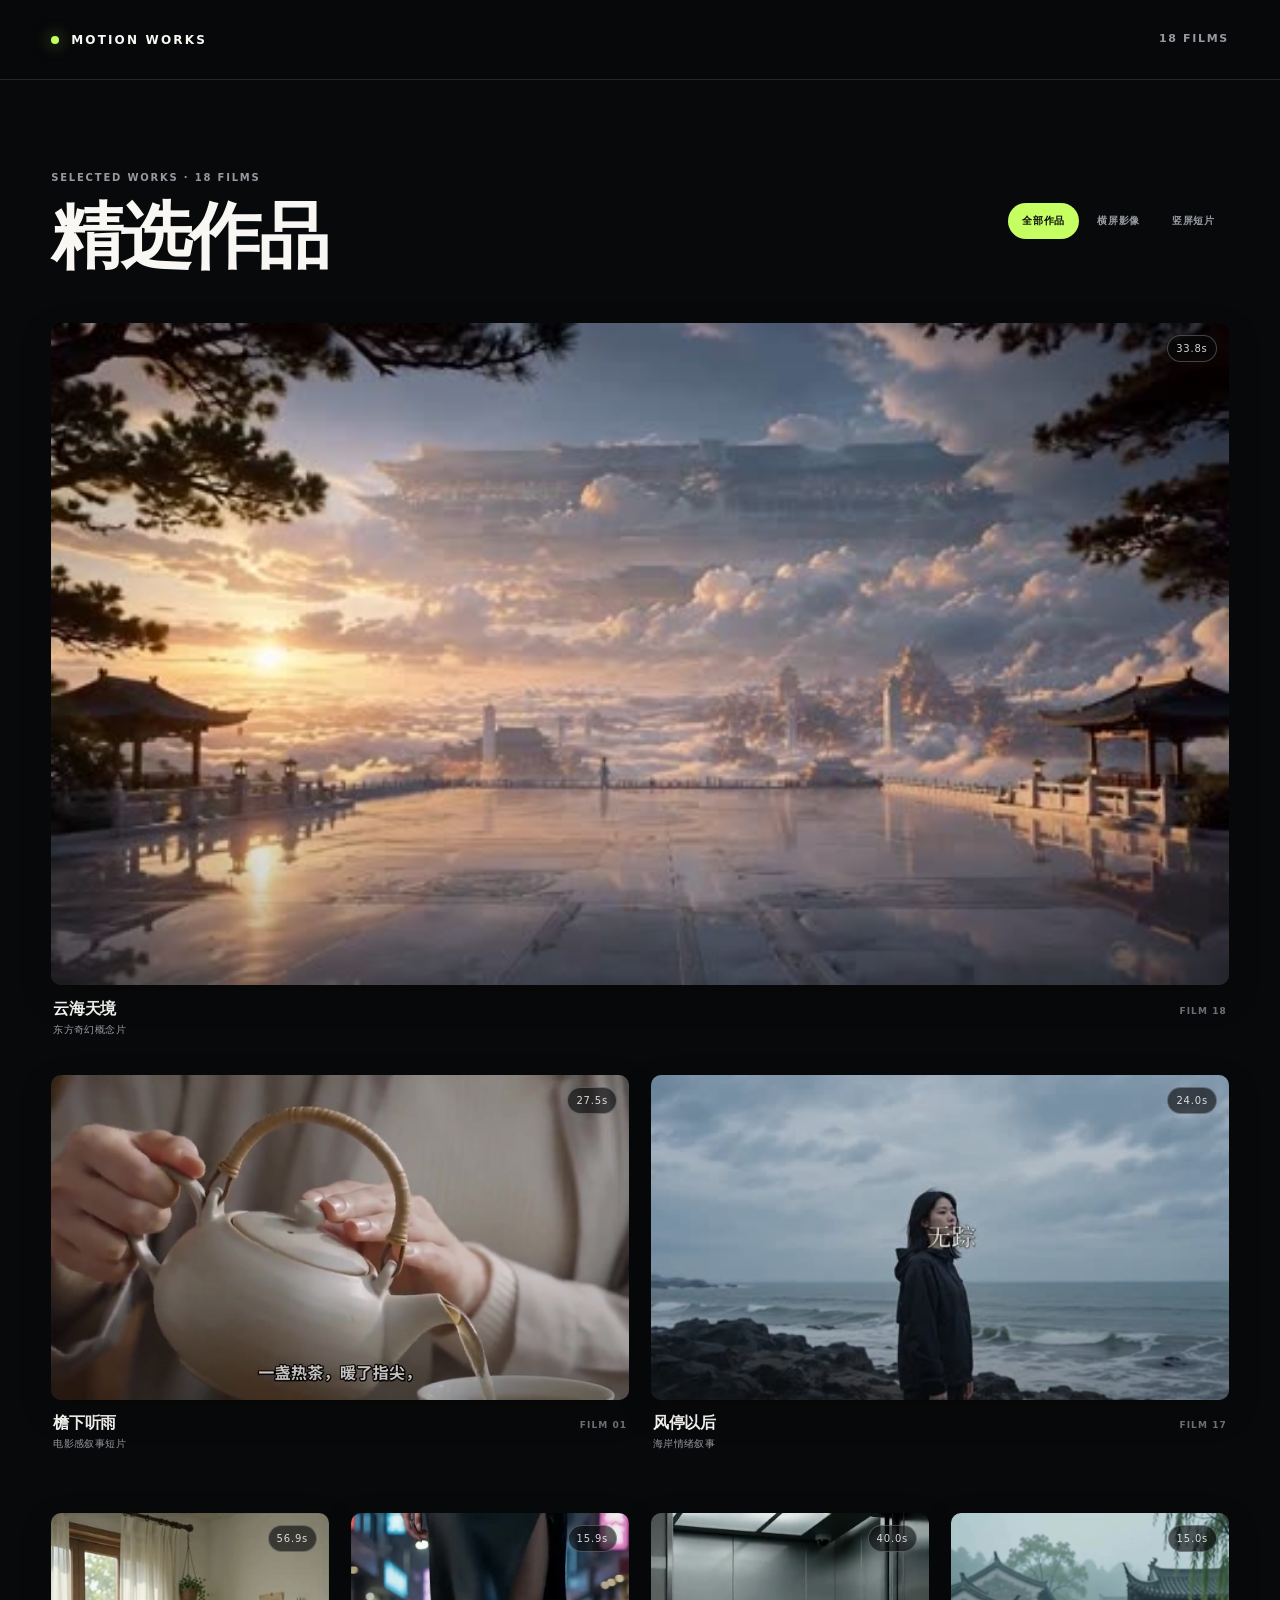
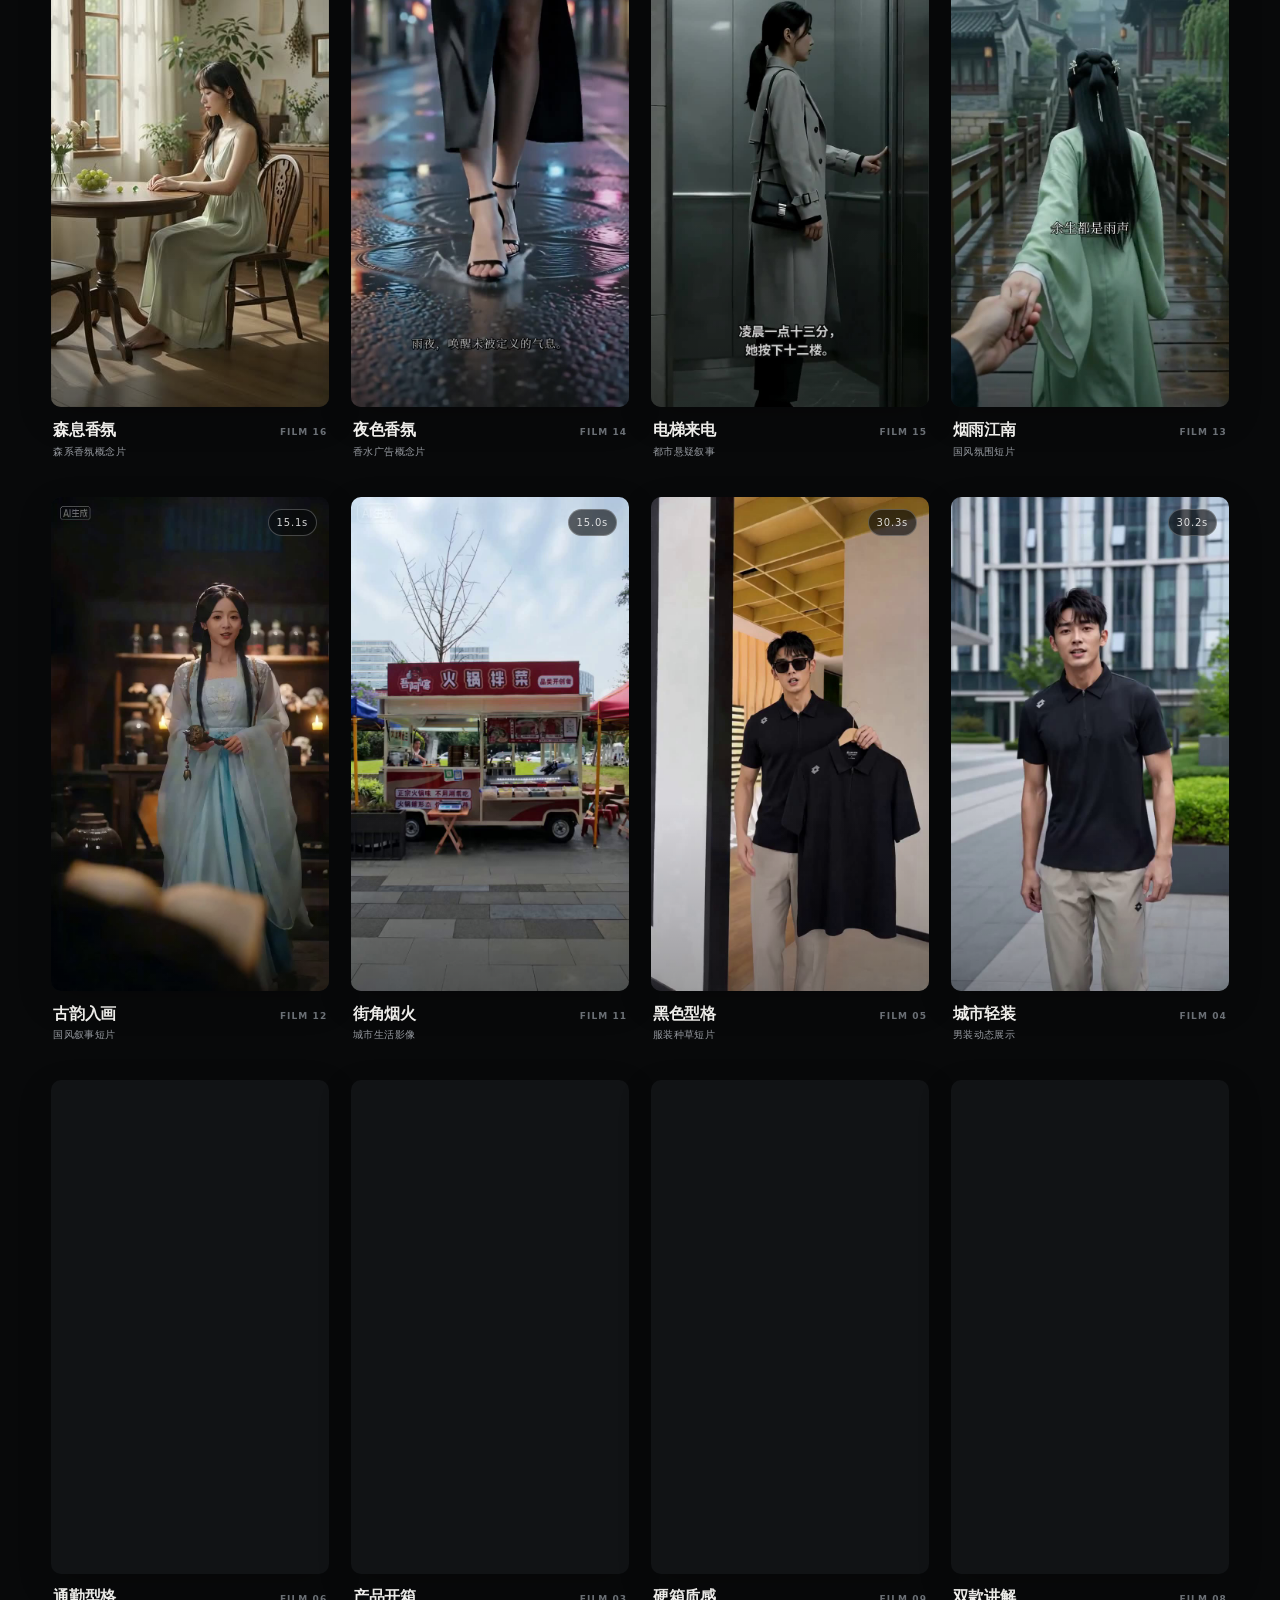
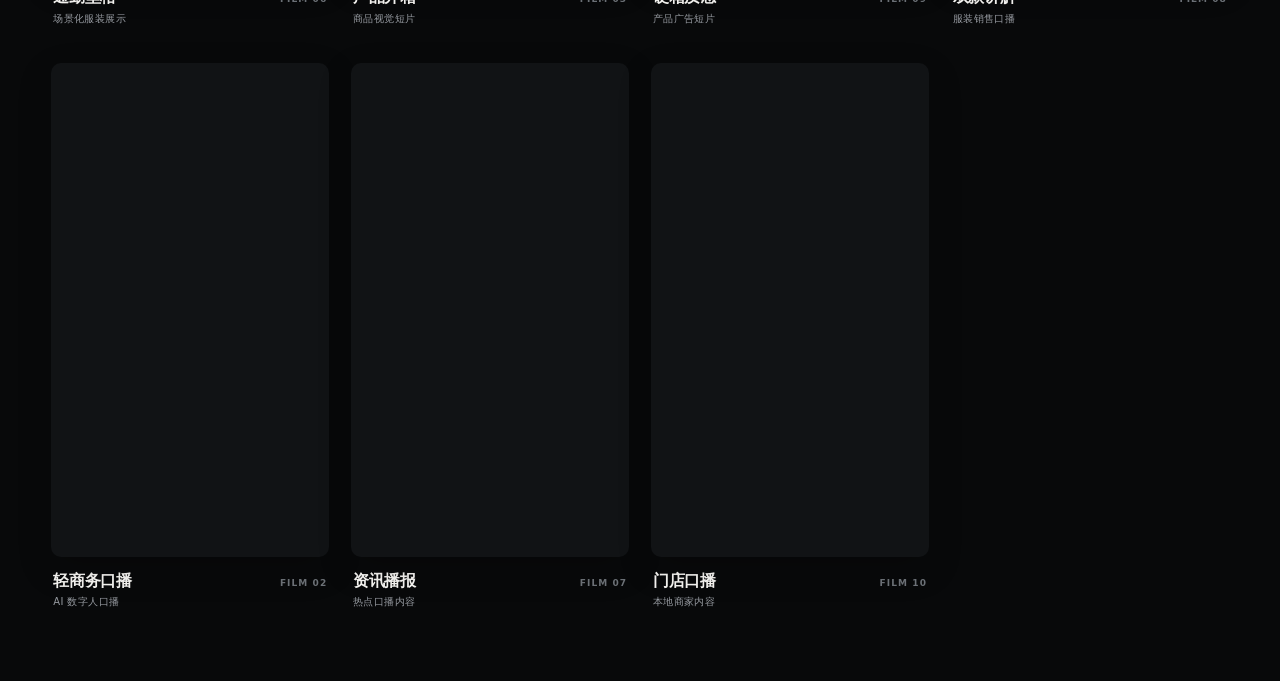
<file: index.html>
<!doctype html>
<html lang="zh-CN">
<head>
  <meta charset="UTF-8">
  <meta name="viewport" content="width=device-width, initial-scale=1, viewport-fit=cover">
  <meta name="theme-color" content="#050507">
  <meta name="color-scheme" content="dark">
  <meta name="format-detection" content="telephone=no">
  <meta name="description" content="精选 AI 影像、商品视觉与短视频作品，覆盖服装展示、商业口播、产品广告、城市影像与国风叙事。">
  <meta property="og:type" content="website">
  <meta property="og:site_name" content="Motion Works">
  <meta property="og:title" content="精选动态作品｜AI 视频作品集">
  <meta property="og:description" content="AI 影像、商品视觉与短视频精选作品。">
  <meta property="og:url" content="https://works.devs.surf/">
  <meta property="og:image" content="https://works.devs.surf/thumbnails/19_thumb.jpg?v=20260815-4">
  <meta name="twitter:card" content="summary_large_image">
  <meta name="twitter:title" content="精选动态作品｜AI 视频作品集">
  <meta name="twitter:description" content="AI 影像、商品视觉与短视频精选作品。">
  <meta name="twitter:image" content="https://works.devs.surf/thumbnails/19_thumb.jpg?v=20260815-4">
  <link rel="canonical" href="https://works.devs.surf/">
  <link rel="icon" href="favicon.svg" type="image/svg+xml">
  <link rel="preconnect" href="https://cdn.jsdelivr.net" crossorigin>
  <link rel="dns-prefetch" href="//cdn.jsdelivr.net">
  <link rel="preload" href="thumbnails/19_thumb.jpg?v=20260815-4" as="image" fetchpriority="high">
  <link rel="stylesheet" href="assets/styles.css?v=20260815-4">
  <link rel="stylesheet" href="assets/resilience.css?v=20260815-4">
  <link rel="stylesheet" href="assets/gallery.css?v=20260815-4">
  <title>精选动态作品｜AI 视频作品集</title>
</head>
<body>
  <div class="preloader" id="preloader" aria-hidden="true">
    <span class="preloader__mark">M</span>
    <span class="preloader__line"></span>
  </div>

  <div class="scroll-progress" id="scrollProgress" aria-hidden="true"></div>
  <div class="network-notice" id="networkNotice" role="status" aria-live="polite" hidden></div>

  <header class="site-header" id="siteHeader">
    <a class="wordmark" href="#top" aria-label="返回页面顶部">
      <span class="wordmark__dot"></span>
      <span>MOTION WORKS</span>
    </a>
    <div class="header-meta" aria-label="作品统计">
      <span id="headerCount">18 FILMS</span>
      <span class="header-meta__divider"></span>
      <span>VISUAL ARCHIVE</span>
    </div>
  </header>

  <main id="top">
    <section class="gallery-section" id="works" aria-labelledby="worksTitle">
      <div class="section-heading">
        <div>
          <p class="eyebrow">SELECTED WORKS · 18 FILMS</p>
          <h1 id="worksTitle">精选作品</h1>
        </div>
        <div class="filters" role="group" aria-label="按画幅筛选作品">
          <button class="filter is-active" type="button" data-filter="all" aria-pressed="true">全部作品</button>
          <button class="filter" type="button" data-filter="landscape" aria-pressed="false">横屏影像</button>
          <button class="filter" type="button" data-filter="portrait" aria-pressed="false">竖屏短片</button>
        </div>
      </div>

      <div class="gallery" id="gallery" aria-live="polite"></div>
      <p class="empty-state" id="emptyState" hidden>当前分类暂无作品。</p>
    </section>
  </main>

  <div class="player" id="player" role="dialog" aria-modal="true" aria-labelledby="playerTitle" aria-hidden="true">
    <div class="player__backdrop" data-close-player></div>
    <div class="player__shell">
      <header class="player__header">
        <div>
          <p class="player__index" id="playerIndex">FILM 01 / 18</p>
          <h2 id="playerTitle">MOTION 01</h2>
        </div>
        <button class="icon-button player__close" id="playerClose" type="button" aria-label="关闭播放器">
          <span></span><span></span>
        </button>
      </header>

      <div class="player__stage" id="playerStage">
        <div class="player__loading" id="playerLoading" aria-live="polite">
          <span></span>
          <p id="playerLoadingText">准备视频线路</p>
        </div>
        <video id="mainVideo" controls playsinline webkit-playsinline preload="metadata"></video>
        <div class="player__error" id="playerError" role="status" hidden>
          <p>当前线路加载较慢或连接失败。</p>
          <div class="player__actions">
            <button id="playerRetry" type="button">重新测速</button>
            <a id="playerOpenExternal" href="#" target="_blank" rel="noopener noreferrer" aria-disabled="true">单独打开视频</a>
          </div>
        </div>
      </div>

      <footer class="player__footer">
        <button class="player-nav" id="playerPrev" type="button" aria-label="播放上一个作品">
          <span>←</span><small>PREVIOUS</small>
        </button>
        <div class="player__meta">
          <span id="playerDuration">33.8 SEC</span>
          <span id="playerFormat">LANDSCAPE</span>
          <button class="player__quality" id="playerQuality" type="button">流畅</button>
        </div>
        <button class="player-nav player-nav--next" id="playerNext" type="button" aria-label="播放下一个作品">
          <small>NEXT</small><span>→</span>
        </button>
      </footer>
    </div>
  </div>

  <noscript><div class="noscript">请启用 JavaScript 以浏览和播放作品。</div></noscript>
  <script src="assets/data.js?v=20260815-5" defer></script>
  <script src="assets/app.js?v=20260815-4" defer></script>
  <script src="assets/resilience.js?v=20260815-4" defer></script>
</body>
</html>
</file>
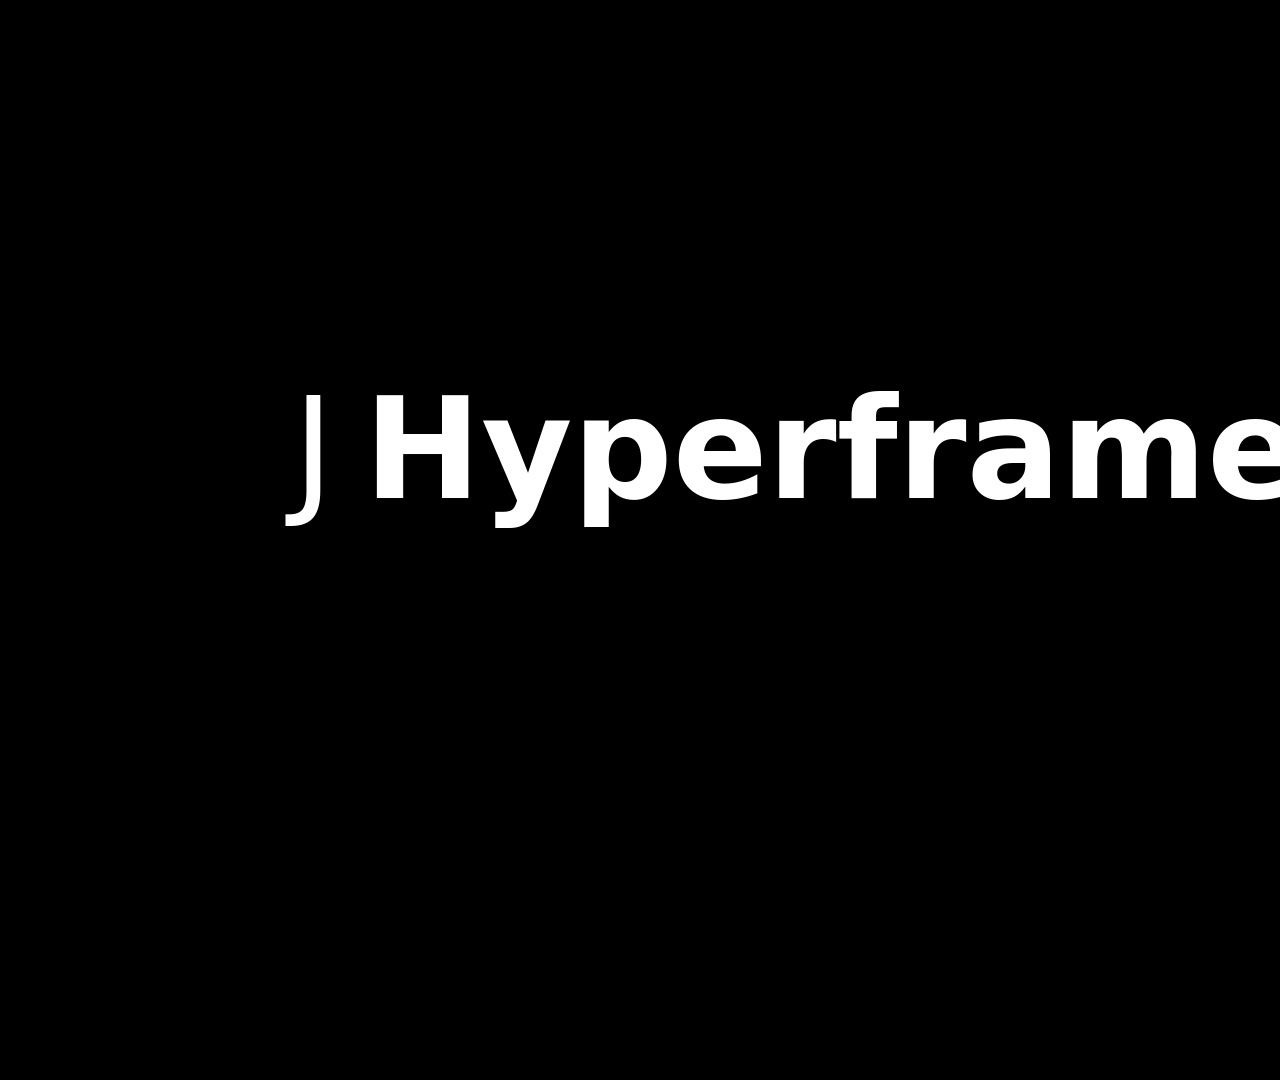
<file: .codex/skills/hyperframes-animation/examples/brand-reveal-assemble-zoom.html>
<!doctype html>
<html lang="en">
  <head>
    <meta charset="UTF-8" />
    <meta name="viewport" content="width=1920, height=1080" />
    <title>Scene 3 — Assembly Focus Reveal (hyperframes)</title>

    <!--
      HyperFrames composition.tsx.

      Choreography (5 phases, 5 seconds total):
        0.00 – 0.67s   "Just use" assembles in a discrete sequence (with hold)
        0.73 – 1.23s   Pink logo pops in with back.out elastic
        1.50 – 2.20s   "Just use" slides left + fades; container recenters around brand
        2.67 – 3.57s   Camera zooms 5.5× into the logo (scale + counter-translate)
        3.67 – 5.00s   Logo breathes (sine onUpdate, multiplicative on pop scale)

      Key differences :
        - Single paused GSAP timeline registered to window.__timelines["main"]
        - brandTextWidth measured via getBoundingClientRect after document.fonts.ready
        - HERO_FINAL_OFFSET_X derived from real measurement, not estimate
        - Breathing uses the onUpdate (multiplicative) form so it multiplies
          onto the pop scale, not a fromTo + yoyo which would overwrite the pop value
        - Three nested transform layers: zoom-scale → zoom-translate → recenter-shift
        - Logo is loaded from a static PNG asset
    -->

    <script src="https://cdn.jsdelivr.net/npm/gsap@3.14.2/dist/gsap.min.js"></script>

    <style>
      :root {
        --bg: #000000;
        --text-white: #ffffff;
        --pink: #e91e63;
      }
      * {
        margin: 0;
        padding: 0;
        box-sizing: border-box;
      }
      html,
      body {
        margin: 0;
        width: 1920px;
        height: 1080px;
        overflow: hidden;
        background: var(--bg);
        font-family: "Google Sans", "Roboto", Inter, system-ui, sans-serif;
        color: var(--text-white);
      }

      .stage {
        position: absolute;
        inset: 0;
        display: flex;
        align-items: center;
        justify-content: center;
        overflow: hidden;
      }

      /* Three nested transform layers (outer → inner) */
      .zoom-scale {
        transform-origin: center center;
        will-change: transform;
        display: flex;
        align-items: center;
        justify-content: center;
      }
      .zoom-translate {
        will-change: transform;
        display: flex;
        align-items: center;
        justify-content: center;
      }
      .recenter-shift {
        display: flex;
        align-items: center;
      }

      /* Companion text — fixed width to prevent assembly jitter */
      .companion {
        width: 600px;
        display: flex;
        justify-content: flex-end;
        margin-right: 30px;
        white-space: nowrap;
        color: var(--text-white);
        font-size: 140px;
        font-weight: 400;
        line-height: 1;
      }

      /* Brand group: text + hero icon */
      .brand-group {
        display: flex;
        align-items: center;
        gap: 20px;
      }
      .brand-text {
        color: var(--text-white);
        font-size: 140px;
        font-weight: 700;
        white-space: nowrap;
        line-height: 1;
      }
      .hero {
        display: flex;
        align-items: center;
        justify-content: center;
        width: 140px;
        height: 140px;
        /* initial scale(0) set by GSAP fromTo */
      }
      .hero .logo-mark {
        width: 100%;
        height: 100%;
        display: block;
      }

      /* Hidden probe used for text measurement */
      .measure-probe {
        position: absolute;
        left: -99999px;
        top: -99999px;
        visibility: hidden;
        white-space: pre;
      }
    </style>
  </head>
  <body>
    <div
      id="root"
      data-composition-id="main"
      data-start="0"
      data-duration="5"
      data-width="1920"
      data-height="1080"
    >
      <div
        class="stage clip"
        data-start="0"
        data-duration="5"
        data-track-index="1"
        id="brand-stage"
      >
        <div class="zoom-scale" data-layout-allow-overflow>
          <div class="zoom-translate">
            <div class="recenter-shift">
              <div class="companion">
                <span class="companion-text">J</span>
              </div>

              <div class="brand-group" data-layout-allow-overflow>
                <span class="brand-text">Hyperframes</span>
                <div class="hero">
                  <!-- Inline-SVG placeholder mark — swap for your logo image -->
                  <svg
                    class="logo-mark"
                    viewBox="0 0 100 100"
                    role="img"
                    aria-label="hyperframes logo"
                  >
                    <defs>
                      <linearGradient id="hfMark" x1="0" y1="0" x2="1" y2="1">
                        <stop offset="0" stop-color="#8b7bff" />
                        <stop offset="1" stop-color="#3ddc97" />
                      </linearGradient>
                    </defs>
                    <rect x="4" y="4" width="92" height="92" rx="22" fill="url(#hfMark)" />
                    <text
                      x="50"
                      y="63"
                      text-anchor="middle"
                      font-family="Inter, system-ui, sans-serif"
                      font-size="40"
                      font-weight="800"
                      fill="#fff"
                    >
                      HF
                    </text>
                  </svg>
                </div>
              </div>
            </div>
          </div>
        </div>
      </div>
    </div>

    <script>
      /* ================================================================
         CONSTANTS — composition dimensions baked in.
         ================================================================ */
      const W = 1920,
        H = 1080;
      const TOTAL_DURATION = 5.0;

      const COMPANION_WIDTH = 600;
      const COMPANION_GAP = 30; // margin-right on .companion
      const BRAND_FONT_SIZE = 140;
      const HERO_GAP = 20;
      const HERO_SIZE = 140;

      const TIMING = {
        // Phase 1: companion assembly
        textStart: 0.0,
        textEnd: 0.67,

        // Phase 2: hero pop
        popStart: 0.73,
        popDur: 0.5,

        // Phase 3: slide-out + recenter
        slideStart: 1.5,
        slideDur: 0.7,

        // Phase 4: zoom
        zoomStart: 2.67,
        zoomDur: 0.9,

        // Phase 5: breathing
        breathStart: 3.67,
      };

      const FINAL_RECENTER_OFFSET = -180; // pre-calculated, tuned for visual feel

      /* ================================================================
         DISCRETE TEXT SEQUENCE for the companion assembly.
         Converted from the source frame-based sequence to seconds at 30fps.
         ================================================================ */
      const SEQUENCE = [
        { t: 0.0, text: "J" },
        { t: 0.07, text: "Jus" },
        { t: 0.13, text: "Just" },
        { t: 0.27, text: "Just" }, // hold for pacing
        { t: 0.4, text: "Just u" },
        { t: 0.53, text: "Just us" },
        { t: 0.67, text: "Just use" },
      ];

      /* ================================================================
         TIMELINE — built synchronously so HyperFrames can seek it.
         ================================================================ */
      window.__timelines = window.__timelines || {};
      const tl = gsap.timeline({ paused: true });
      window.__timelines["main"] = tl;

      {
        /* Measure the brand text width with a hidden DOM probe. */
        const probe = document.createElement("span");
        probe.className = "measure-probe";
        probe.style.font = `700 ${BRAND_FONT_SIZE}px "Google Sans", "Roboto", Inter, system-ui, sans-serif`;
        probe.style.whiteSpace = "pre";
        probe.style.lineHeight = "1";
        probe.textContent = "Hyperframes"; // MUST match the rendered .brand-text casing
        document.body.appendChild(probe);
        const brandTextWidth = probe.getBoundingClientRect().width;
        probe.remove();

        /* Derive the hero's post-Phase-3 offset from viewport center.
           baseHeroOffset = (C + G + B + L) / 2     <- heroSize cancels out
           HERO_FINAL_OFFSET_X = baseHeroOffset + FINAL_RECENTER_OFFSET */
        const baseHeroOffset = (COMPANION_WIDTH + COMPANION_GAP + brandTextWidth + HERO_GAP) / 2;
        const HERO_FINAL_OFFSET_X = baseHeroOffset + FINAL_RECENTER_OFFSET;

        /* ============================================================
           PHASE 1: Discrete companion assembly
           ============================================================ */
        const textEl = document.querySelector(".companion-text");

        for (const entry of SEQUENCE) {
          tl.set(textEl, { textContent: entry.text }, entry.t);
        }

        /* ============================================================
           PHASE 2: Hero pops in (elastic)
           ============================================================ */
        tl.fromTo(
          ".hero",
          { scale: 0 },
          {
            scale: 1,
            duration: TIMING.popDur,
            ease: "back.out(2)", // spring(stiffness:200, damping:12)
          },
          TIMING.popStart,
        );

        /* ============================================================
           PHASE 3: Companion exit + container recenter
           Two concurrent tweens at the same timeline position.
           ============================================================ */
        tl.to(
          ".companion",
          {
            opacity: 0,
            x: -80,
            duration: TIMING.slideDur,
            ease: "power3.out", // spring(stiffness:100, damping:20)
          },
          TIMING.slideStart,
        );

        tl.to(
          ".recenter-shift",
          {
            x: FINAL_RECENTER_OFFSET,
            duration: TIMING.slideDur,
            ease: "power3.out",
          },
          TIMING.slideStart,
        );

        /* ============================================================
           PHASE 4: Zoom — scale (outer) + counter-translate (middle) + brand text exits.
           ============================================================ */
        tl.to(
          ".zoom-scale",
          {
            scale: 5.5,
            duration: TIMING.zoomDur,
            ease: "power2.out", // spring(stiffness:80, damping:20, mass:1.5)
          },
          TIMING.zoomStart,
        );

        tl.to(
          ".zoom-translate",
          {
            x: -HERO_FINAL_OFFSET_X,
            y: 0,
            duration: TIMING.zoomDur,
            ease: "power2.out",
          },
          TIMING.zoomStart,
        );

        // Brand text fades out + slides left so the logo gets all the zoom space.
        tl.to(
          ".brand-text",
          {
            opacity: 0,
            x: -600,
            duration: TIMING.zoomDur * 0.4,
            ease: "power2.out",
          },
          TIMING.zoomStart,
        );

        /* ============================================================
           PHASE 5: Breathing — onUpdate so it MULTIPLIES on the hero's
           final pop scale, doesn't overwrite it.
           ============================================================ */
        const heroEl = document.querySelector(".hero");
        const HERO_FINAL_SCALE = 1.0;
        const SCALE_PERIOD = 1.5; // seconds per cycle
        const SCALE_AMP = 0.04;
        const ROTATE_AMP = 2;

        const breathDur = TOTAL_DURATION - TIMING.breathStart;

        tl.to(
          { tick: 0 },
          {
            tick: 1,
            duration: breathDur,
            ease: "none",
            onUpdate: function () {
              const idleTime = Math.max(0, tl.time() - TIMING.breathStart);
              const omega = (idleTime / SCALE_PERIOD) * Math.PI * 2;
              gsap.set(heroEl, {
                scale: HERO_FINAL_SCALE * (1 + Math.sin(omega) * SCALE_AMP),
                rotation: Math.sin(omega) * ROTATE_AMP,
              });
            },
          },
          TIMING.breathStart,
        );
      }
    </script>
  </body>
</html>
</file>
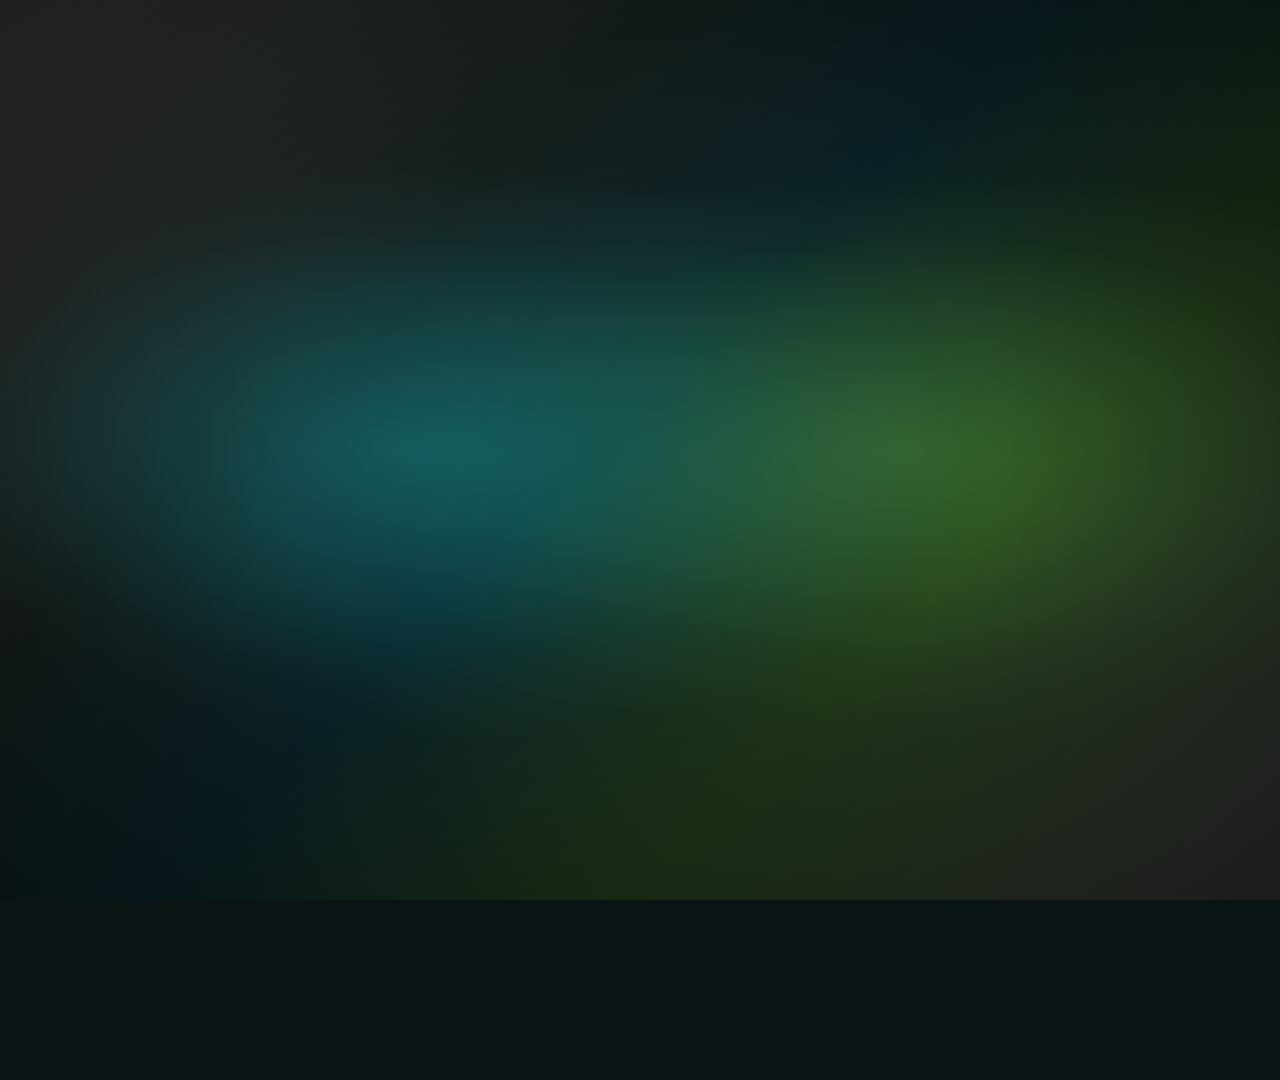
<file: .codex/skills/hyperframes-animation/examples/comparison-split-cards.html>
<!doctype html>
<html lang="en">
  <head>
    <meta charset="UTF-8" />
    <meta name="viewport" content="width=1920, height=1080" />
    <title>Scene 09 — Split Comparison Reveal</title>

    <!--
      HyperFrames composition.tsx.

      Choreography (3 phases, 5 seconds total):
        0.17 – 0.83s   Title slides down from top: "Build Video With HyperFrames"
        0.50 – 1.83s   Left card "HTML Composition" enters from left (+16° rotateY)
        0.83 – 1.83s   Right card "Render Pipeline" enters from right (-16° rotateY)
        1.67 – 2.17s   Left pill badge "Seekable Timeline" pops in with back.out(1.7)
        2.00 – 2.50s   Right pill badge "Render Ready" pops in
        0 – 5.00s      Continuous floating: cards y ±6 px / rotation ±1° (phase-opposed)
                       Badges y ±5 px (slow shared sine)
          and .card-tilt (static rotateY + float rotation) so entry and float
          don't fight on the same alias
        - All continuous floating consolidated into one shared scene-ticker onUpdate
          (6 gsap.set calls per frame, batched by the browser)
        - Phase offset Math.PI between the two cards' floats — opposed breathing
        - Card images are HyperFrames workflow mockups (no asset files needed)
        - Ambient dual-glow via two radial-gradients in a single overlay
    -->

    <script src="https://cdn.jsdelivr.net/npm/gsap@3.14.2/dist/gsap.min.js"></script>

    <style>
      :root {
        --bg-dark: #0a1415;
        --text-primary: #ffffff;
        --text-secondary: rgba(255, 255, 255, 0.65);
        --brand-cyan: #18d9e8;
        --brand-cyan-glow: rgba(24, 217, 232, 1);
        --brand-green: #7bea5a;
        --brand-green-glow: rgba(123, 234, 90, 1);
        --glass-bg: rgba(255, 255, 255, 0.08);
        --border: rgba(255, 255, 255, 0.12);
      }
      * {
        margin: 0;
        padding: 0;
        box-sizing: border-box;
      }
      html,
      body {
        margin: 0;
        width: 1920px;
        height: 1080px;
        overflow: hidden;
        background: var(--bg-dark);
        font-family:
          "Inter",
          system-ui,
          -apple-system,
          sans-serif;
        color: var(--text-primary);
      }

      .stage {
        position: absolute;
        inset: 0;
        overflow: hidden;
      }

      /* ============================================================
         BACKGROUND
         ============================================================ */
      .bg {
        position: absolute;
        inset: 0;
        background:
          radial-gradient(ellipse at 35% 50%, rgba(24, 217, 232, 0.2), transparent 45%),
          radial-gradient(ellipse at 72% 50%, rgba(123, 234, 90, 0.16), transparent 45%),
          linear-gradient(135deg, #3a3a3a 0%, #17211f 30%, #0b2328 48%, #1f3518 70%, #343434 100%);
      }

      /* ============================================================
         TITLE
         ============================================================ */
      .title {
        position: absolute;
        top: 60px;
        left: 50%;
        transform: translateX(-50%);
        font-size: 88px;
        font-weight: 700;
        color: var(--text-primary);
        text-align: center;
        letter-spacing: 0;
        white-space: nowrap;
        will-change: transform, opacity;
        /* initial opacity 0 + y -40 set via gsap.set */
      }
      .title .accent {
        color: var(--brand-cyan);
        text-shadow: 0 0 34px rgba(24, 217, 232, 0.28);
      }

      /* ============================================================
         CARDS ROW
         ============================================================ */
      .cards-row {
        position: absolute;
        top: 50%;
        left: 50%;
        transform: translate(-50%, -50%);
        display: flex;
        gap: 76px;
        padding-top: 30px;
        perspective: 980px;
        perspective-origin: 50% 42%;
        transform-style: preserve-3d;
      }

      /* Two nested wrappers per card */
      .card {
        transform-style: preserve-3d;
      }
      .card-pos {
        perspective: 980px;
        perspective-origin: 50% 45%;
        transform-style: preserve-3d;
        will-change: transform, opacity;
        /* initial x/scale/opacity set via gsap.set */
      }
      .card-tilt {
        transform-style: preserve-3d;
        will-change: transform;
        /* initial rotationY set via gsap.set */
      }
      .card-content {
        width: 720px;
        transform-style: preserve-3d;
      }
      .card-image {
        width: 100%;
        height: 500px;
        border-radius: 24px;
        overflow: hidden;
        border: 1px solid var(--border);
        position: relative;
        transform: translateZ(0) rotateX(0.01deg);
        backface-visibility: hidden;
      }
      .card-left .card-tilt {
        transform-origin: 100% 50%;
      }
      .card-right .card-tilt {
        transform-origin: 0% 50%;
      }
      .card-label {
        margin-top: 26px;
        text-align: center;
        font-size: 54px;
        font-weight: 700;
        color: var(--text-primary);
        transform: translateZ(34px);
        text-shadow: 0 0 30px rgba(24, 217, 232, 0.16);
      }
      .card-subtitle {
        margin-top: 8px;
        text-align: center;
        font-size: 24px;
        color: var(--text-secondary);
        transform: translateZ(26px);
      }

      /* Left card: shadow falls right (positive x in box-shadow = right) */
      .card-left .card-image {
        box-shadow:
          30px 30px 60px rgba(0, 0, 0, 0.45),
          0 0 60px rgba(24, 217, 232, 0.2);
      }
      /* Right card: shadow falls left */
      .card-right .card-image {
        box-shadow:
          -30px 30px 60px rgba(0, 0, 0, 0.45),
          0 0 60px rgba(123, 234, 90, 0.2);
      }

      /* ============================================================
         CARD IMAGE PLACEHOLDERS (mock UI)
         ============================================================ */
      /* Left card — HTML Composition: gradient + timed clip grid */
      .card-left .card-image {
        background: linear-gradient(
          135deg,
          rgba(12, 38, 42, 0.96) 0%,
          rgba(18, 66, 63, 0.9) 52%,
          rgba(32, 57, 38, 0.94) 100%
        );
      }
      .mock-templates {
        position: absolute;
        inset: 0;
        padding: 56px 66px;
        display: grid;
        grid-template-columns: repeat(3, 1fr);
        grid-template-rows: repeat(2, 1fr);
        gap: 22px;
        opacity: 0.22;
      }
      .mock-thumb {
        background: linear-gradient(135deg, rgba(24, 217, 232, 0.2), rgba(123, 234, 90, 0.08));
        border-radius: 14px;
        border: 1px solid rgba(255, 255, 255, 0.1);
        display: flex;
        align-items: flex-end;
        justify-content: flex-start;
        padding: 14px;
        transform: translateZ(18px);
        box-shadow: 0 14px 30px rgba(0, 0, 0, 0.18);
      }
      .mock-thumb .label {
        font-size: 18px;
        font-weight: 600;
        color: rgba(255, 255, 255, 0.8);
      }

      /* Right card — Render Pipeline: validation rows */
      .card-right .card-image {
        background: linear-gradient(
          135deg,
          rgba(23, 45, 34, 0.96) 0%,
          rgba(17, 70, 73, 0.9) 50%,
          rgba(38, 57, 45, 0.94) 100%
        );
      }
      .mock-team {
        position: absolute;
        inset: 0;
        padding: 66px 72px;
        display: flex;
        flex-direction: column;
        gap: 20px;
        justify-content: center;
        opacity: 0.24;
      }
      .mock-row {
        display: flex;
        align-items: center;
        gap: 14px;
        padding: 15px 20px;
        background: rgba(255, 255, 255, 0.06);
        border-radius: 12px;
        border: 1px solid rgba(255, 255, 255, 0.08);
        transform: translateZ(18px);
        box-shadow: 0 14px 30px rgba(0, 0, 0, 0.18);
      }
      .mock-avatar {
        width: 44px;
        height: 44px;
        border-radius: 50%;
        flex-shrink: 0;
        background: linear-gradient(135deg, var(--brand-green), var(--brand-cyan));
      }
      .mock-avatar.purple {
        background: linear-gradient(135deg, var(--brand-cyan), #38bdf8);
      }
      .mock-avatar.green {
        background: linear-gradient(135deg, var(--brand-green), var(--brand-cyan));
      }
      .mock-avatar.orange {
        background: linear-gradient(135deg, #facc15, var(--brand-green));
      }
      .mock-row .name {
        font-size: 22px;
        font-weight: 600;
        color: rgba(255, 255, 255, 0.85);
      }
      .mock-row .status {
        margin-left: auto;
        font-size: 16px;
        color: var(--brand-green);
      }

      /* ============================================================
         FLOATING BADGES
         ============================================================ */
      .badge {
        display: flex;
        align-items: center;
        gap: 12px;
        padding: 14px 22px;
        border-radius: 999px;
        background-color: var(--glass-bg);
        backdrop-filter: blur(10px);
        -webkit-backdrop-filter: blur(10px);
        will-change: transform, opacity;
        z-index: 50;
      }
      .badge-left {
        border: 1px solid rgba(24, 217, 232, 0.4);
        box-shadow: 0 0 30px rgba(24, 217, 232, 0.35);
      }
      .badge-right {
        border: 1px solid rgba(123, 234, 90, 0.4);
        box-shadow: 0 0 30px rgba(123, 234, 90, 0.35);
      }
      .badge-icon-wrap {
        width: 36px;
        height: 36px;
        border-radius: 50%;
        display: flex;
        align-items: center;
        justify-content: center;
        color: var(--bg-dark);
        flex-shrink: 0;
      }
      .badge-left .badge-icon-wrap {
        background-color: var(--brand-cyan);
      }
      .badge-right .badge-icon-wrap {
        background-color: var(--brand-green);
      }
      .badge-label {
        font-size: 24px;
        font-weight: 600;
        color: var(--text-primary);
        white-space: nowrap;
      }

      /* ============================================================
         AMBIENT GLOW + VIGNETTE
         ============================================================ */
      .ambient-glow {
        position: absolute;
        inset: 0;
        background:
          radial-gradient(ellipse at 30% 50%, var(--brand-cyan-glow) 0%, transparent 35%),
          radial-gradient(ellipse at 70% 50%, var(--brand-green-glow) 0%, transparent 35%);
        opacity: 0.13;
        pointer-events: none;
      }
      .vignette {
        position: absolute;
        inset: 0;
        background: radial-gradient(ellipse at center, transparent 40%, rgba(0, 0, 0, 0.45) 100%);
        pointer-events: none;
        z-index: 400;
      }
    </style>
  </head>
  <body>
    <div
      id="root"
      data-composition-id="main"
      data-start="0"
      data-duration="5"
      data-width="1920"
      data-height="1080"
    >
      <div
        class="stage clip"
        data-start="0"
        data-duration="5"
        data-track-index="1"
        id="scene-stage"
      >
        <div class="bg"></div>

        <!-- Title -->
        <div class="title" id="title">Build Video With <span class="accent">HyperFrames</span></div>

        <!-- Cards row -->
        <div class="cards-row">
          <!-- Left card: HTML Composition -->
          <div class="card card-left" id="card-left">
            <div class="card-pos">
              <div class="card-tilt">
                <div class="card-content">
                  <div class="card-image">
                    <div class="mock-templates">
                      <div class="mock-thumb"><span class="label">HTML</span></div>
                      <div class="mock-thumb"><span class="label">CSS</span></div>
                      <div class="mock-thumb"><span class="label">GSAP</span></div>
                      <div class="mock-thumb"><span class="label">Audio</span></div>
                      <div class="mock-thumb"><span class="label">Captions</span></div>
                      <div class="mock-thumb"><span class="label">Assets</span></div>
                    </div>
                  </div>
                  <div class="card-label">HTML Composition</div>
                  <div class="card-subtitle">Timed DOM clips, media, and motion</div>
                </div>
              </div>
            </div>
          </div>

          <!-- Right card: Render Pipeline -->
          <div class="card card-right" id="card-right">
            <div class="card-pos">
              <div class="card-tilt">
                <div class="card-content">
                  <div class="card-image">
                    <div class="mock-team">
                      <div class="mock-row">
                        <div class="mock-avatar purple"></div>
                        <span class="name">Register timeline</span>
                        <span class="status">● seekable</span>
                      </div>
                      <div class="mock-row">
                        <div class="mock-avatar green"></div>
                        <span class="name">Validate layout</span>
                        <span class="status">● clean</span>
                      </div>
                      <div class="mock-row">
                        <div class="mock-avatar orange"></div>
                        <span class="name">Render frames</span>
                        <span class="status">● stable</span>
                      </div>
                      <div class="mock-row">
                        <div class="mock-avatar"></div>
                        <span class="name">Publish MP4</span>
                        <span class="status">● ready</span>
                      </div>
                    </div>
                  </div>
                  <div class="card-label">Render Pipeline</div>
                  <div class="card-subtitle">Preview, check, render, publish</div>
                </div>
              </div>
            </div>
          </div>
        </div>

        <!-- Floating badges -->
        <div class="badge badge-left" id="badge-left">
          <div class="badge-icon-wrap">
            <svg
              width="18"
              height="18"
              viewBox="0 0 24 24"
              fill="none"
              stroke="currentColor"
              stroke-width="2"
              stroke-linecap="round"
              stroke-linejoin="round"
              aria-hidden="true"
            >
              <path d="M12 2L2 7L12 12L22 7L12 2Z" />
              <path d="M2 17L12 22L22 17" />
              <path d="M2 12L12 17L22 12" />
            </svg>
          </div>
          <span class="badge-label">Seekable Timeline</span>
        </div>

        <div class="badge badge-right" id="badge-right">
          <div class="badge-icon-wrap">
            <svg
              width="18"
              height="18"
              viewBox="0 0 24 24"
              fill="none"
              stroke="currentColor"
              stroke-width="2"
              stroke-linecap="round"
              stroke-linejoin="round"
              aria-hidden="true"
            >
              <path d="M17 21V19C17 16.7909 15.2091 15 13 15H5C2.79086 15 1 16.7909 1 19V21" />
              <circle cx="9" cy="7" r="4" />
              <path d="M23 21V19C22.9986 17.1771 21.765 15.5857 20 15.13" />
              <path
                d="M16 3.13C17.7699 3.58317 19.0078 5.17799 19.0078 7.005C19.0078 8.83201 17.7699 10.4268 16 10.88"
              />
            </svg>
          </div>
          <span class="badge-label">Render Ready</span>
        </div>

        <div class="ambient-glow"></div>
      </div>

      <div class="vignette"></div>
    </div>

    <script>
      /* ================================================================
         CONSTANTS
         ================================================================ */
      const W = 1920,
        H = 1080;
      const TOTAL_DUR = 5.0;

      const TIMING = {
        // Phase 1: title
        titleAt: 0.17,
        titleDur: 0.67,

        // Phase 2: cards
        leftAt: 0.5,
        rightAt: 0.83,
        entryDur: 0.7,
        slideDist: 100,
        baseTilt: 18,

        // Phase 3: badges
        badgeLeftAt: 1.67,
        badgeRightAt: 2.0,
        badgeEntryDur: 0.5,

        // Continuous float
        floatYSpeed: 0.02 * 30, // = 0.6 rad/sec
        floatYAmp: 6,
        floatRSpeed: 0.015 * 30, // = 0.45 rad/sec
        floatRAmp: 1,
        badgeYSpeed: 0.025 * 30, // = 0.75 rad/sec
        badgeYAmp: 5,
      };

      /* ================================================================
         BADGE POSITIONS — set via CSS left/top once (not tweened)
         ================================================================ */
      const badgeLeftEl = document.getElementById("badge-left");
      const badgeRightEl = document.getElementById("badge-right");
      badgeLeftEl.style.left = W * 0.12 + "px"; // 230 px
      badgeLeftEl.style.top = H * 0.35 + "px"; // 378 px
      badgeLeftEl.style.position = "absolute";
      badgeRightEl.style.left = W * 0.75 + "px"; // 1440 px
      badgeRightEl.style.top = H * 0.38 + "px"; // 410 px
      badgeRightEl.style.position = "absolute";

      /* ================================================================
         INITIAL STATES (via gsap.set, before the timeline runs)
         ================================================================ */
      gsap.set("#title", { opacity: 0, y: -40 });

      gsap.set("#card-left  .card-pos", { x: -TIMING.slideDist, scale: 0.8, opacity: 0, y: 0 });
      gsap.set("#card-right .card-pos", { x: TIMING.slideDist, scale: 0.8, opacity: 0, y: 0 });
      gsap.set("#card-left  .card-tilt", { rotationY: TIMING.baseTilt });
      gsap.set("#card-right .card-tilt", { rotationY: -TIMING.baseTilt });

      gsap.set(["#badge-left", "#badge-right"], { scale: 0, opacity: 0, y: 0 });

      /* ================================================================
         TIMELINE
         ================================================================ */
      window.__timelines = window.__timelines || {};
      const tl = gsap.timeline({ paused: true });
      window.__timelines["main"] = tl;

      /* ----------------------------------------------------------------
         PHASE 1: Title slides down
         ---------------------------------------------------------------- */
      tl.to(
        "#title",
        {
          opacity: 1,
          y: 0,
          duration: TIMING.titleDur,
          ease: "power3.out", // spring(stiffness:100, damping:16)
        },
        TIMING.titleAt,
      );

      /* ----------------------------------------------------------------
         PHASE 2: Cards enter from opposite sides
         ---------------------------------------------------------------- */
      tl.to(
        "#card-left .card-pos",
        {
          x: 0,
          scale: 1,
          opacity: 1,
          duration: TIMING.entryDur,
          ease: "power3.out",
        },
        TIMING.leftAt,
      );

      tl.to(
        "#card-right .card-pos",
        {
          x: 0,
          scale: 1,
          opacity: 1,
          duration: TIMING.entryDur,
          ease: "power3.out",
        },
        TIMING.rightAt,
      );

      /* ----------------------------------------------------------------
         PHASE 3: Badges pop in
         ---------------------------------------------------------------- */
      tl.to(
        "#badge-left",
        {
          scale: 1,
          opacity: 1,
          duration: TIMING.badgeEntryDur,
          ease: "back.out(1.7)",
        },
        TIMING.badgeLeftAt,
      );

      tl.to(
        "#badge-right",
        {
          scale: 1,
          opacity: 1,
          duration: TIMING.badgeEntryDur,
          ease: "back.out(1.7)",
        },
        TIMING.badgeRightAt,
      );

      /* ----------------------------------------------------------------
         CONTINUOUS FLOATING — shared scene-ticker onUpdate
         Six gsap.set calls per frame, batched by the browser.
         ---------------------------------------------------------------- */
      const leftPos = document.querySelector("#card-left  .card-pos");
      const rightPos = document.querySelector("#card-right .card-pos");
      const leftTilt = document.querySelector("#card-left  .card-tilt");
      const rightTilt = document.querySelector("#card-right .card-tilt");

      tl.to(
        { tick: 0 },
        {
          tick: 1,
          duration: TOTAL_DUR,
          ease: "none",
          onUpdate: function () {
            const t = tl.time();
            // Cards float in opposition (phase π apart).
            const lY = Math.sin(t * TIMING.floatYSpeed) * TIMING.floatYAmp;
            const lR = Math.sin(t * TIMING.floatRSpeed) * TIMING.floatRAmp;
            const rY = Math.sin(t * TIMING.floatYSpeed + Math.PI) * TIMING.floatYAmp;
            const rR = Math.sin(t * TIMING.floatRSpeed + Math.PI) * TIMING.floatRAmp;
            gsap.set(leftPos, { y: lY });
            gsap.set(rightPos, { y: rY });
            gsap.set(leftTilt, { rotationY: TIMING.baseTilt + lR });
            gsap.set(rightTilt, { rotationY: -TIMING.baseTilt + rR });

            // Badges — small shared y oscillation.
            const bY = Math.sin(t * TIMING.badgeYSpeed) * TIMING.badgeYAmp;
            gsap.set(badgeLeftEl, { y: bY });
            gsap.set(badgeRightEl, { y: bY });
          },
        },
        0,
      );
    </script>
  </body>
</html>
</file>
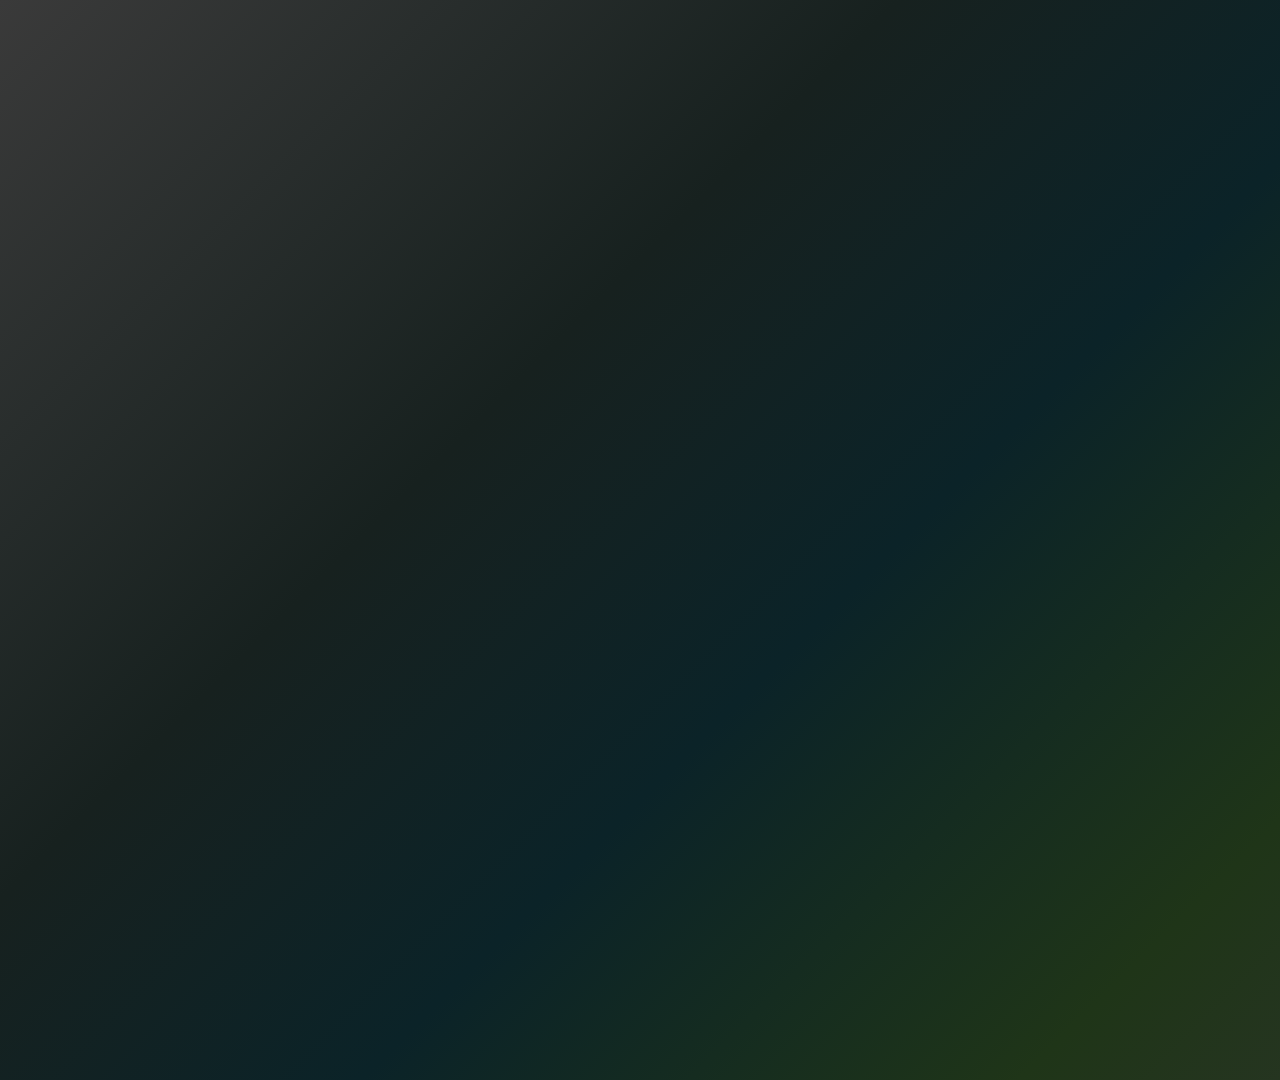
<file: .codex/skills/hyperframes-animation/examples/concept-demo-decode-pan.html>
<!doctype html>
<html lang="en">
  <head>
    <meta charset="UTF-8" />
    <meta name="viewport" content="width=1920, height=1080" />
    <title>Scene 7 — HyperFrames Decrypt Pan Track</title>

    <!--
      HyperFrames composition.tsx.

      Choreography (4 phases, 7 seconds total):
        0.0 – 0.7s   Shot 1 static text fades in + rises ("HyperFrames renders")
        0.7 – 1.6s   Hacker-flip decodes the accent word ("video")
        2.8 – 3.5s   Horizontal pan to Shot 2 with parallax exit + scale-in
        3.7 – 6.1s   Cursor-tracked typing: "HTML, CSS and JS become MP4"
          (NOT @the source/layout-utils, NOT a charWidthRatio constant)
        - Bar width pre-allocated from the full text — never tweened
        - Camera follows cursor by tweening the strip's `x`, with a piecewise
          Math.min(initialOffset, trackingOffset) for the two-phase camera
        - Hacker-flip glyph flicker via deterministic int hash, not Math.random
    -->

    <script src="https://cdn.jsdelivr.net/npm/gsap@3.14.2/dist/gsap.min.js"></script>

    <style>
      :root {
        --bg: linear-gradient(
          135deg,
          #3a3a3a 0%,
          #17211f 30%,
          #0b2328 48%,
          #1f3518 70%,
          #343434 100%
        );
        --text-dark: #f8fafc;
        --text-highlight: #18d9e8;
        --text-highlight-2: #7bea5a;
        --search-bg: rgba(14, 24, 23, 0.82);
        --cursor: #7bea5a;
      }

      * {
        margin: 0;
        padding: 0;
        box-sizing: border-box;
      }
      html,
      body {
        margin: 0;
        width: 1920px;
        height: 1080px;
        overflow: hidden;
        background: var(--bg);
        font-family:
          "Inter",
          system-ui,
          -apple-system,
          sans-serif;
        color: var(--text-dark);
      }

      .viewport {
        position: absolute;
        inset: 0;
        overflow: hidden;
      }
      .strip {
        display: flex;
        height: 100%;
        will-change: transform;
      }
      .shot {
        width: 1920px;
        height: 100%;
        position: relative;
        flex-shrink: 0;
      }

      /* ============================================================
         SHOT 1 — "HyperFrames renders video"
         ============================================================ */
      .shot1-content {
        position: absolute;
        inset: 0;
        display: flex;
        align-items: center;
        justify-content: center;
        opacity: 0; /* GSAP fromTo fades in */
      }
      .shot1-row {
        display: flex;
        align-items: baseline;
        gap: 0.4em;
        font-size: 130px;
      }
      .shot1-static {
        font-weight: 500;
        color: var(--text-dark);
        text-shadow: 0 0 36px rgba(24, 217, 232, 0.18);
      }
      .shot1-accent {
        font-weight: 700;
        display: flex;
        perspective: 800px; /* required for the per-glyph rotateX */
      }
      .flip-glyph {
        position: relative;
        display: inline-block;
        min-width: 0;
      }
      .flip-glyph.space {
        min-width: 0.4em;
      }
      .flip-glyph .ghost {
        opacity: 0;
      }
      .flip-glyph .anim {
        position: absolute;
        left: 0;
        top: 0;
        width: 100%;
        color: var(--text-highlight);
        background: linear-gradient(135deg, var(--text-highlight) 0%, var(--text-highlight-2) 100%);
        -webkit-background-clip: text;
        background-clip: text;
        -webkit-text-fill-color: transparent;
        filter: drop-shadow(0 0 24px rgba(24, 217, 232, 0.32))
          drop-shadow(0 0 36px rgba(123, 234, 90, 0.22));
        opacity: 0;
        transform: perspective(600px) rotateX(90deg);
        transform-origin: bottom;
        backface-visibility: hidden;
      }

      /* ============================================================
         SHOT 2 — Search bar with cursor-tracked typing
         ============================================================ */
      .shot2-bar {
        position: absolute;
        top: 50%;
        /* left set by JS once we know the bar's world coordinate */
        height: 240px;
        background: var(--search-bg);
        border: 1px solid rgba(123, 234, 90, 0.22);
        box-shadow:
          0 0 60px rgba(24, 217, 232, 0.2),
          0 0 96px rgba(123, 234, 90, 0.14),
          inset 0 0 32px rgba(24, 217, 232, 0.08);
        border-radius: 999px;
        display: flex;
        align-items: center;
        padding-left: 120px;
        padding-right: 180px;
        opacity: 0; /* GSAP fromTo fades in */
        transform-origin: left center;
      }
      .search-text {
        font-size: 120px;
        font-weight: 400;
        color: var(--text-dark);
        text-shadow: 0 0 24px rgba(248, 250, 252, 0.16);
        white-space: pre;
        line-height: 1;
      }
      .search-cursor {
        font-size: 120px;
        color: var(--cursor);
        text-shadow: 0 0 26px rgba(123, 234, 90, 0.42);
        margin-left: 4px;
        font-weight: 300;
        line-height: 1;
      }

      /* Hidden probe used by measureNodeWidth */
      .measure-probe {
        position: absolute;
        left: -99999px;
        top: -99999px;
        visibility: hidden;
        white-space: pre;
      }
    </style>
  </head>
  <body>
    <div
      id="root"
      data-composition-id="main"
      data-start="0"
      data-duration="7"
      data-width="1920"
      data-height="1080"
    >
      <div class="viewport" data-layout-allow-overflow>
        <div class="strip" data-layout-allow-overflow>
          <!-- =====================================================
               SHOT 1 — "HyperFrames renders video"
               ===================================================== -->
          <div
            id="shot-decode"
            class="shot shot1 clip"
            data-start="0"
            data-duration="3.5"
            data-track-index="1"
          >
            <div class="shot1-content">
              <div class="shot1-row">
                <span class="shot1-static">HyperFrames renders</span>
                <span class="shot1-accent" aria-label="video">
                  <!-- .flip-glyph spans generated by JS -->
                </span>
              </div>
            </div>
          </div>

          <!-- =====================================================
               SHOT 2 — Search bar typing
               ===================================================== -->
          <div
            id="shot-typing"
            class="shot shot2 clip"
            data-start="2.5"
            data-duration="4.5"
            data-track-index="2"
          >
            <div class="shot2-bar">
              <span class="search-text"></span><span class="search-cursor">_</span>
            </div>
          </div>
        </div>
      </div>
    </div>

    <script>
      /* ================================================================
         CONSTANTS — all baked at setup time.
         ================================================================ */
      const W = 1920,
        H = 1080;
      const COMPOSITION_DURATION = 7;
      const FPS_HASH = 60; // synthetic clock for the flicker hash

      const TIMING = {
        // Phase 1: shot1 text fades in + rises
        shot1EntryStart: 0.0,
        shot1EntryDur: 0.67,

        // Phase 2: hacker-flip "video"
        flipStart: 0.7,
        flipStagger: 0.066, // ~2 frames at 30fps per glyph
        flipDuration: 0.55,

        // Phase 3: horizontal pan
        panStart: 2.83,
        panDuration: 0.67,

        // Phase 4: cursor-tracked typing
        typingStart: 3.67, // panStart + panDuration + 0.17 buffer
        charRate: 0.083, // seconds per character (~2.5 frames at 30fps)
      };

      const FULL_TEXT = "HTML, CSS and JS become MP4";
      const FONT_SIZE = 120;
      const PADDING_LEFT = 120;
      const PADDING_RIGHT = 180;
      const CURSOR_VIS_W = FONT_SIZE * 0.6; // visual cursor width approximation
      const CURSOR_TARGET = W * 0.7; // screen X where cursor locks
      const BAR_LEFT_MARGIN = 80; // initial left margin in Phase 4
      const PARALLAX_DIST = 400; // px Shot 1 moves extra during pan

      /* ================================================================
         BUILD DOM — flip glyphs (Shot 1) generated synchronously.
         The accent text is "video" → 5 glyphs.
         ================================================================ */
      const accentEl = document.querySelector(".shot1-accent");
      const ACCENT_WORD = "video";
      ACCENT_WORD.split("").forEach((char, index) => {
        const span = document.createElement("span");
        span.className = "flip-glyph" + (char === " " ? " space" : "");
        span.dataset.char = char;
        span.dataset.index = String(index);
        // Each glyph needs its own font-size to match the surrounding row.
        span.style.fontSize = "130px";
        const ghost = document.createElement("span");
        ghost.className = "ghost";
        ghost.textContent = char === " " ? " " : char;
        const anim = document.createElement("span");
        anim.className = "anim";
        anim.textContent = char === " " ? " " : char;
        span.append(ghost, anim);
        accentEl.appendChild(span);
      });

      /* ================================================================
         TEXT MEASUREMENT — uses a hidden DOM probe so we capture
         real letter-spacing, kerning, and font-feature widths.
         Must run AFTER document.fonts.ready.
         ================================================================ */
      function measureNodeWidth(text, font) {
        const probe = document.createElement("span");
        probe.className = "measure-probe";
        probe.style.font = font;
        probe.style.whiteSpace = "pre";
        probe.textContent = text;
        document.body.appendChild(probe);
        const width = probe.getBoundingClientRect().width;
        probe.remove();
        return width;
      }

      /* ================================================================
         TIMELINE BUILD — fires after fonts are ready so measurements
         use the real rendered metrics, not fallback fonts.
         ================================================================ */
      window.__timelines = window.__timelines || {};
      const tl = gsap.timeline({ paused: true });

      // Register early so HF can find it; tweens are added below.
      window.__timelines["main"] = tl;

      document.fonts.ready.then(() => {
        const searchFont = `400 ${FONT_SIZE}px Inter, system-ui, sans-serif`;
        const fullTextWidth = measureNodeWidth(FULL_TEXT, searchFont);
        const barWidth = PADDING_LEFT + fullTextWidth + CURSOR_VIS_W + PADDING_RIGHT;

        // Pre-allocate the bar's final width — no width tweens ever.
        const barEl = document.querySelector(".shot2-bar");
        barEl.style.width = barWidth + "px";

        // Initial bar position in Shot 2's local space.
        // We position it at LEFT_MARGIN from the shot's left edge.
        barEl.style.left = BAR_LEFT_MARGIN + "px";
        barEl.style.transform = "translateY(-50%)"; // vertical center

        // ============================================================
        // PHASE 1: Shot 1 text fade in + rise
        // ============================================================
        tl.fromTo(
          ".shot1-content",
          { opacity: 0, y: 30 },
          {
            opacity: 1,
            y: 0,
            duration: TIMING.shot1EntryDur,
            ease: "power2.out",
          },
          TIMING.shot1EntryStart,
        );

        // ============================================================
        // PHASE 2: Hacker-flip "video"
        // ============================================================
        const CHAR_POOL = "abcdefghijklmnopqrstuvwxyz";
        const FLICKER = 3;
        const REVEAL_AT = 0.6;

        // Deterministic 32-bit mix — replaces Math.random / seeded RNG.
        function pseudoHash(i, t) {
          return ((i * 374761393 + t * 668265263) >>> 0) % CHAR_POOL.length;
        }

        document.querySelectorAll(".flip-glyph").forEach((glyph) => {
          const index = Number(glyph.dataset.index);
          const real = glyph.dataset.char === " " ? " " : glyph.dataset.char;
          const anim = glyph.querySelector(".anim");
          const start = TIMING.flipStart + index * TIMING.flipStagger;

          tl.fromTo(
            anim,
            { rotationX: 90, opacity: 0, "--p": 0 },
            {
              rotationX: 0,
              opacity: 1,
              "--p": 1,
              duration: TIMING.flipDuration,
              ease: "back.out(1.6)", // spring(stiffness:150, damping:14)
              onUpdate: function () {
                const p = Number(gsap.getProperty(anim, "--p"));
                if (p >= REVEAL_AT) {
                  if (anim.textContent !== real) anim.textContent = real;
                } else {
                  const localFrame = Math.floor((tl.time() - start) * FPS_HASH);
                  const bucket = Math.max(0, Math.floor(localFrame / FLICKER));
                  anim.textContent = CHAR_POOL[pseudoHash(index, bucket)];
                }
              },
            },
            start,
          );
        });

        // ============================================================
        // PHASE 3: Horizontal pan + parallax exit + Shot 2 entry
        // All three tweens at the same timeline position run in parallel.
        // ============================================================
        // (a) Camera pan — strip slides one full viewport left.
        tl.to(
          ".strip",
          {
            x: -W,
            duration: TIMING.panDuration,
            ease: "power3.inOut", // cinematic slow-in-slow-out
          },
          TIMING.panStart,
        );

        // (b) Shot 1 parallax exit — content moves EXTRA -PARALLAX_DIST.
        tl.to(
          ".shot1-content",
          {
            x: -PARALLAX_DIST,
            duration: TIMING.panDuration,
            ease: "power3.inOut",
          },
          TIMING.panStart,
        );

        // Shot 1 fades out partway through the pan so the eye lands on Shot 2.
        tl.to(
          ".shot1-content",
          {
            opacity: 0,
            duration: TIMING.panDuration * 0.4,
            ease: "power2.out",
          },
          TIMING.panStart,
        );

        // (c) Shot 2 bar entry — fade + scale with mild overshoot ("landing").
        tl.fromTo(
          ".shot2-bar",
          { opacity: 0, scale: 0.8 },
          {
            opacity: 1,
            scale: 1,
            duration: TIMING.panDuration,
            ease: "back.out(1.2)",
          },
          TIMING.panStart,
        );

        // ============================================================
        // PHASE 4: Cursor-tracked typing.
        //
        // The strip is now at x = -W (Shot 2 fully on screen). For the
        // cursor-track effect we'll *further* shift the strip by a piecewise
        // amount: hold initial offset while the empty bar's cursor is left
        // of CURSOR_TARGET, then follow once typing pushes it past.
        // ============================================================
        const searchTextEl = document.querySelector(".search-text");
        const stripEl = document.querySelector(".strip");

        const CURSOR_WIDTH_HALF = CURSOR_VIS_W / 2;
        const STRIP_BASE_X = -W; // strip's x at the end of Phase 3

        // Initial Phase-4 offset = 0 (no additional shift on top of -W).
        // i.e. bar already sits at BAR_LEFT_MARGIN inside Shot 2.
        const INITIAL_OFFSET = 0;

        // Typing driver — a clock that runs from 0 to FULL_TEXT.length.
        const typingProxy = { progress: 0 };
        const typingDur = FULL_TEXT.length * TIMING.charRate;
        const typingEnd = TIMING.typingStart + typingDur;
        const postTypingHold = Math.max(0, COMPOSITION_DURATION - typingEnd);

        tl.to(
          typingProxy,
          {
            progress: FULL_TEXT.length,
            duration: typingDur,
            ease: "none",
            onUpdate: function () {
              const charsTyped = Math.min(FULL_TEXT.length, Math.floor(typingProxy.progress));
              const visibleText = FULL_TEXT.slice(0, charsTyped);
              if (searchTextEl.textContent !== visibleText) {
                searchTextEl.textContent = visibleText;
              }

              // Measure current visible width to compute cursor screen position.
              // Cheap because Inter's metrics are cached after the first call.
              const visibleW =
                visibleText.length === 0 ? 0 : measureNodeWidth(visibleText, searchFont);

              // Cursor X in *Shot 2's* coordinate system:
              //   shot left edge → bar left edge (BAR_LEFT_MARGIN)
              //                  → cursor within bar (PADDING_LEFT + visibleW + CURSOR_WIDTH_HALF)
              const cursorXInShot2 = BAR_LEFT_MARGIN + PADDING_LEFT + visibleW + CURSOR_WIDTH_HALF;

              // For the cursor to land at CURSOR_TARGET on the *screen*, the
              // strip must be shifted by:
              //   stripX = CURSOR_TARGET - cursorXInShot2 - W   (the -W accounts
              //   for Shot 2 being the SECOND shot in the strip)
              const trackingStripX = CURSOR_TARGET - cursorXInShot2 - W;

              // Piecewise: hold STRIP_BASE_X + INITIAL_OFFSET until tracking
              // would pan FURTHER LEFT than the base, then follow.
              const finalStripX = Math.min(STRIP_BASE_X + INITIAL_OFFSET, trackingStripX);

              gsap.set(stripEl, { x: finalStripX });
            },
          },
          TIMING.typingStart,
        );

        if (postTypingHold > 0) {
          tl.to(
            ".search-cursor",
            {
              opacity: 0.22,
              duration: postTypingHold / 2,
              repeat: 1,
              yoyo: true,
              ease: "none",
            },
            typingEnd,
          );
        }
      });
    </script>
  </body>
</html>
</file>
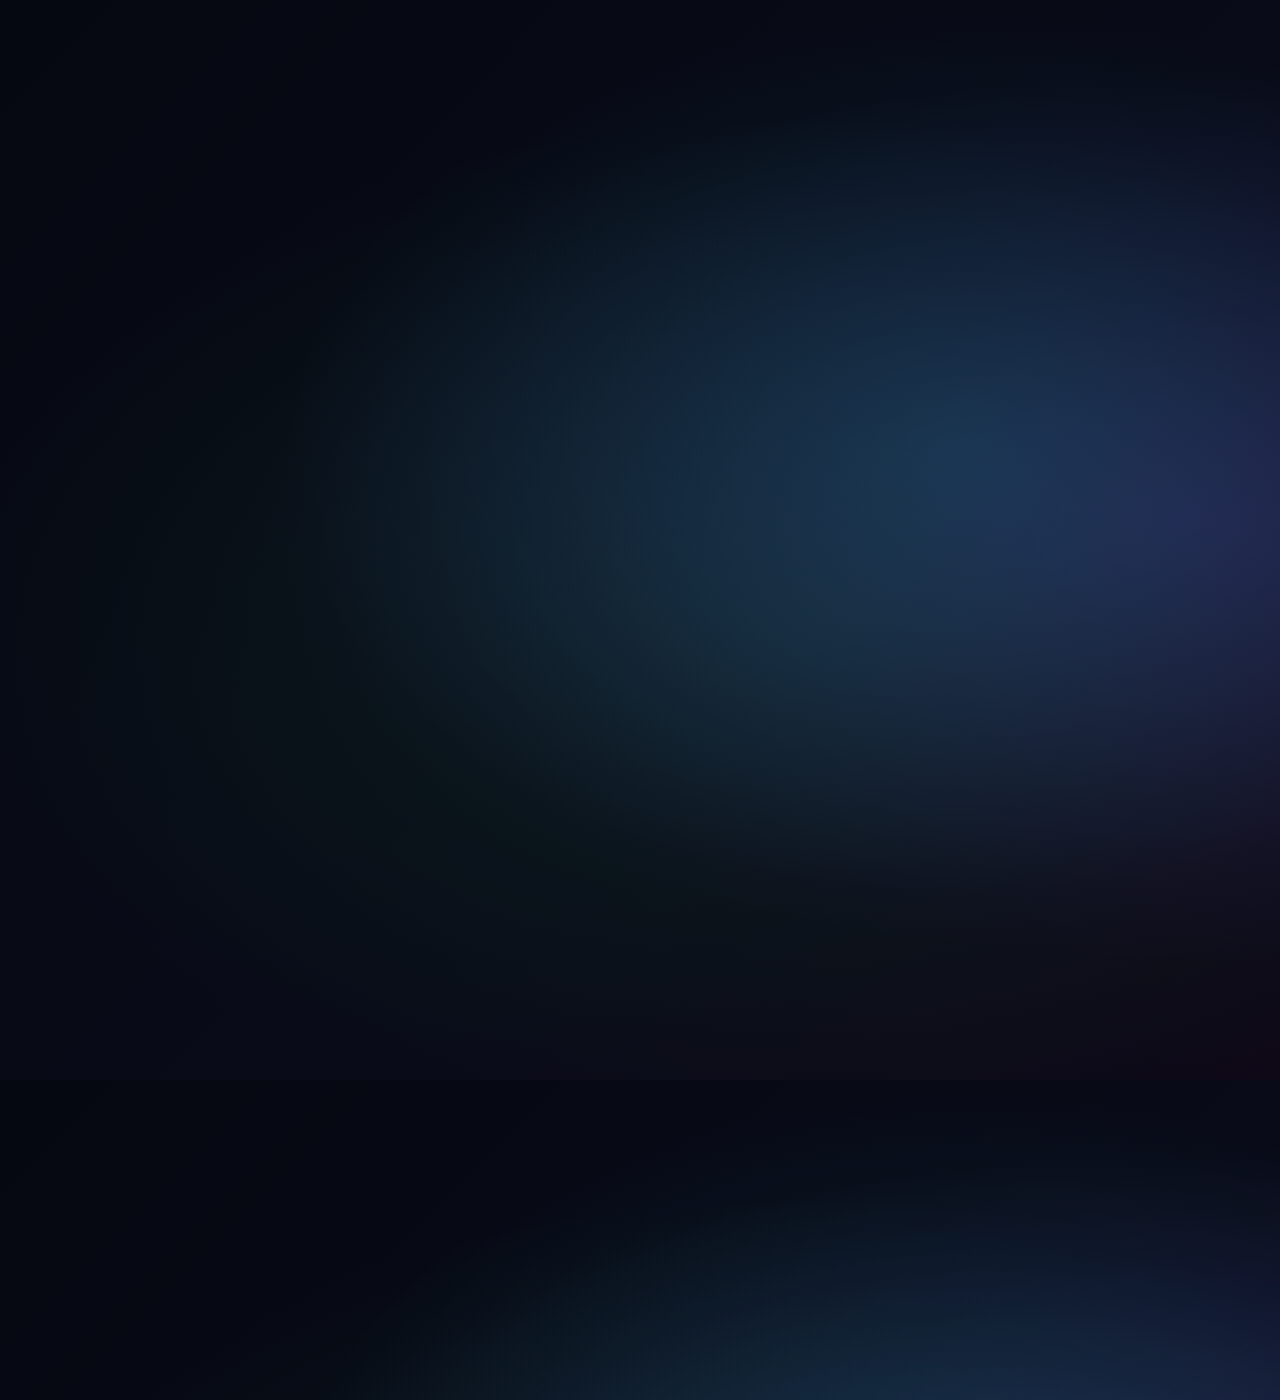
<file: .codex/skills/hyperframes-animation/examples/cta-morph-press.html>
<!doctype html>
<html lang="en">
  <head>
    <meta charset="UTF-8" />
    <meta name="viewport" content="width=1920, height=1080" />
    <title>Scene 10 — HyperFrames Morph Press Interact</title>

    <!--
      HyperFrames composition.tsx.

      Choreography (4 phases, 5.5 seconds total):
        0.17 – 0.64s   Hero "HyperFrames" + logo asset fade up (opacity + y rise)
        0.17 – 5.50s   Logo asset rotates ±4° continuously (sine onUpdate)
        2.17 – 2.62s   Hero shrinks (1 → 0.6) and fades (1 → 0)
        2.17 – 2.62s   "Build video from HTML" CTA pill pops in with back.out(2) overshoot
        2.33 – 2.66s   CTA text fades + lifts into place (after container is recognizable)
        2.83s          Cursor hard-cuts in at off-screen bottom-right
        2.83 – 3.83s   Cursor approaches via spring path to (W/2 + 120, H/2 + 50)
        3.83 – 3.98s   Click DOWN: both cursor and CTA compress to scale 0.9 (sync)
        4.17 – 4.42s   Click UP: both return to scale 1.0 (sync)
          DOM + GSAP opacity tweens; z-index keeps incoming above outgoing
        - Press synchronization uses single GSAP target array ["#cta", "#cursor"]
          to guarantee perfectly identical tween values
        - Cursor opacity uses a 0.001-second fromTo for hard-cut step change
        - Logo uses a local static image asset referenced with a plain URL
        - Breathing rotation only on the logo, not on the whole hero (avoids
          conflict with the morph exit scale tween)
    -->

    <script src="https://cdn.jsdelivr.net/npm/gsap@3.14.2/dist/gsap.min.js"></script>

    <style>
      :root {
        --hf-bg: #050711;
        --hf-bg-2: #0b1020;
        --hf-ink: #f8fafc;
        --hf-muted: #cbd5e1;
        --hf-purple: #7c3aed;
        --hf-purple-soft: #a78bfa;
        --hf-cyan: #18d9e8;
        --hf-green: #22c55e;
        --hf-glass: rgba(248, 250, 252, 0.08);
        --white: #ffffff;
      }
      * {
        margin: 0;
        padding: 0;
        box-sizing: border-box;
      }
      html,
      body {
        margin: 0;
        width: 1920px;
        height: 1080px;
        overflow: hidden;
        background:
          radial-gradient(ellipse at 50% 42%, rgba(24, 217, 232, 0.14), transparent 50%),
          radial-gradient(ellipse at 62% 48%, rgba(124, 58, 237, 0.2), transparent 56%),
          radial-gradient(ellipse at 42% 58%, rgba(34, 197, 94, 0.1), transparent 58%),
          linear-gradient(135deg, #050711 0%, #090b18 48%, #120717 100%);
        font-family:
          "Inter",
          system-ui,
          -apple-system,
          sans-serif;
        color: var(--hf-ink);
      }

      .stage {
        position: absolute;
        inset: 0;
        display: flex;
        align-items: center;
        justify-content: center;
      }

      /* ============================================================
         HERO LOCKUP (Phase 1 — exits during morph)
         ============================================================ */
      .hero {
        position: absolute;
        width: 100%;
        height: 100%;
        display: flex;
        align-items: center;
        justify-content: center;
        gap: 54px;
        will-change: transform, opacity;
      }
      .hero-text {
        font-size: 220px;
        font-weight: 800;
        color: var(--hf-ink);
        letter-spacing: 0;
        line-height: 1;
        margin: 0;
        text-shadow:
          0 0 34px rgba(167, 139, 250, 0.18),
          0 0 72px rgba(24, 217, 232, 0.1);
      }
      .hero-text .brand-accent {
        color: var(--hf-purple-soft);
        text-shadow:
          0 0 34px rgba(124, 58, 237, 0.45),
          0 0 82px rgba(167, 139, 250, 0.22);
      }
      .hero-logo {
        width: 300px;
        height: 300px;
        margin-left: 8px;
        will-change: transform;
        display: flex;
        align-items: center;
        justify-content: center;
      }
      .hero-logo .logo-mark {
        width: 100%;
        height: 100%;
        display: block;
        border-radius: 36px;
        box-shadow:
          0 0 64px rgba(24, 217, 232, 0.32),
          0 0 112px rgba(34, 197, 94, 0.18),
          0 0 150px rgba(124, 58, 237, 0.12);
      }

      /* ============================================================
         CTA PILL (Phase 2 — pops in during morph)
         ============================================================ */
      .cta {
        background: linear-gradient(
          135deg,
          rgba(124, 58, 237, 0.96) 0%,
          rgba(24, 217, 232, 0.9) 48%,
          rgba(34, 197, 94, 0.96) 100%
        );
        padding: 70px 200px;
        border-radius: 200px;
        display: flex;
        align-items: center;
        justify-content: center;
        overflow: hidden;
        border: 1px solid rgba(24, 217, 232, 0.55);
        box-shadow:
          0 24px 60px rgba(0, 0, 0, 0.42),
          0 0 72px rgba(24, 217, 232, 0.24),
          0 0 120px rgba(124, 58, 237, 0.24),
          inset 0 1px 0 rgba(255, 255, 255, 0.24),
          inset 0 0 34px var(--hf-glass);
        will-change: transform, opacity;
        /* initial scale 0 + opacity 0 set by gsap.set() */
      }
      .cta-text {
        color: var(--hf-bg);
        font-size: 110px;
        font-weight: 700;
        white-space: nowrap;
        text-shadow:
          0 1px 0 rgba(255, 255, 255, 0.3),
          0 0 22px rgba(255, 255, 255, 0.12);
        will-change: transform, opacity;
        /* initial opacity 0 + y 10 set by gsap.set() */
      }

      /* ============================================================
         CURSOR (Phase 3 — hard-cuts in)
         ============================================================ */
      .cursor {
        position: absolute;
        left: 0;
        top: 0;
        width: 120px;
        height: 120px;
        will-change: transform, opacity;
        /* initial x/y/opacity set by gsap.set() */
      }
      .cursor .cursor-svg {
        width: 100%;
        height: 100%;
        display: block;
      }
    </style>
  </head>
  <body>
    <div
      id="root"
      data-composition-id="main"
      data-start="0"
      data-duration="5.5"
      data-width="1920"
      data-height="1080"
    >
      <div class="stage clip" data-start="0" data-duration="5.5" data-track-index="1" id="stage">
        <!-- =====================================================
             HERO LOCKUP — "HyperFrames" + logo
             ===================================================== -->
        <div
          class="hero clip"
          id="hero"
          data-start="0"
          data-duration="2.62"
          data-track-index="2"
          data-layout-allow-overflow
          aria-hidden="true"
        >
          <h1 class="hero-text">Hyper<span class="brand-accent">Frames</span></h1>
          <div class="hero-logo" id="hero-logo">
            <!-- Inline-SVG placeholder mark — swap for your logo image -->
            <svg class="logo-mark" viewBox="0 0 100 100" role="img" aria-label="HyperFrames">
              <defs>
                <linearGradient id="hfMark" x1="0" y1="0" x2="1" y2="1">
                  <stop offset="0" stop-color="#8b7bff" />
                  <stop offset="1" stop-color="#3ddc97" />
                </linearGradient>
              </defs>
              <rect x="4" y="4" width="92" height="92" rx="22" fill="url(#hfMark)" />
              <text
                x="50"
                y="63"
                text-anchor="middle"
                font-family="Inter, system-ui, sans-serif"
                font-size="40"
                font-weight="800"
                fill="#fff"
              >
                HF
              </text>
            </svg>
          </div>
        </div>

        <!-- =====================================================
             CTA PILL — "Build video from HTML"
             ===================================================== -->
        <div class="cta" id="cta">
          <span class="cta-text">Build video from HTML</span>
        </div>

        <!-- =====================================================
             CURSOR — inline SVG arrow with drop-shadow
             ===================================================== -->
        <div class="cursor" id="cursor">
          <svg
            class="cursor-svg"
            viewBox="0 0 24 24"
            fill="none"
            xmlns="http://www.w3.org/2000/svg"
            aria-hidden="true"
          >
            <defs>
              <filter id="cursorShadow" x="-50%" y="-50%" width="200%" height="200%">
                <feDropShadow dx="2" dy="4" stdDeviation="3" flood-opacity="0.3" />
              </filter>
            </defs>
            <path
              d="M5.5 3.5L19 10.5L11.5 12.5L15.5 19.5L13.5 20.5L9.5 13.5L5.5 17.5V3.5Z"
              fill="#050711"
              stroke="#f8fafc"
              stroke-width="1.5"
              stroke-linejoin="round"
              filter="url(#cursorShadow)"
            />
          </svg>
        </div>
      </div>
    </div>

    <script>
      /* ================================================================
         TIMING
         ================================================================ */
      const W = 1920,
        H = 1080;
      const TOTAL_DUR = 5.5;

      const TIMING = {
        introStart: 0.17, // ~5 frames at 30 fps
        introDur: 0.47, // hero enter spring settle

        morphAt: 2.17, // ~65 frames
        morphExitDur: 0.5,
        morphFadeDur: 0.15, // 30% of exit
        morphEntDur: 0.45, // CTA pop-in

        textRevealAt: 2.33, // morph + 0.17 s
        textRevealDur: 0.33,

        cursorEnterAt: 2.83,
        cursorPathDur: 1.0,

        clickDownAt: 3.83,
        clickDownDur: 0.15,
        clickUpAt: 4.17,
        clickUpDur: 0.25,

        pressIntensity: 0.1,
      };

      /* ================================================================
         INITIAL STATES (via gsap.set, before the timeline runs)
         ================================================================ */
      // Hero: starts at opacity 0, y +40 (will fade up)
      gsap.set("#hero", { opacity: 0, y: 40 });

      // CTA: starts invisible (scale 0, opacity 0) — morph pops it in
      gsap.set("#cta", { scale: 0, opacity: 0 });

      // CTA text: starts at opacity 0 + y 10 — reveals after container is recognizable
      gsap.set(".cta-text", { opacity: 0, y: 10 });

      // Cursor: starts off-screen bottom-right + invisible + scale 1 baseline
      gsap.set("#cursor", {
        x: W + 100,
        y: H + 200,
        scale: 1,
        opacity: 0,
      });

      /* ================================================================
         TIMELINE
         ================================================================ */
      window.__timelines = window.__timelines || {};
      const tl = gsap.timeline({ paused: true });
      window.__timelines["main"] = tl;

      /* ----------------------------------------------------------------
         PHASE 1: Hero entrance + breathing rotation on logo
         ---------------------------------------------------------------- */
      tl.to(
        "#hero",
        {
          opacity: 1,
          y: 0,
          duration: TIMING.introDur,
          ease: "power3.out", // spring(stiffness:120, damping:14)
        },
        TIMING.introStart,
      );

      // Continuous breathing rotation on the logo. ±4° over ~6.3 s period.
      // For a 5.5 s composition this is just under one cycle — subtle but alive.
      // Use Form 2 (onUpdate reading tl.time) per sine-wave-loop rule.
      const logoEl = document.querySelector("#hero-logo");
      tl.to(
        { tick: 0 },
        {
          tick: 1,
          duration: TOTAL_DUR,
          ease: "none",
          onUpdate: function () {
            const t = tl.time();
            gsap.set(logoEl, { rotation: Math.sin(t * 1.0) * 4 });
          },
        },
        0,
      );

      /* ----------------------------------------------------------------
         PHASE 2: Scale-swap morph
         Three concurrent tween clusters from MORPH_AT.
         ---------------------------------------------------------------- */
      // (1) Hero shrinks
      tl.to(
        "#hero",
        {
          scale: 0.6,
          duration: TIMING.morphExitDur,
          ease: "power3.out", // spring(stiffness:150, damping:18)
        },
        TIMING.morphAt,
      );

      // (2) Hero fades fast (30% of shrink dur)
      tl.to(
        "#hero",
        {
          opacity: 0,
          duration: TIMING.morphFadeDur,
          ease: "power2.out",
        },
        TIMING.morphAt,
      );

      tl.set(
        "#hero",
        {
          x: -4000,
        },
        TIMING.morphAt + TIMING.morphFadeDur,
      );

      // (3) CTA pops in with overshoot
      tl.to(
        "#cta",
        {
          scale: 1,
          opacity: 1,
          duration: TIMING.morphEntDur,
          ease: "back.out(2)", // spring(stiffness:200, damping:15, mass:0.6)
        },
        TIMING.morphAt,
      );

      // (4) CTA text reveals after container reaches recognizable scale
      tl.to(
        ".cta-text",
        {
          opacity: 1,
          y: 0,
          duration: TIMING.textRevealDur,
          ease: "power2.out",
        },
        TIMING.textRevealAt,
      );

      /* ----------------------------------------------------------------
         PHASE 3: Cursor entry + motion path
         ---------------------------------------------------------------- */
      // Hard-cut opacity (cursors don't fade in — they appear).
      // 0.001 s tween creates a step change that scrubs correctly.
      tl.fromTo(
        "#cursor",
        { opacity: 0 },
        { opacity: 1, duration: 0.001, ease: "none" },
        TIMING.cursorEnterAt,
      );

      // Spring-driven approach to a target slightly offset from center
      // (where a human would naturally aim — not dead-center).
      tl.to(
        "#cursor",
        {
          x: W / 2 + 120,
          y: H / 2 + 50,
          duration: TIMING.cursorPathDur,
          ease: "power2.out", // spring(stiffness:60, damping:20)
        },
        TIMING.cursorEnterAt,
      );

      /* ----------------------------------------------------------------
         PHASE 4: Physics-based press
         Both CTA and cursor compress together — single target array.
         ---------------------------------------------------------------- */
      // Press DOWN — both elements compress to (1 - intensity)
      tl.to(
        ["#cta", "#cursor"],
        {
          scale: 1 - TIMING.pressIntensity,
          duration: TIMING.clickDownDur,
          ease: "power3.out", // spring(stiffness:300, damping:20)
        },
        TIMING.clickDownAt,
      );

      // RELEASE — back to scale 1.0
      tl.to(
        ["#cta", "#cursor"],
        {
          scale: 1.0,
          duration: TIMING.clickUpDur,
          ease: "power2.out", // spring(stiffness:200, damping:15)
        },
        TIMING.clickUpAt,
      );
    </script>
  </body>
</html>
</file>
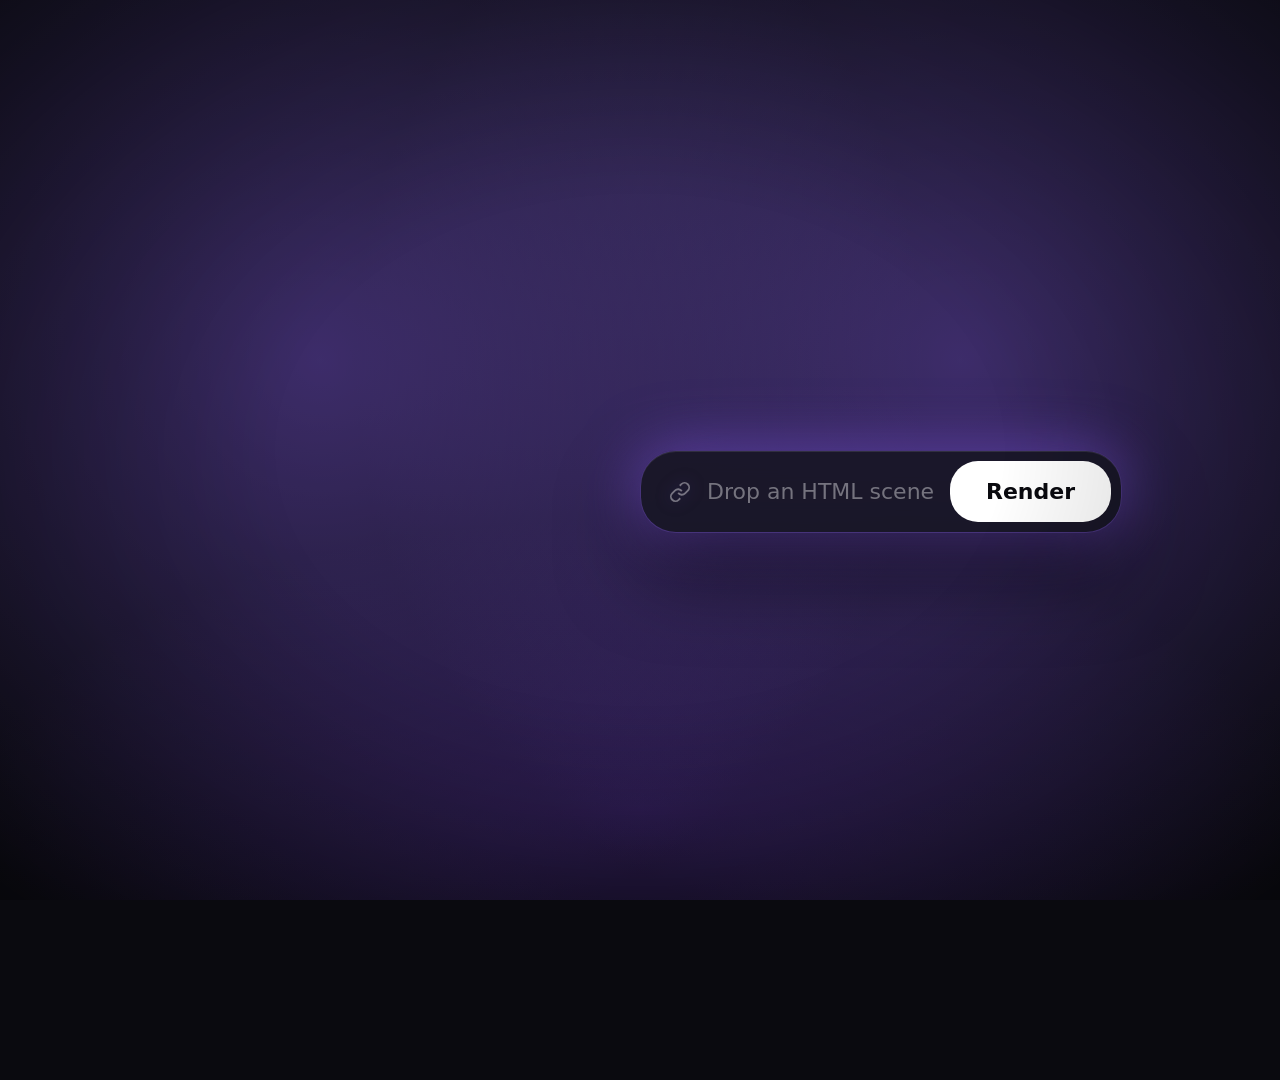
<file: .codex/skills/hyperframes-animation/examples/cta-orbit-collapse.html>
<!doctype html>
<html lang="en">
  <head>
    <meta charset="UTF-8" />
    <meta name="viewport" content="width=1920, height=1080" />
    <title>Scene — HyperFrames CTA Orbit Collapse</title>

    <!--
      Blueprint: cta-orbit-collapse (HyperFrames preview)
      Six HyperFrames technology categories orbit a central "Drop an HTML
      scene · Render" CTA. A cursor flies in, clicks, the icons collapse,
      and a demo card springs out from the collapse point — all in 6.5s.

      Palette: mirrors scene-05-orbit-collapse-action.tsx
        Background: near-black frosted glass (#0A0A0F base + violet/cyan/pink
                    glow blobs + rgba(15,15,25,0.35) frosted tint).
        Brand:      Tailwind violet ramp
                    #c4b5fd (300) → #a78bfa (400) → #8b5cf6 (500) → #7c3aed (600)
                    matching COLORS.brand.purple / purpleGlow in the source.
        CTA card:   rgba(20,20,30,0.8) — scene-05 inner CTA dark glass.
        CTA button: white fill, #0A0A0F text — identical to scene-05.

      Six orbiting tech icons (driven by ICONS array, evenly spaced 2π/6):
        HTML    angle 0,   delay 0.00s   — angle brackets + center slash
        CSS     angle π/3, delay 0.10s   — rounded frame + 3 color swatches
        SVG     angle 2π/3, delay 0.20s  — bezier curve + 2 anchor points
        GSAP    angle π,   delay 0.30s   — sine wave timeline + playhead
        3D      angle 4π/3, delay 0.40s  — isometric cube + inner facets
        LOTTIE  angle 5π/3, delay 0.50s  — 2 diamond keyframes on timeline

      Choreography (5 phases, 6.5 seconds total):
        0.00 – 1.05s   Six icons enter staggered with 3D flip + stroke-draw
                       (each 0.55s back.out(1.4) spring; outline draws via
                        strokeDashoffset; inner accents fade in with 0.10s
                        stagger 0.30s after each icon's entry begins)
        0.00 – 2.95s   Continuous orbit (0.25 rad/sec) with per-icon idle
                       wobble (±6 px y + ±2.5° rotation, damped by collapse)
        1.50 – 2.20s   Cursor fades in off-screen-right and slides to the
                       CTA's white button (back.out(1.3) overshoot landing)
        2.20 – 2.46s   Click — cursor (0.85) + CTA button (0.95) compress;
                       white boxShadow glow pulse; ripple 0.3 → 5.0 over 0.70s
        2.20 – 3.05s   Icons collapse toward center (back.out(1.6) ease);
                       radiusFactor 1 → 0, scale 1 → 0.5, opacity envelope
        2.95 – 3.75s   Demo card springs out from collapse point (scale 0 → 1)
        3.95 – 6.50s   Demo floats with finite-yoyo breathing (±8 px, ±1° tilt)

      Continuous SVG enrichment (per icon, gated by entryDelay):
        HTML brackets:    horizontal sway ±0.6 units, period ~1.8s
        CSS swatches:     three dots scale ±0.18 with 1.4 rad phase offsets
        SVG bezier:       curve group rotation ±5°, period ~2.9s
        GSAP timeline:    playhead marker traverses 0→18 + wave scaleY ±0.12
        3D cube:          linear rotation 30°/s (continuous tumble)
        LOTTIE keyframes: two diamonds scale ±0.12 with 1.6 rad phase offset

      Continuous ambient accents (single scene-ticker writes all):
        Per-icon tile glow pulse (base 22px ±12px, phased by icon index)
        CTA breathing aura (base 38px ±26px, frozen at click)
        Demo glow pulse (base 72px ±28px, runs after demo emerges)
        Background radial wash (opacity 0.02 ↔ 0.42, period ~11.4s)
    -->

    <script src="https://cdn.jsdelivr.net/npm/gsap@3.14.2/dist/gsap.min.js"></script>

    <style>
      :root {
        /* Palette mirrors scene-05-orbit-collapse-action.tsx — Tailwind violet
           ramp on a near-black frosted-glass base, matching COLORS.brand.purple
           and CTA_COLORS in  */
        --bg-dark: #0a0a0f;
        --text-primary: #ffffff;
        --text-muted: rgba(255, 255, 255, 0.4);
        --brand-purple: #8b5cf6; /* violet-500 — COLORS.brand.purple */
        --brand-purple-light: #a78bfa; /* violet-400 */
        --brand-purple-soft: #c4b5fd; /* violet-300 */
        --brand-purple-deep: #7c3aed; /* violet-600 */
        --brand-purple-glow: rgba(139, 92, 246, 0.6);
        --glass-bg: rgba(255, 255, 255, 0.08); /* matches CTA_COLORS.inputBg */
        --glass-border: rgba(139, 92, 246, 0.4); /* matches scene-05 icon border */
        --cta-dark-bg: rgba(20, 20, 30, 0.8); /* scene-05 CTA card background */
        --record-red: #ef4444;
      }
      * {
        margin: 0;
        padding: 0;
        box-sizing: border-box;
      }
      html,
      body {
        margin: 0;
        width: 1920px;
        height: 1080px;
        overflow: hidden;
        background: var(--bg-dark);
        font-family:
          "Inter",
          system-ui,
          -apple-system,
          sans-serif;
        color: var(--text-primary);
      }

      /* ============================================================
         BACKGROUND — frosted glass over near-black base.
         Mirrors scene-05 (FrostedGlassBackground): a deep dark radial
         base + violet/cyan/pink glow blobs + a frosted overlay tint.
         The blobs are static here (no per-frame jitter) to keep the
         seek-safe contract; the orbit/CTA on top carries all motion.
         ============================================================ */
      .stage {
        position: absolute;
        inset: 0;
        perspective: 1400px;
      }
      .bg {
        position: absolute;
        inset: 0;
        background:
          /* mirrored violet blobs — left + right symmetry so the wash
             reads as a single coherent purple atmosphere rather than
             a directional glow. */
          radial-gradient(circle at 25% 40%, rgba(139, 92, 246, 0.55), transparent 55%),
          radial-gradient(circle at 75% 40%, rgba(139, 92, 246, 0.55), transparent 55%),
          /* deeper violet pool at the bottom centerline */
          radial-gradient(ellipse 80% 50% at 50% 90%, rgba(124, 58, 237, 0.35), transparent 65%),
          /* deep dark base */
          radial-gradient(
              ellipse 120% 100% at 50% 20%,
              rgba(30, 30, 45, 1) 0%,
              rgba(18, 18, 28, 1) 40%,
              rgba(10, 10, 15, 1) 100%
            );
      }
      .bg::after {
        /* frosted overlay tint — emulates the rgba(15,15,25,0.4) layer
           in scene-02's DarkFrostedGlassBackground. */
        content: "";
        position: absolute;
        inset: 0;
        background: rgba(15, 15, 25, 0.35);
        pointer-events: none;
      }
      .bg-overlay {
        position: absolute;
        inset: 0;
        background: rgba(10, 10, 15, 0.3);
      }

      /* ============================================================
         ORBIT ICONS — three nested wrappers per icon.
         .icon-pos     ← orbit x/y from master onUpdate
         .icon-collapse ← collapse scale/opacity from master onUpdate
         .icon-entry   ← 3D-flip entry from per-icon fromTo tween
         ============================================================ */
      .orbit-stage {
        position: absolute;
        inset: 0;
      }
      .icon-pos {
        position: absolute;
        left: 50%;
        top: 50%;
        width: 140px;
        height: 170px;
        margin: -85px 0 0 -70px; /* recenter the 140×170 box */
        perspective: 800px;
        will-change: transform;
      }
      .icon-collapse {
        width: 100%;
        height: 100%;
        will-change: transform, opacity;
      }
      .icon-entry {
        width: 100%;
        height: 100%;
        display: flex;
        flex-direction: column;
        align-items: center;
        justify-content: center;
        gap: 8px;
        transform-style: preserve-3d;
        will-change: transform, opacity;
      }
      .icon-tile {
        width: 110px;
        height: 110px;
        border-radius: 26px;
        background: var(--glass-bg);
        backdrop-filter: blur(10px);
        border: 1px solid var(--glass-border);
        display: flex;
        align-items: center;
        justify-content: center;
        box-shadow:
          0 15px 40px rgba(0, 0, 0, 0.35),
          0 0 32px var(--brand-purple-glow),
          inset 0 1px 0 rgba(255, 255, 255, 0.1);
      }
      .icon-svg {
        width: 60px;
        height: 60px;
        display: block;
      }
      .icon-label {
        font-size: 14px;
        font-weight: 500;
        color: rgba(255, 255, 255, 0.7);
        text-transform: uppercase;
        letter-spacing: 0.1em;
        text-shadow: 0 0 14px rgba(139, 92, 246, 0.5);
      }

      /* SVG inner-element transform origins (in viewBox units).
         Each origin is the geometric center of the element it animates
         (the path's bbox center, or for circles, the cx/cy point). */
      .html-brackets-g {
        transform-origin: 12px 12px;
      }
      .css-dot-a {
        transform-origin: 8px 9px;
      }
      .css-dot-b {
        transform-origin: 16px 9px;
      }
      .css-dot-c {
        transform-origin: 12px 16px;
      }
      .svg-curve-g {
        transform-origin: 12px 12px;
      }
      .gsap-wave-g {
        transform-origin: 12px 12px;
      }
      .gsap-marker {
        transform-origin: 3px 12px;
      }
      .three-cube-g {
        transform-origin: 12px 12px;
      }
      .lottie-kf-a {
        transform-origin: 8px 12px;
      }
      .lottie-kf-b {
        transform-origin: 16px 12px;
      }

      /* ============================================================
         CENTER CTA — Drop a video link · Get free clips
         ============================================================ */
      .cta {
        position: absolute;
        left: 50%;
        top: 50%;
        /* xPercent/yPercent set by GSAP for centering — so GSAP rotateY
           doesn't overwrite a CSS translate(-50%,-50%). */
        z-index: 5;
        display: flex;
        align-items: center;
        background: var(--cta-dark-bg); /* rgba(20,20,30,0.8) — scene-05 */
        backdrop-filter: blur(14px);
        border-radius: 36px;
        padding: 10px 10px 10px 28px;
        gap: 16px;
        border: 1px solid var(--glass-border);
        box-shadow:
          0 40px 80px rgba(0, 0, 0, 0.5),
          0 0 60px var(--brand-purple-glow),
          inset 0 1px 0 rgba(255, 255, 255, 0.1);
        transform-style: preserve-3d;
        will-change: transform, opacity;
      }
      .cta-link-icon {
        width: 22px;
        height: 22px;
        color: var(--text-muted);
        filter: drop-shadow(0 0 8px rgba(139, 92, 246, 0.5));
      }
      .cta-placeholder {
        font-size: 22px;
        color: var(--text-muted);
        min-width: 220px;
        font-weight: 500;
      }
      .cta-button {
        padding: 18px 36px;
        background: #ffffff;
        border-radius: 28px;
        color: #0a0a0f; /* scene-05 button text */
        font-size: 22px;
        font-weight: 600;
        white-space: nowrap;
        box-shadow:
          0 0 30px rgba(255, 255, 255, 0.35),
          inset 0 -2px 6px rgba(139, 92, 246, 0.15);
        will-change: transform, box-shadow;
      }

      /* ============================================================
         RIPPLE — centered on the CTA's white button.
         Button center sits at (CENTER_X + 130, CENTER_Y + 15) — same target
         as the cursor's CURSOR_TARGET. Margin offsets re-center the 120 px
         ring on that point. Avoid `margin` shorthand here so the offsets
         can't be overridden by a stray longhand later.
         ============================================================ */
      .ripple {
        position: absolute;
        left: 50%;
        top: 50%;
        width: 120px;
        height: 120px;
        margin-top: -45px; /* = -60 (recenter) + 15 (y offset to button) */
        margin-left: 70px; /* = -60 (recenter) + 130 (x offset to button) */
        margin-right: 0;
        margin-bottom: 0;
        border: 2px solid rgba(255, 255, 255, 0.7);
        border-radius: 50%;
        opacity: 0;
        pointer-events: none;
        z-index: 6;
        will-change: transform, opacity;
      }

      /* ============================================================
         CURSOR — top layer, opacity 0 until Phase 2
         ============================================================ */
      .cursor {
        position: absolute;
        left: 0;
        top: 0;
        z-index: 999;
        pointer-events: none;
        opacity: 0;
        filter: drop-shadow(0 2px 4px rgba(0, 0, 0, 0.5));
        will-change: transform, opacity;
      }

      /* ============================================================
         DEMO — appears from the collapse point in Phase 4
         ============================================================ */
      .demo {
        position: absolute;
        left: 50%;
        top: 50%;
        width: 800px;
        height: 450px;
        margin: -225px 0 0 -400px;
        z-index: 10;
        border-radius: 18px;
        overflow: hidden;
        background:
          radial-gradient(ellipse at 22% 28%, rgba(139, 92, 246, 0.45), transparent 62%),
          radial-gradient(ellipse at 78% 72%, rgba(124, 58, 237, 0.45), transparent 62%),
          linear-gradient(135deg, rgba(20, 20, 30, 0.92) 0%, rgba(10, 10, 15, 0.95) 100%);
        border: 1px solid var(--glass-border);
        box-shadow:
          0 50px 100px rgba(0, 0, 0, 0.5),
          0 0 60px var(--brand-purple-glow),
          inset 0 1px 0 rgba(255, 255, 255, 0.1);
        display: flex;
        align-items: center;
        justify-content: center;
        /* Initial scale: 0 / opacity: 0 set by GSAP — no CSS transform here to avoid
           GSAP overwriting `translateX(-50%)` style centering. We use left/top + margin
           for static centering instead. */
        transform-style: preserve-3d;
        will-change: transform, opacity;
      }
      .demo-play {
        width: 118px;
        height: 118px;
        border-radius: 50%;
        background: radial-gradient(circle at 35% 30%, #ffffff 0%, #ede9fe 60%, #c4b5fd 100%);
        display: flex;
        align-items: center;
        justify-content: center;
        box-shadow:
          0 0 80px rgba(139, 92, 246, 0.7),
          0 0 180px rgba(139, 92, 246, 0.4),
          0 18px 40px rgba(0, 0, 0, 0.5),
          inset 0 -4px 14px rgba(124, 58, 237, 0.3),
          inset 0 3px 8px rgba(255, 255, 255, 0.95);
        position: relative;
      }
      .demo-play::after {
        /* outer ring — adds depth without breaking the seek-safe layout */
        content: "";
        position: absolute;
        inset: -10px;
        border-radius: 50%;
        border: 1.5px solid rgba(139, 92, 246, 0.65);
        box-shadow: 0 0 40px rgba(139, 92, 246, 0.5);
        pointer-events: none;
      }
      .demo-play svg {
        width: 44px;
        height: 44px;
        color: #0a0a0f;
        transform: translateX(3px); /* optical center for play triangle */
        filter: drop-shadow(0 1px 2px rgba(124, 58, 237, 0.5));
      }
      .demo-label {
        position: absolute;
        bottom: 28px;
        left: 32px;
        font-size: 22px;
        font-weight: 700;
        letter-spacing: 0.14em;
        text-transform: uppercase;
        background: linear-gradient(90deg, #ffffff 0%, #c4b5fd 50%, #8b5cf6 100%);
        -webkit-background-clip: text;
        background-clip: text;
        color: transparent;
        filter: drop-shadow(0 0 16px rgba(139, 92, 246, 0.6));
      }

      /* ============================================================
         VIGNETTE
         ============================================================ */
      .vignette {
        /* scene-05 vignette: transparent 40% → rgba(0,0,0,0.4) at edges */
        position: absolute;
        inset: 0;
        background: radial-gradient(ellipse at center, transparent 40%, rgba(0, 0, 0, 0.4) 100%);
        pointer-events: none;
        z-index: 50;
      }

      /* ============================================================
         TITLE — centered via xPercent in GSAP (not CSS translateX),
         so the GSAP `y` tween doesn't overwrite the centering transform.
         Single line at 96 px; the brand wordmark ("HyperFrames") uses
         the HyperFrames teal gradient + heavy weight, the tagline
         ("renders any scene") stays in soft white-teal for contrast.
         No filter — crisp edges, no blurred halo.
         ============================================================ */
      .title {
        position: absolute;
        top: 64px;
        left: 50%;
        white-space: nowrap;
        text-align: center;
        font-size: 96px;
        font-weight: 700;
        letter-spacing: -0.022em;
        line-height: 1;
        color: #ffffff;
        text-shadow:
          0 0 24px rgba(255, 255, 255, 0.3),
          0 0 60px rgba(139, 92, 246, 0.45); /* scene-05 brand.purpleGlow */
        z-index: 20;
        will-change: transform, opacity;
      }
      .title-brand {
        font-weight: 800;
        /* Violet ramp matching scene-05's COLORS.brand.purple family */
        background: linear-gradient(135deg, #ede9fe 0%, #c4b5fd 35%, #a78bfa 65%, #8b5cf6 100%);
        -webkit-background-clip: text;
        background-clip: text;
        color: transparent;
        filter: drop-shadow(0 0 28px rgba(139, 92, 246, 0.7))
          drop-shadow(0 0 60px rgba(124, 58, 237, 0.5));
      }

      /* ============================================================
         ENHANCEMENTS — stroke-draw entry, stagger reveal,
         ambient background breathing.
         The .draw-N classes preset stroke-dasharray + stroke-dashoffset
         to N so the path starts fully hidden; GSAP animates offset → 0
         to reveal it in time with the icon's 3D-flip entry.
         ============================================================ */
      .draw-50 {
        stroke-dasharray: 50;
        stroke-dashoffset: 50;
      }
      .draw-100 {
        stroke-dasharray: 100;
        stroke-dashoffset: 100;
      }
      .draw-150 {
        stroke-dasharray: 150;
        stroke-dashoffset: 150;
      }
      .draw-200 {
        stroke-dasharray: 200;
        stroke-dashoffset: 200;
      }

      .reveal-late {
        opacity: 0;
      }

      /* Ambient violet breathing — sits over the dark overlay, under
         the orbit ring; opacity driven by the scene-ticker onUpdate. */
      .bg-pulse {
        position: absolute;
        inset: 0;
        background: radial-gradient(ellipse at 50% 50%, rgba(139, 92, 246, 0.35), transparent 62%);
        opacity: 0;
        pointer-events: none;
        z-index: 1;
        will-change: opacity;
      }
    </style>
  </head>
  <body>
    <div
      id="root"
      data-composition-id="main"
      data-start="0"
      data-duration="6.5"
      data-width="1920"
      data-height="1080"
    >
      <div
        id="orbit-scene"
        class="stage clip"
        data-start="0"
        data-duration="6.5"
        data-track-index="1"
      >
        <div class="bg"></div>

        <!-- ============================================================
             ORBIT ICONS — 6 genre icons distributed evenly around 2π
             ============================================================ -->
        <div class="orbit-stage">
          <!-- 1. HTML — angle brackets + diagonal slash -->
          <div class="icon-pos icon-html">
            <div class="icon-collapse">
              <div class="icon-entry">
                <div class="icon-tile">
                  <svg class="icon-svg" viewBox="0 0 24 24" fill="none">
                    <g class="html-brackets-g">
                      <path
                        class="draw-50"
                        d="M8 7 L3 12 L8 17"
                        stroke="url(#g-html)"
                        stroke-width="2.2"
                        stroke-linecap="round"
                        stroke-linejoin="round"
                      />
                      <path
                        class="draw-50"
                        d="M16 7 L21 12 L16 17"
                        stroke="url(#g-html)"
                        stroke-width="2.2"
                        stroke-linecap="round"
                        stroke-linejoin="round"
                      />
                    </g>
                    <line
                      class="reveal-late html-slash"
                      x1="14"
                      y1="5"
                      x2="10"
                      y2="19"
                      stroke="url(#g-html)"
                      stroke-width="2"
                      stroke-linecap="round"
                    />
                    <defs>
                      <linearGradient id="g-html" x1="0%" y1="0%" x2="100%" y2="100%">
                        <stop offset="0%" stop-color="#a78bfa" />
                        <stop offset="100%" stop-color="#8b5cf6" />
                      </linearGradient>
                    </defs>
                  </svg>
                </div>
                <span class="icon-label">HTML</span>
              </div>
            </div>
          </div>

          <!-- 2. CSS — frame with three color swatches -->
          <div class="icon-pos icon-css">
            <div class="icon-collapse">
              <div class="icon-entry">
                <div class="icon-tile">
                  <svg class="icon-svg" viewBox="0 0 24 24" fill="none">
                    <rect
                      class="draw-100"
                      x="3"
                      y="3"
                      width="18"
                      height="18"
                      rx="3"
                      stroke="url(#g-css)"
                      stroke-width="2"
                      fill="rgba(139, 92, 246, 0.18)"
                    />
                    <circle class="reveal-late css-dot-a" cx="8" cy="9" r="1.9" fill="#c4b5fd" />
                    <circle class="reveal-late css-dot-b" cx="16" cy="9" r="1.9" fill="#a78bfa" />
                    <circle class="reveal-late css-dot-c" cx="12" cy="16" r="1.9" fill="#7c3aed" />
                    <defs>
                      <linearGradient id="g-css" x1="0%" y1="0%" x2="100%" y2="100%">
                        <stop offset="0%" stop-color="#c4b5fd" />
                        <stop offset="100%" stop-color="#8b5cf6" />
                      </linearGradient>
                    </defs>
                  </svg>
                </div>
                <span class="icon-label">CSS</span>
              </div>
            </div>
          </div>

          <!-- 3. SVG — bezier curve with anchor points -->
          <div class="icon-pos icon-vector">
            <div class="icon-collapse">
              <div class="icon-entry">
                <div class="icon-tile">
                  <svg class="icon-svg" viewBox="0 0 24 24" fill="none">
                    <g class="svg-curve-g">
                      <path
                        class="draw-100"
                        d="M4 19 C 8 5, 16 19, 20 5"
                        stroke="url(#g-vec)"
                        stroke-width="2.5"
                        stroke-linecap="round"
                        stroke-linejoin="round"
                        fill="none"
                      />
                      <circle
                        class="reveal-late svg-anchor-a"
                        cx="4"
                        cy="19"
                        r="2.2"
                        stroke="url(#g-vec)"
                        stroke-width="1.5"
                        fill="rgba(139, 92, 246, 0.30)"
                      />
                      <circle
                        class="reveal-late svg-anchor-b"
                        cx="20"
                        cy="5"
                        r="2.2"
                        stroke="url(#g-vec)"
                        stroke-width="1.5"
                        fill="rgba(139, 92, 246, 0.30)"
                      />
                    </g>
                    <defs>
                      <linearGradient id="g-vec" x1="0%" y1="0%" x2="100%" y2="100%">
                        <stop offset="0%" stop-color="#c4b5fd" />
                        <stop offset="100%" stop-color="#7c3aed" />
                      </linearGradient>
                    </defs>
                  </svg>
                </div>
                <span class="icon-label">SVG</span>
              </div>
            </div>
          </div>

          <!-- 4. GSAP — sine wave timeline with playhead marker -->
          <div class="icon-pos icon-gsap">
            <div class="icon-collapse">
              <div class="icon-entry">
                <div class="icon-tile">
                  <svg class="icon-svg" viewBox="0 0 24 24" fill="none">
                    <line
                      x1="3"
                      y1="20"
                      x2="21"
                      y2="20"
                      stroke="url(#g-gsap)"
                      stroke-width="1.2"
                      stroke-linecap="round"
                      opacity="0.4"
                    />
                    <path
                      class="draw-100 gsap-wave-g"
                      d="M3 12 C 7 5, 9 5, 12 12 C 15 19, 17 19, 21 12"
                      stroke="url(#g-gsap)"
                      stroke-width="2.2"
                      stroke-linecap="round"
                      stroke-linejoin="round"
                      fill="none"
                    />
                    <circle class="reveal-late gsap-marker" cx="3" cy="12" r="2.2" fill="#c4b5fd" />
                    <defs>
                      <linearGradient id="g-gsap" x1="0%" y1="0%" x2="100%" y2="100%">
                        <stop offset="0%" stop-color="#a78bfa" />
                        <stop offset="100%" stop-color="#8b5cf6" />
                      </linearGradient>
                    </defs>
                  </svg>
                </div>
                <span class="icon-label">GSAP</span>
              </div>
            </div>
          </div>

          <!-- 5. 3D — isometric cube with inner facet lines -->
          <div class="icon-pos icon-three">
            <div class="icon-collapse">
              <div class="icon-entry">
                <div class="icon-tile">
                  <svg class="icon-svg" viewBox="0 0 24 24" fill="none">
                    <g class="three-cube-g">
                      <path
                        class="draw-100"
                        d="M12 3 L20 7 L20 17 L12 21 L4 17 L4 7 Z"
                        stroke="url(#g-three)"
                        stroke-width="2"
                        stroke-linecap="round"
                        stroke-linejoin="round"
                        fill="rgba(139, 92, 246, 0.24)"
                      />
                      <path
                        class="reveal-late three-facet"
                        d="M4 7 L12 11 L20 7 M12 11 L12 21"
                        stroke="url(#g-three)"
                        stroke-width="1.5"
                        stroke-linecap="round"
                        stroke-linejoin="round"
                      />
                    </g>
                    <defs>
                      <linearGradient id="g-three" x1="0%" y1="0%" x2="100%" y2="100%">
                        <stop offset="0%" stop-color="#c4b5fd" />
                        <stop offset="100%" stop-color="#7c3aed" />
                      </linearGradient>
                    </defs>
                  </svg>
                </div>
                <span class="icon-label">3D</span>
              </div>
            </div>
          </div>

          <!-- 6. LOTTIE — two diamond keyframes on a timeline -->
          <div class="icon-pos icon-lottie">
            <div class="icon-collapse">
              <div class="icon-entry">
                <div class="icon-tile">
                  <svg class="icon-svg" viewBox="0 0 24 24" fill="none">
                    <line
                      x1="3"
                      y1="12"
                      x2="21"
                      y2="12"
                      stroke="url(#g-lottie)"
                      stroke-width="1.2"
                      stroke-linecap="round"
                      opacity="0.4"
                    />
                    <path
                      class="draw-50 lottie-kf-a"
                      d="M8 8 L12 12 L8 16 L4 12 Z"
                      stroke="url(#g-lottie)"
                      stroke-width="2"
                      stroke-linecap="round"
                      stroke-linejoin="round"
                      fill="rgba(139, 92, 246, 0.28)"
                    />
                    <path
                      class="draw-50 lottie-kf-b"
                      d="M16 8 L20 12 L16 16 L12 12 Z"
                      stroke="url(#g-lottie)"
                      stroke-width="2"
                      stroke-linecap="round"
                      stroke-linejoin="round"
                      fill="rgba(139, 92, 246, 0.28)"
                    />
                    <defs>
                      <linearGradient id="g-lottie" x1="0%" y1="0%" x2="100%" y2="100%">
                        <stop offset="0%" stop-color="#a78bfa" />
                        <stop offset="100%" stop-color="#8b5cf6" />
                      </linearGradient>
                    </defs>
                  </svg>
                </div>
                <span class="icon-label">LOTTIE</span>
              </div>
            </div>
          </div>
        </div>

        <!-- ============================================================
             CENTER CTA — Drop a video link · Get free clips
             ============================================================ -->
        <div class="cta">
          <svg
            class="cta-link-icon"
            viewBox="0 0 24 24"
            fill="none"
            stroke="currentColor"
            stroke-width="2"
          >
            <path d="M10 13a5 5 0 0 0 7.54.54l3-3a5 5 0 0 0-7.07-7.07l-1.72 1.71" />
            <path d="M14 11a5 5 0 0 0-7.54-.54l-3 3a5 5 0 0 0 7.07 7.07l1.71-1.71" />
          </svg>
          <span class="cta-placeholder">Drop an HTML scene</span>
          <div class="cta-button">Render</div>
        </div>

        <!-- ============================================================
             RIPPLE — centered on the CTA's white button
             ============================================================ -->
        <div class="ripple"></div>

        <!-- ============================================================
             CURSOR — starts off-screen-right with opacity: 0.
             White fill + black stroke matches the scene-05 cursor SVG.
             ============================================================ -->
        <div class="cursor">
          <svg width="28" height="28" viewBox="0 0 24 24" fill="none">
            <path d="M5 3L19 12L12 13L9 20L5 3Z" fill="#fff" stroke="#000" stroke-width="1.5" />
          </svg>
        </div>

        <!-- ============================================================
             DEMO — appears from the collapse point in Phase 4
             ============================================================ -->
        <div class="demo">
          <div class="demo-play">
            <svg viewBox="0 0 24 24" fill="currentColor">
              <path d="M8 5v14l11-7L8 5z" />
            </svg>
          </div>
          <span class="demo-label">HyperFrames · MP4 ready</span>
        </div>

        <!-- ============================================================
             TITLE
             ============================================================ -->
        <div class="title"><span class="title-brand">HyperFrames</span> renders any scene</div>

        <div class="vignette"></div>
      </div>
    </div>

    <script>
      window.__timelines = window.__timelines || {};
      const tl = gsap.timeline({ paused: true });

      /* ============================================================
         CONSTANTS
         ============================================================ */
      const W = 1920,
        H = 1080;
      const CENTER_X = W / 2;
      const CENTER_Y = H / 2;

      const RADIUS_X = 480;
      const RADIUS_Y = 280;
      const ORBIT_SPEED = 0.25; // radians per second

      // Six HyperFrames technologies arranged around the central CTA —
      // each represents something you'd actually drop into a
      // HyperFrames composition (markup, styling, vector graphics,
      // animation engines, 3D, or animated assets).
      //
      // drawLen — the .draw-N class present on this icon's outline.
      //   The stroke-draw tween pulls strokeDashoffset from N to 0.
      //   When an icon has multiple .draw-N paths sharing the same N
      //   (HTML's two brackets, LOTTIE's two diamonds), one selector
      //   targets both and they draw in unison.
      // hasReveal — whether this icon has .reveal-late inner accents
      //   to fade in late via stagger. LOTTIE has none (both diamonds
      //   are stroke-drawn, no extra accent).
      const ICONS = [
        {
          sel: ".icon-html",
          initialAngle: (0 * Math.PI) / 3,
          entryDelay: 0.0,
          drawLen: 50,
          hasReveal: true,
        },
        {
          sel: ".icon-css",
          initialAngle: (1 * Math.PI) / 3,
          entryDelay: 0.1,
          drawLen: 100,
          hasReveal: true,
        },
        {
          sel: ".icon-vector",
          initialAngle: (2 * Math.PI) / 3,
          entryDelay: 0.2,
          drawLen: 100,
          hasReveal: true,
        },
        {
          sel: ".icon-gsap",
          initialAngle: (3 * Math.PI) / 3,
          entryDelay: 0.3,
          drawLen: 100,
          hasReveal: true,
        },
        {
          sel: ".icon-three",
          initialAngle: (4 * Math.PI) / 3,
          entryDelay: 0.4,
          drawLen: 100,
          hasReveal: true,
        },
        {
          sel: ".icon-lottie",
          initialAngle: (5 * Math.PI) / 3,
          entryDelay: 0.5,
          drawLen: 50,
          hasReveal: false,
        },
      ];

      const ENTRY_DUR = 0.55;
      const TITLE_AT = 0.2;
      const CURSOR_AT = 1.5;
      const CURSOR_MOVE = 0.5;
      const CLICK_AT = 2.2;
      const COLLAPSE_DUR = 0.85;
      const DEMO_AT = 2.95;
      const DEMO_DUR = 0.8;
      const IDLE_START = 3.95;
      const TOTAL = 6.5;

      const COLLAPSE_EASE = gsap.parseEase("back.out(1.6)");
      const ORBIT_END = DEMO_AT;

      const CURSOR_START_X = W + 100;
      const CURSOR_START_Y = H * 0.85;
      const CURSOR_TARGET_X = CENTER_X + 130; // over the white button
      const CURSOR_TARGET_Y = CENTER_Y + 15;

      /* ============================================================
         INITIAL STATE — embedded as tl.set calls at t=0 so the lint
         can reason about them as timeline operations rather than
         as overlapping zero-duration tweens.
         ============================================================ */
      tl.set(".icon-entry", { rotateX: 90, rotateY: -45, z: -100, scale: 0, opacity: 0 }, 0);
      tl.set(".cursor", { x: CURSOR_START_X, y: CURSOR_START_Y, opacity: 0 }, 0);
      tl.set(".ripple", { scale: 0.3, opacity: 0 }, 0);
      // CTA: GSAP-driven centering + 3D entry start state.
      tl.set(".cta", { xPercent: -50, yPercent: -50, rotateY: -90, scale: 0.7, opacity: 0 }, 0);
      tl.set(".demo", { scale: 0, rotateY: 90, opacity: 0 }, 0);

      /* ============================================================
         TITLE — slides down and fades in early.
         xPercent: -50 replaces CSS `transform: translateX(-50%)` so GSAP's
         tween of `y` doesn't overwrite the centering transform. fromTo is
         linter-exempt from the CSS-transform-conflict rule and bakes in the
         start state explicitly.
         ============================================================ */
      tl.fromTo(
        ".title",
        { xPercent: -50, y: -30, opacity: 0 },
        { xPercent: -50, y: 0, opacity: 1, duration: 0.6, ease: "back.out(1.4)" },
        TITLE_AT,
      );

      /* ============================================================
         CTA — 3D flip entry. rotateY -90° → 0° spins the card in from
         the right; opacity + scale ease it forward at the same time.
         xPercent/yPercent set at t=0 keep it centered while GSAP owns
         the transform.
         ============================================================ */
      tl.to(
        ".cta",
        { rotateY: 0, scale: 1, opacity: 1, duration: 0.75, ease: "back.out(1.4)" },
        0.3,
      );

      // Subtle Y-axis tilt while the CTA is idle waiting for the click.
      // Half-cycle 0.9s, repeats yoyo until just before CLICK_AT.
      tl.to(".cta", { rotateY: 5, duration: 0.9, ease: "sine.inOut", yoyo: true, repeat: 1 }, 1.05);

      /* ============================================================
         PHASE 1: 3D flip entry per icon
         ============================================================ */
      ICONS.forEach(({ sel, entryDelay }) => {
        tl.fromTo(
          `${sel} .icon-entry`,
          { rotateX: 90, rotateY: -45, z: -100, scale: 0, opacity: 0 },
          {
            rotateX: 0,
            rotateY: 0,
            z: 0,
            scale: 1,
            opacity: 1,
            duration: ENTRY_DUR,
            ease: "back.out(1.4)",
          },
          entryDelay,
        );
      });

      /* ============================================================
         PHASE 1b: SVG stroke-draw per icon
         Each icon has one .draw-N class on its outline path. CSS
         preset the dasharray/dashoffset to N (path hidden); this
         tween pulls the offset to 0, drawing the path along its
         length. power2.out front-loads the reveal so the stroke
         is mostly visible by the time the 3D flip settles.
         ============================================================ */
      ICONS.forEach(({ sel, entryDelay, drawLen }) => {
        tl.fromTo(
          `${sel} .draw-${drawLen}`,
          { strokeDashoffset: drawLen },
          { strokeDashoffset: 0, duration: ENTRY_DUR + 0.1, ease: "power2.out" },
          entryDelay,
        );
      });

      /* ============================================================
         PHASE 1c: Stagger reveal for inner accent elements
         (music notes, gaming d-pad, vlog play triangle, podcast
         base lines). Preset to opacity 0 via .reveal-late; this
         tween fades siblings in with a 0.10s stagger so the icon
         "completes itself" after its outline is drawn.
         Skipped for education/sports — they have no inner accents.
         ============================================================ */
      ICONS.forEach(({ sel, entryDelay, hasReveal }) => {
        if (!hasReveal) return;
        tl.fromTo(
          `${sel} .reveal-late`,
          { opacity: 0 },
          { opacity: 1, duration: 0.3, ease: "power2.out", stagger: 0.1 },
          entryDelay + 0.3,
        );
      });

      /* ============================================================
         PHASE 1 + 3: Master orbit + collapse engine
         Single onUpdate spans from t=0 to ORBIT_END. Reads tl.time()
         and computes:
           - orbit angle per icon (relative to its entryDelay)
           - collapse driver (eased fraction of CLICK_AT → CLICK_AT+COLLAPSE_DUR)
         Writes x/y to .icon-pos and scale/opacity to .icon-collapse.
         ============================================================ */
      tl.to(
        { tick: 0 },
        {
          tick: 1,
          duration: ORBIT_END,
          ease: "none",
          onUpdate: () => {
            const t = tl.time();
            const collapseLinear = Math.max(0, Math.min(1, (t - CLICK_AT) / COLLAPSE_DUR));
            const collapseEased = COLLAPSE_EASE(collapseLinear);
            const radiusFactor = 1 - collapseEased;
            const collapseScale = 1 - collapseEased * 0.5;

            // Two-segment opacity envelope: 1 at 0, 0.5 at 0.8, 0 at 1
            const o = collapseEased;
            const collapseOpacity = o < 0.8 ? 1 - o * 0.625 : (0.5 * (1 - o)) / 0.2;

            ICONS.forEach(({ sel, initialAngle, entryDelay }, i) => {
              const localT = Math.max(0, t - entryDelay);
              const angle = initialAngle + localT * ORBIT_SPEED;
              const x = Math.cos(angle) * RADIUS_X * radiusFactor;
              const y = Math.sin(angle) * RADIUS_Y * radiusFactor;

              // Per-icon idle wobble — phased per index so the ring
              // doesn't pulse in sync. Damped by radiusFactor so the
              // wobble relaxes as icons collapse to the center.
              const floatY = Math.sin(t * 1.4 + i * 1.1) * 6 * radiusFactor;
              const floatRot = Math.sin(t * 1.1 + i * 1.7) * 2.5 * radiusFactor;

              gsap.set(`${sel}.icon-pos`, { x, y: y + floatY });
              gsap.set(`${sel} .icon-collapse`, {
                scale: collapseScale,
                opacity: collapseOpacity,
                rotation: floatRot,
              });
            });
          },
        },
        0,
      );

      /* ============================================================
         PHASE 2: Cursor enters, slides to CTA, clicks
         ============================================================ */
      // Fade in
      tl.to(".cursor", { opacity: 1, duration: 0.1, ease: "none" }, CURSOR_AT);

      // Slide to CTA button
      tl.to(
        ".cursor",
        { x: CURSOR_TARGET_X, y: CURSOR_TARGET_Y, duration: CURSOR_MOVE, ease: "back.out(1.3)" },
        CURSOR_AT,
      );

      // Click depression — cursor + button compress, then recover
      tl.to(".cursor", { scale: 0.85, duration: 0.08, ease: "power2.out" }, CLICK_AT);
      tl.to(".cursor", { scale: 1, duration: 0.18, ease: "back.out(1.6)" }, CLICK_AT + 0.08);
      tl.to(".cta-button", { scale: 0.95, duration: 0.08, ease: "power2.out" }, CLICK_AT);
      tl.to(".cta-button", { scale: 1, duration: 0.18, ease: "back.out(1.6)" }, CLICK_AT + 0.08);

      // Button glow pulse during click
      tl.fromTo(
        ".cta-button",
        { boxShadow: "0 0 0 rgba(255,255,255,0)" },
        { boxShadow: "0 0 40px rgba(255,255,255,0.7)", duration: 0.2, ease: "power2.out" },
        CLICK_AT,
      );
      tl.to(
        ".cta-button",
        { boxShadow: "0 0 0 rgba(255,255,255,0)", duration: 0.4, ease: "power2.in" },
        CLICK_AT + 0.2,
      );

      // Ripple — attack-decay envelope via keyframes
      tl.to(
        ".ripple",
        {
          duration: 0.7,
          keyframes: {
            "0%": { scale: 0.3, opacity: 0 },
            "20%": { opacity: 0.7 },
            "100%": { scale: 5.0, opacity: 0 },
            easeEach: "power2.out",
          },
        },
        CLICK_AT,
      );

      /* ============================================================
         PHASE 4: Demo springs out of the collapse point
         ============================================================ */
      tl.fromTo(
        ".demo",
        { scale: 0, rotateY: 90, opacity: 0 },
        { scale: 1, rotateY: 0, opacity: 1, duration: DEMO_DUR, ease: "back.out(1.6)" },
        DEMO_AT,
      );

      // CTA fades out as the demo emerges — the click's "result" replaces the action target.
      tl.to(".cta", { opacity: 0, duration: 0.3, ease: "power2.in" }, DEMO_AT - 0.05);

      // Cursor exits with the CTA
      tl.to(".cursor", { opacity: 0, duration: 0.3, ease: "power2.in" }, DEMO_AT);

      /* ============================================================
         PHASE 5: Demo floats with finite-yoyo breathing
         ============================================================ */
      const HALF_CYCLE = 1.1;
      const remaining = TOTAL - IDLE_START;
      const halfCycles = Math.max(0, Math.floor(remaining / HALF_CYCLE) - 1);

      tl.fromTo(
        ".demo",
        { y: 0, rotation: 0, rotateY: 0, rotateX: 0 },
        {
          y: -8,
          rotation: 1,
          rotateY: 6,
          rotateX: -2,
          duration: HALF_CYCLE,
          ease: "sine.inOut",
          yoyo: true,
          repeat: halfCycles,
        },
        IDLE_START,
      );

      /* ============================================================
         CONTINUOUS INTERNAL SVG ENRICHMENT
         Shared scene-ticker — one onUpdate writes all per-SVG motions.
         Gated per-icon by its entryDelay so a hidden icon doesn't pay
         the cost (still cheap, but cleaner intent).
         ============================================================ */
      const htmlBrackets = document.querySelector(".html-brackets-g");
      const cssDotA = document.querySelector(".css-dot-a");
      const cssDotB = document.querySelector(".css-dot-b");
      const cssDotC = document.querySelector(".css-dot-c");
      const svgCurve = document.querySelector(".svg-curve-g");
      const gsapMarker = document.querySelector(".gsap-marker");
      const gsapWave = document.querySelector(".gsap-wave-g");
      const threeCube = document.querySelector(".three-cube-g");
      const lottieKfA = document.querySelector(".lottie-kf-a");
      const lottieKfB = document.querySelector(".lottie-kf-b");

      tl.to(
        { tick2: 0 },
        {
          tick2: 1,
          duration: TOTAL,
          ease: "none",
          onUpdate: () => {
            const t = tl.time();

            // HTML brackets — tiny horizontal sway, like a typing cursor
            const htmlT = t - 0.0;
            if (htmlT > 0) {
              gsap.set(htmlBrackets, { x: Math.sin(htmlT * 3.5) * 0.6 });
            }

            // CSS swatches — three dots scale-pulse with phase offsets
            const cssT = t - 0.1;
            if (cssT > 0) {
              gsap.set(cssDotA, { scale: 0.85 + Math.sin(cssT * 5.5) * 0.18 });
              gsap.set(cssDotB, { scale: 0.85 + Math.sin(cssT * 5.5 + 1.4) * 0.18 });
              gsap.set(cssDotC, { scale: 0.85 + Math.sin(cssT * 5.5 + 2.8) * 0.18 });
            }

            // SVG bezier — whole curve group gently rotates back and forth
            const vecT = t - 0.2;
            if (vecT > 0) {
              gsap.set(svgCurve, { rotation: Math.sin(vecT * 2.2) * 5 });
            }

            // GSAP timeline — playhead marker slides along the wave +
            // the wave itself flexes vertically (amplitude pulse).
            const gsapT = t - 0.3;
            if (gsapT > 0) {
              // marker traverses 0 → 18 viewBox units left-to-right
              const markerX = (Math.sin(gsapT * 1.4 - Math.PI / 2) + 1) * 9;
              gsap.set(gsapMarker, { x: markerX });
              gsap.set(gsapWave, { scaleY: 1 + Math.sin(gsapT * 2.5) * 0.12 });
            }

            // 3D cube — slow continuous tumble (replaces sports-ball spin)
            const threeT = t - 0.4;
            if (threeT > 0) {
              gsap.set(threeCube, { rotation: threeT * 30 });
            }

            // LOTTIE keyframes — two diamonds scale-pulse out of phase
            const lottieT = t - 0.5;
            if (lottieT > 0) {
              gsap.set(lottieKfA, { scale: 1 + Math.sin(lottieT * 2.8) * 0.12 });
              gsap.set(lottieKfB, { scale: 1 + Math.sin(lottieT * 2.8 + 1.6) * 0.12 });
            }

            // ====== ENHANCEMENT: per-icon tile glow pulse ======
            // The tile's violet halo breathes throughout the orbit;
            // each icon is phased by its index so the ring shimmers
            // rather than pulses in unison. Only while the icons are
            // still on screen (before they finish collapsing).
            // Colors mirror scene-05: COLORS.brand.purple (#8b5cf6) +
            // a softer rgba violet halo.
            if (t < DEMO_AT) {
              ICONS.forEach(({ sel }, i) => {
                const glow = 32 + Math.sin(t * 1.3 + i * 0.95) * 16;
                gsap.set(`${sel} .icon-tile`, {
                  boxShadow:
                    "0 15px 40px rgba(0, 0, 0, 0.35), " +
                    "0 0 " +
                    glow +
                    "px rgba(139, 92, 246, 0.65), " +
                    "0 0 " +
                    glow * 2 +
                    "px rgba(124, 58, 237, 0.28), " +
                    "inset 0 1px 0 rgba(255, 255, 255, 0.1)",
                });
              });
            }

            // ====== ENHANCEMENT: CTA idle breathing (pre-click) ======
            // Soft violet aura pulses around the CTA card to invite
            // the click. Frozen at click time; the CTA fades out at
            // DEMO_AT - 0.05 so the static end-state never shows.
            if (t < CLICK_AT) {
              const ctaGlow = 70 + Math.sin(t * 2.6) * 30;
              gsap.set(".cta", {
                boxShadow:
                  "0 40px 80px rgba(0, 0, 0, 0.5), " +
                  "0 0 " +
                  ctaGlow +
                  "px rgba(139, 92, 246, 0.7), " +
                  "0 0 " +
                  ctaGlow * 2 +
                  "px rgba(124, 58, 237, 0.32), " +
                  "inset 0 1px 0 rgba(255, 255, 255, 0.1)",
              });
            }

            // ====== ENHANCEMENT: demo glow pulse (post-emerge) ======
            // Once the demo card has sprung out, its violet aura
            // breathes in time with its yoyo float, giving the
            // "result" element a living idle state.
            if (t > DEMO_AT) {
              const demoT = t - DEMO_AT;
              const demoGlow = 90 + Math.sin(demoT * 1.9) * 36;
              gsap.set(".demo", {
                boxShadow:
                  "0 50px 100px rgba(0, 0, 0, 0.5), " +
                  "0 0 " +
                  demoGlow +
                  "px rgba(139, 92, 246, 0.7), " +
                  "0 0 " +
                  demoGlow +
                  "px rgba(124, 58, 237, 0.42), " +
                  "inset 0 1px 0 rgba(255, 255, 255, 0.1)",
              });
            }
          },
        },
        0,
      );

      window.__timelines["main"] = tl;
    </script>
  </body>
</html>
</file>
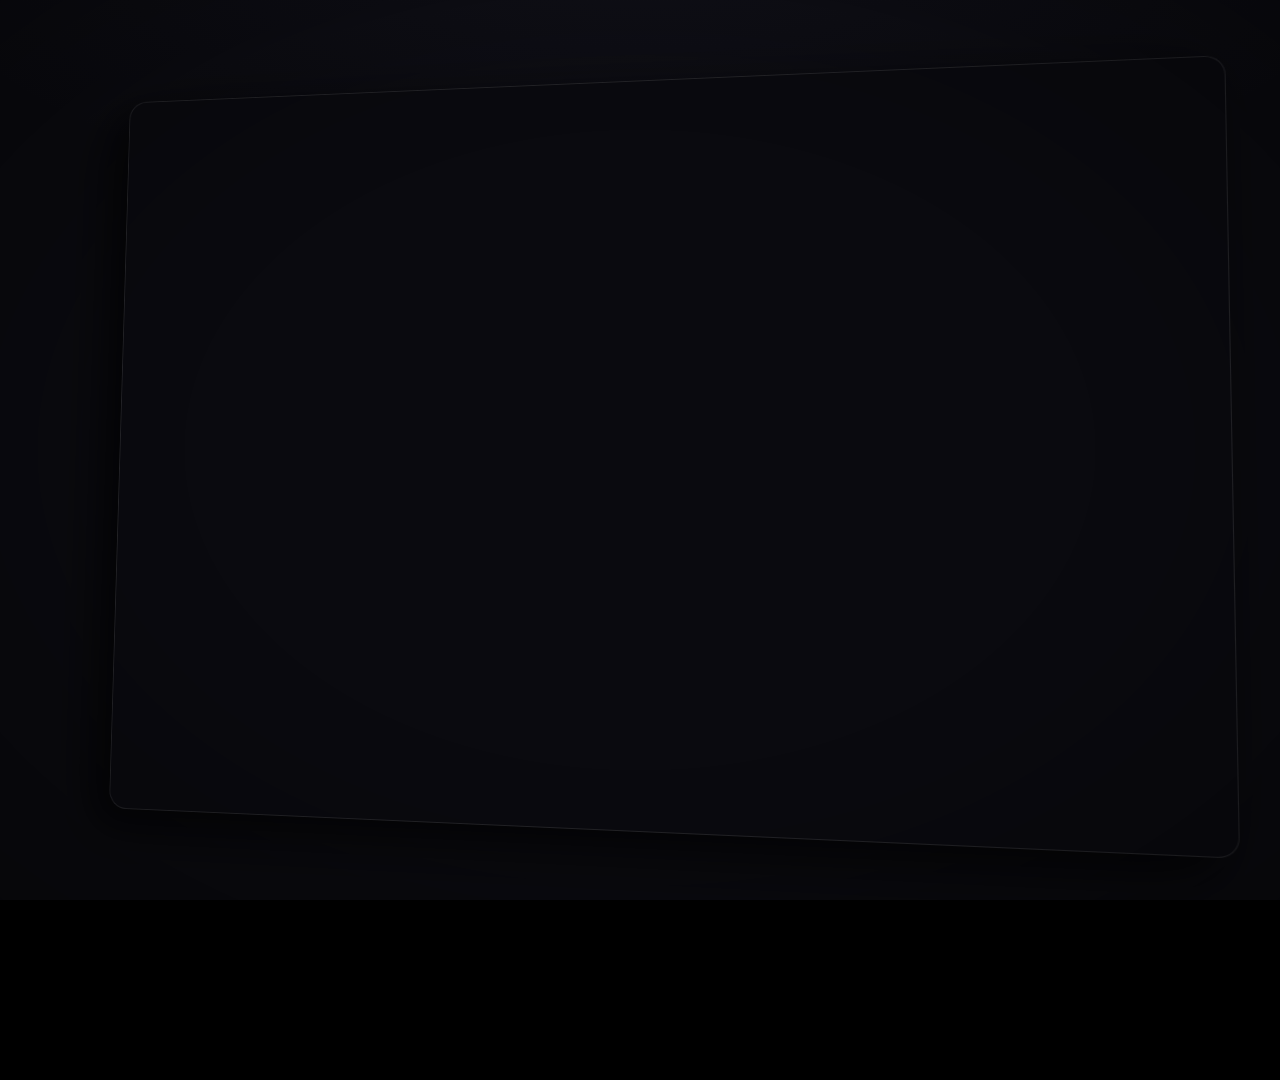
<file: .codex/skills/hyperframes-animation/examples/demo-page-scroll-spotlight.html>
<!doctype html>
<html lang="en">
  <head>
    <meta charset="UTF-8" />
    <meta name="viewport" content="width=1920, height=1080" />
    <title>Scene 04 — Contextual Product Showcase</title>

    <!--
      HyperFrames composition.tsx.

      Choreography (4 phases, 9 seconds total):
        0.00 – 0.80s   3D-tilted page card scales 0.95 → 1.0
                       Navbar / title / CTA fade in (staggered)
        0.12 – 2.80s   Title keywords glow synced to ASR words:
                         "1" "long" "video" "10" "viral" "clips"
        3.08 – 4.08s   Page content scrolls up 280 px (programmatic scroll feel)
                       Carousel section fades in + scales from 0.9
        3.58 – 8.84s   Main video pops forward in 3D (translateZ 80 px) + scales up
                       Radial spotlight dims the surroundings; decays at end
          (attack 0→1 then decay 1→REST_LEVEL). All visual effects (color,
          text-shadow, scale) derive from --glow via CSS calc()
        - Pop-target uses the same --glow pattern; translateZ + scale derived
        - Spotlight is a separate overlay with simple opacity tween
        - Video placeholders are colored divs (no asset files needed)
        - Tilt is static CSS, never tweened
    -->

    <script src="https://cdn.jsdelivr.net/npm/gsap@3.14.2/dist/gsap.min.js"></script>

    <style>
      :root {
        --page-bg: #0a0a0f;
        --text-primary: #ffffff;
        --text-secondary: #a1a1aa;
        --accent: #edcb50;
        --input-bg: #1a1a1f;
        --green: #22c55e;
      }
      * {
        margin: 0;
        padding: 0;
        box-sizing: border-box;
      }
      html,
      body {
        margin: 0;
        width: 1920px;
        height: 1080px;
        overflow: hidden;
        background: #000;
        font-family:
          "Inter",
          system-ui,
          -apple-system,
          sans-serif;
        color: var(--text-primary);
      }

      /* ============================================================
         BACKGROUND
         ============================================================ */
      .bg {
        position: absolute;
        inset: 0;
        background:
          radial-gradient(
            ellipse 100% 60% at 50% -10%,
            rgba(100, 100, 150, 0.08) 0%,
            transparent 60%
          ),
          var(--page-bg);
      }

      /* ============================================================
         3D PERSPECTIVE + TILTED CARD
         ============================================================ */
      .perspective-wrap {
        position: absolute;
        inset: 0;
        display: flex;
        align-items: center;
        justify-content: center;
        perspective: 1200px;
      }
      .page-card {
        width: 92%;
        height: 88%;
        background-color: var(--page-bg);
        border-radius: 20px;
        overflow: hidden;
        transform-style: preserve-3d;
        /* tilt + initial scale set by gsap.set() below so subsequent tweens preserve them */
        box-shadow:
          -30px 30px 60px rgba(0, 0, 0, 0.4),
          -15px 15px 30px rgba(0, 0, 0, 0.3),
          0 0 80px rgba(0, 0, 0, 0.2);
        border: 1px solid rgba(255, 255, 255, 0.1);
        position: relative;
      }

      /* ============================================================
         NAVBAR (sticks to top of card; NOT inside scroll content)
         ============================================================ */
      .page-navbar {
        position: absolute;
        top: 0;
        left: 0;
        right: 0;
        height: 72px;
        padding: 0 48px;
        display: flex;
        align-items: center;
        justify-content: space-between;
        z-index: 100;
        opacity: 0; /* GSAP fades in */
        background: linear-gradient(to bottom, rgba(10, 10, 15, 0.95), rgba(10, 10, 15, 0.6));
      }
      .nav-left {
        display: flex;
        align-items: center;
        gap: 10px;
      }
      .nav-logo {
        width: 32px;
        height: 32px;
        color: var(--text-primary);
      }
      .nav-brand {
        font-size: 20px;
        font-weight: 600;
        letter-spacing: -0.5px;
      }
      .nav-center {
        display: flex;
        align-items: center;
        gap: 28px;
      }
      .nav-item {
        font-size: 14px;
        font-weight: 500;
        color: var(--text-secondary);
        display: flex;
        align-items: center;
      }
      .nav-item .chev {
        margin-left: 4px;
        font-size: 10px;
      }
      .nav-tag {
        font-size: 10px;
        background: var(--green);
        color: #fff;
        padding: 2px 6px;
        border-radius: 4px;
        font-weight: 600;
        margin-right: 6px;
      }
      .nav-right {
        display: flex;
        align-items: center;
        gap: 12px;
      }
      .nav-signin {
        padding: 8px 16px;
        border: 1px solid rgba(255, 255, 255, 0.2);
        border-radius: 8px;
        color: var(--text-primary);
        font-size: 14px;
        font-weight: 500;
      }
      .nav-signup {
        padding: 8px 16px;
        background: var(--accent);
        border-radius: 8px;
        color: var(--page-bg);
        font-size: 14px;
        font-weight: 600;
      }

      /* ============================================================
         SCROLL CONTENT — GSAP tweens its y
         ============================================================ */
      .scroll-content {
        padding-top: 140px;
        padding-bottom: 60px;
        display: flex;
        flex-direction: column;
        align-items: center;
        will-change: transform;
      }

      /* ============================================================
         HERO SECTION
         ============================================================ */
      .hero {
        text-align: center;
        max-width: 1200px;
        width: 90%;
        opacity: 0; /* GSAP fades in */
      }
      .hero-eyebrow {
        font-size: 14px;
        color: var(--accent);
        text-transform: uppercase;
        letter-spacing: 2px;
        margin-bottom: 24px;
        font-weight: 600;
      }
      .hero-title {
        font-size: 64px;
        font-weight: 700;
        line-height: 1.1;
        letter-spacing: -1px;
      }
      .hero-sub {
        font-size: 20px;
        color: rgba(255, 255, 255, 0.6);
        margin-top: 24px;
        font-weight: 400;
        line-height: 1.5;
        max-width: 800px;
        margin-left: auto;
        margin-right: auto;
      }

      /* ============================================================
         KEYWORD GLOW — all derived from --glow CSS custom property
         ============================================================ */
      .kw {
        --glow: 0;
        display: inline-block;
        position: relative;
        z-index: 0;
        padding: 0 0.015em;
        color: rgb(
          calc(255 - var(--glow) * 18) calc(255 - var(--glow) * 30) calc(255 - var(--glow) * 150)
        );
        text-shadow:
          0 0 calc(var(--glow) * 10px) rgba(255, 235, 120, calc(var(--glow) * 0.95)),
          0 0 calc(var(--glow) * 24px) rgba(237, 203, 80, calc(var(--glow) * 0.78)),
          0 0 calc(var(--glow) * 44px) rgba(237, 203, 80, calc(var(--glow) * 0.38));
        transform: scale(calc(1 + var(--glow) * 0.035));
      }
      .kw::before {
        content: "";
        position: absolute;
        left: -0.025em;
        right: -0.025em;
        top: 0.08em;
        bottom: 0.05em;
        z-index: -1;
        border-radius: 0.16em;
        background: linear-gradient(
          90deg,
          rgba(237, 203, 80, 0.08),
          rgba(255, 222, 80, 0.72),
          rgba(237, 203, 80, 0.12)
        );
        opacity: calc(var(--glow) * 0.78);
        transform: scaleX(calc(0.72 + var(--glow) * 0.24)) skewX(-5deg);
        transform-origin: left center;
        box-shadow:
          0 0 calc(var(--glow) * 14px) rgba(237, 203, 80, calc(var(--glow) * 0.7)),
          0 0 calc(var(--glow) * 28px) rgba(237, 203, 80, calc(var(--glow) * 0.32));
      }

      /* ============================================================
         CTA INPUT ROW
         ============================================================ */
      .cta-row {
        display: flex;
        align-items: center;
        justify-content: center;
        gap: 16px;
        margin-top: 36px;
        opacity: 0; /* GSAP fades in */
      }
      .cta-input {
        display: flex;
        align-items: center;
        background: var(--input-bg);
        border-radius: 28px;
        padding: 6px 6px 6px 18px;
        gap: 12px;
      }
      .cta-link-icon {
        width: 16px;
        height: 16px;
        color: rgba(255, 255, 255, 0.4);
      }
      .cta-placeholder {
        font-size: 14px;
        color: rgba(255, 255, 255, 0.4);
        min-width: 130px;
      }
      .cta-button {
        padding: 12px 24px;
        background: #fff;
        border-radius: 22px;
        color: var(--page-bg);
        font-size: 14px;
        font-weight: 600;
      }
      .cta-or {
        color: rgba(255, 255, 255, 0.4);
        font-size: 14px;
      }
      .cta-upload {
        padding: 12px 24px;
        border: 1px solid rgba(255, 255, 255, 0.2);
        border-radius: 22px;
        color: var(--text-primary);
        font-size: 14px;
        font-weight: 500;
      }

      /* ============================================================
         VIDEO CAROUSEL (Phase 2 entry, Phase 4 pop-out)
         ============================================================ */
      .carousel-wrap {
        opacity: 0; /* GSAP fades in */
        transform: scale(0.9); /* GSAP scales to 1 */
        transform-origin: center top;
        margin-top: 48px;
        display: flex;
        justify-content: center;
        align-items: center;
        gap: 20px;
        width: 100%;
        max-width: 1400px;
        padding: 0 20px;
        perspective: 800px;
        transform-style: preserve-3d;
      }
      .carousel-arrow {
        width: 44px;
        height: 44px;
        border-radius: 50%;
        background: rgba(60, 60, 65, 0.8);
        display: flex;
        align-items: center;
        justify-content: center;
        color: #fff;
        flex-shrink: 0;
        font-size: 24px;
        font-weight: 300;
      }

      /* Main video — Phase 4 pop-out target */
      .carousel-main {
        --glow: 0;
        width: 720px;
        height: 420px;
        background: var(--input-bg);
        border-radius: 16px;
        position: relative;
        overflow: hidden;
        flex-shrink: 0;
        transform-style: preserve-3d;
        transform: translateZ(calc(var(--glow) * 80px)) scale(calc(1 + var(--glow) * 0.15));
        box-shadow:
          0 0 calc(var(--glow) * 25px) rgba(237, 203, 80, calc(var(--glow) * 0.7)),
          0 0 calc(var(--glow) * 50px) rgba(237, 203, 80, calc(var(--glow) * 0.4)),
          0 calc(20px + var(--glow) * 40px) calc(60px + var(--glow) * 40px)
            rgba(0, 0, 0, calc(0.6 + var(--glow) * 0.2));
        border: 3px solid rgba(237, 203, 80, calc(var(--glow) * 0.8));
        z-index: 200;
      }
      .carousel-main-placeholder {
        position: absolute;
        inset: 0;
        display: flex;
        align-items: center;
        justify-content: center;
        font-size: 28px;
        font-weight: 600;
        color: rgba(255, 255, 255, 0.5);
        background: linear-gradient(135deg, #1a2540 0%, #3d2a4f 50%, #4f1d2e 100%);
      }
      .carousel-main-placeholder span {
        background: rgba(0, 0, 0, 0.4);
        padding: 8px 20px;
        border-radius: 8px;
      }

      /* Side panel */
      .carousel-side {
        width: 420px;
        height: 280px;
        background: var(--input-bg);
        border-radius: 16px;
        position: relative;
        overflow: hidden;
        flex-shrink: 0;
      }
      .carousel-side-placeholder {
        position: absolute;
        inset: 0;
        background: linear-gradient(135deg, #2a3550 0%, #4a3a5a 100%);
        display: flex;
        align-items: center;
        justify-content: center;
        font-size: 18px;
        font-weight: 600;
        color: rgba(255, 255, 255, 0.5);
      }
      .presets-stack {
        position: absolute;
        top: 16px;
        right: 16px;
        display: flex;
        flex-direction: column;
        gap: 8px;
        z-index: 5;
      }
      .preset-label {
        padding: 8px 14px;
        background: rgba(255, 255, 255, 0.12);
        border-radius: 8px;
        color: rgba(255, 255, 255, 0.8);
        font-size: 12px;
        font-weight: 500;
      }
      .preset-tile {
        width: 44px;
        height: 44px;
        background: rgba(255, 255, 255, 0.08);
        border-radius: 8px;
        align-self: flex-end;
      }

      /* ============================================================
         SPOTLIGHT OVERLAY (above page card, dims surroundings)
         ============================================================ */
      .spotlight {
        position: absolute;
        inset: 0;
        background: radial-gradient(
          ellipse 850px 550px at 40% 60%,
          transparent 0%,
          transparent 50%,
          rgba(0, 0, 0, 0.65) 100%
        );
        pointer-events: none;
        opacity: 0; /* GSAP fades in during Phase 4 */
        z-index: 150;
      }

      /* ============================================================
         VIGNETTE
         ============================================================ */
      .vignette {
        position: absolute;
        inset: 0;
        background: radial-gradient(ellipse at center, transparent 50%, rgba(0, 0, 0, 0.3) 100%);
        pointer-events: none;
        z-index: 400;
      }
    </style>
  </head>
  <body>
    <div
      id="root"
      data-composition-id="main"
      data-start="0"
      data-duration="9"
      data-width="1920"
      data-height="1080"
    >
      <div class="bg"></div>

      <div class="perspective-wrap">
        <div
          class="page-card clip"
          data-start="0"
          data-duration="9"
          data-track-index="1"
          id="page-card"
        >
          <!-- Navbar (anchored to card top) -->
          <nav class="page-navbar" id="navbar">
            <div class="nav-left">
              <svg
                class="nav-logo"
                viewBox="0 0 24 24"
                fill="none"
                xmlns="http://www.w3.org/2000/svg"
                aria-hidden="true"
              >
                <path
                  fill="currentColor"
                  d="M11.954 3.817c-4.49 0-8.132 3.644-8.152 8.146v12H0V12C0 5.373 5.352 0 11.954 0s11.953 5.373 11.953 12-5.351 12-11.953 12a12 12 0 0 1-1.718-.123v-3.876q.831.181 1.718.182c4.502 0 8.152-3.663 8.152-8.183s-3.65-8.183-8.152-8.183"
                />
                <path
                  fill="currentColor"
                  d="M5.118 24V11.995c0-3.79 3.062-6.857 6.836-6.857 3.773 0 6.836 3.068 6.836 6.857s-3.063 6.857-6.836 6.857c-.594 0-1.17-.076-1.718-.218V14.5c.488.337 1.08.534 1.718.534a3.037 3.037 0 0 0 3.034-3.04 3.037 3.037 0 0 0-3.034-3.04 3.037 3.037 0 0 0-3.034 3.008V24z"
                />
              </svg>
              <span class="nav-brand">OpusClip</span>
            </div>
            <div class="nav-center">
              <span class="nav-item">Features<span class="chev">▾</span></span>
              <span class="nav-item">Solutions<span class="chev">▾</span></span>
              <span class="nav-item">Resources<span class="chev">▾</span></span>
              <span class="nav-item">Pricing</span>
              <span class="nav-item">For business<span class="chev">▾</span></span>
              <span class="nav-item"><span class="nav-tag">New</span>Agent Opus</span>
            </div>
            <div class="nav-right">
              <span class="nav-signin">Sign in</span>
              <span class="nav-signup">Sign up - It's FREE</span>
            </div>
          </nav>

          <!-- Scrollable content -->
          <div class="scroll-content" id="scroll-content">
            <div class="hero" id="hero">
              <div class="hero-eyebrow">#1 AI VIDEO CLIPPING TOOL</div>
              <h1 class="hero-title">
                <span class="kw" data-glow-start="0.12" data-glow-end="0.28">1</span>
                <span class="kw" data-glow-start="0.52" data-glow-end="0.72">long</span>
                <span class="kw" data-glow-start="0.78" data-glow-end="1.44">video,</span>
                <span class="kw" data-glow-start="1.48" data-glow-end="1.80">10</span>
                <span class="kw" data-glow-start="1.94" data-glow-end="2.22">viral</span>
                <span class="kw" data-glow-start="2.28" data-glow-end="2.80">clips.</span>
                <br />Create 10x faster.
              </h1>
              <p class="hero-sub">
                OpusClip turns long videos into shorts, and publishes them to all social platforms
                in one click.
              </p>
            </div>

            <div class="cta-row" id="cta-row">
              <div class="cta-input">
                <svg
                  class="cta-link-icon"
                  viewBox="0 0 24 24"
                  fill="none"
                  stroke="currentColor"
                  stroke-width="2"
                  stroke-linecap="round"
                  stroke-linejoin="round"
                  aria-hidden="true"
                >
                  <path d="M10 13a5 5 0 0 0 7.54.54l3-3a5 5 0 0 0-7.07-7.07l-1.72 1.71" />
                  <path d="M14 11a5 5 0 0 0-7.54-.54l-3 3a5 5 0 0 0 7.07 7.07l1.71-1.71" />
                </svg>
                <span class="cta-placeholder">Drop a video link</span>
                <div class="cta-button">Get free clips</div>
              </div>
              <span class="cta-or">or</span>
              <div class="cta-upload">Upload files</div>
            </div>

            <!-- Video carousel section -->
            <div class="carousel-wrap" id="carousel">
              <div class="carousel-arrow">‹</div>

              <div class="carousel-main pop-target" id="pop-target">
                <div class="carousel-main-placeholder">
                  <span>Hero animation</span>
                </div>
              </div>

              <div class="carousel-arrow">›</div>

              <div class="carousel-side">
                <div class="carousel-side-placeholder">Demo · reframe</div>
                <div class="presets-stack">
                  <div class="preset-label">Presets</div>
                  <div class="preset-tile"></div>
                  <div class="preset-tile"></div>
                  <div class="preset-tile"></div>
                  <div class="preset-tile"></div>
                </div>
              </div>
            </div>
          </div>
          <!-- /.scroll-content -->
        </div>
        <!-- /.page-card -->
      </div>
      <!-- /.perspective-wrap -->

      <div class="spotlight" id="spotlight"></div>
      <div class="vignette"></div>
    </div>

    <script>
      /* ================================================================
         TIMING — all in local seconds (scene starts at 0).
         ASR timestamps are direct from the source, with SCENE_START = 16
         subtracted to get local time.
         ================================================================ */
      const ASR = {
        // Phase 2 title keywords
        one: { start: 0.119, end: 0.279 },
        long: { start: 0.52, end: 0.719 },
        video: { start: 0.779, end: 1.44 },
        ten: { start: 1.479, end: 1.799 },
        viral: { start: 1.94, end: 2.219 },
        clips: { start: 2.279, end: 2.8 },
      };

      const TIMING = {
        // Phase 1: entry
        cardEntryStart: 0.0,
        cardEntryDur: 0.8,
        navbarFadeAt: 0.0,
        navbarFadeDur: 0.6,
        titleFadeAt: 0.17,
        titleFadeDur: 0.7,
        ctaFadeAt: 0.5,
        ctaFadeDur: 0.7,

        // Phase 2: keyword glows handled per-element via data attrs

        // Phase 3: scroll + carousel
        phase2StartAt: 3.08,
        scrollDur: 1.0,
        scrollDistance: 280,
        carouselFadeDur: 0.5,

        // Phase 4: pop-out + spotlight
        popStart: 3.58,
        popAttackDur: 0.67, // ramp 0 → 1
        popDecayDur: 0.33, // ramp 1 → 0.5 near end
        popEnd: 8.84,
        popRestLevel: 0.5,
      };

      const KEYWORD_REST_LEVEL = 0.14;
      const KEYWORD_SUSTAIN = 0.5; // seconds after ASR end before decay completes

      /* ================================================================
         TIMELINE
         ================================================================ */
      window.__timelines = window.__timelines || {};
      const tl = gsap.timeline({ paused: true });
      window.__timelines["main"] = tl;

      // Set the static 3D tilt + initial scale via GSAP so subsequent
      // scale tweens preserve the rotation aliases. (If we left
      // `transform: rotateY(...) rotateX(...) scale(0.95)` in CSS, a GSAP
      // tween touching only `scale` could overwrite the full matrix and
      // lose the rotation. Owning the transform state in GSAP avoids the
      // problem entirely.)
      gsap.set(".page-card", {
        rotationY: -8,
        rotationX: 3,
        scale: 0.95,
      });

      /* ----------------------------------------------------------------
         PHASE 1: Page card entry + navbar/title/CTA fade-in
         ---------------------------------------------------------------- */
      tl.to(
        ".page-card",
        { scale: 1.0, duration: TIMING.cardEntryDur, ease: "power2.out" },
        TIMING.cardEntryStart,
      );

      tl.fromTo(
        "#navbar",
        { opacity: 0 },
        { opacity: 1, duration: TIMING.navbarFadeDur, ease: "power2.out" },
        TIMING.navbarFadeAt,
      );

      tl.fromTo(
        "#hero",
        { opacity: 0 },
        { opacity: 1, duration: TIMING.titleFadeDur, ease: "power2.out" },
        TIMING.titleFadeAt,
      );

      tl.fromTo(
        "#cta-row",
        { opacity: 0 },
        { opacity: 1, duration: TIMING.ctaFadeDur, ease: "power2.out" },
        TIMING.ctaFadeAt,
      );

      /* ----------------------------------------------------------------
         PHASE 2: Keyword glows — two tweens per word.
         Attack (0 → 1) + decay (1 → REST_LEVEL). GSAP holds REST forever.
         ---------------------------------------------------------------- */
      document.querySelectorAll(".kw").forEach((kw) => {
        const start = Number(kw.dataset.glowStart);
        const end = Number(kw.dataset.glowEnd);
        const peak = start + (end - start) / 2;
        const restAt = end + KEYWORD_SUSTAIN;

        tl.fromTo(
          kw,
          { "--glow": 0 },
          { "--glow": 1.18, duration: peak - start, ease: "power2.out" },
          start,
        );

        tl.to(
          kw,
          { "--glow": KEYWORD_REST_LEVEL, duration: restAt - peak, ease: "power2.out" },
          peak,
        );
      });

      /* ----------------------------------------------------------------
         PHASE 3: Scroll + carousel entry
         ---------------------------------------------------------------- */
      tl.fromTo(
        "#scroll-content",
        { y: 0 },
        { y: -TIMING.scrollDistance, duration: TIMING.scrollDur, ease: "power2.inOut" },
        TIMING.phase2StartAt,
      );

      tl.fromTo(
        "#carousel",
        { opacity: 0, scale: 0.9 },
        { opacity: 1, scale: 1.0, duration: TIMING.carouselFadeDur, ease: "power2.out" },
        TIMING.phase2StartAt,
      );

      /* ----------------------------------------------------------------
         PHASE 4: Pop-out (driven by --glow on .carousel-main) + spotlight
         ---------------------------------------------------------------- */
      // Attack the pop-out glow.
      tl.fromTo(
        "#pop-target",
        { "--glow": 0 },
        { "--glow": 1, duration: TIMING.popAttackDur, ease: "power2.out" },
        TIMING.popStart,
      );

      // Decay at the end of the scene (mirrors original phase2End-10 / phase2End ramp).
      tl.to(
        "#pop-target",
        { "--glow": TIMING.popRestLevel, duration: TIMING.popDecayDur, ease: "power2.out" },
        TIMING.popEnd - TIMING.popDecayDur,
      );

      // Spotlight fades in alongside the pop attack, decays with the pop.
      tl.fromTo(
        "#spotlight",
        { opacity: 0 },
        { opacity: 1, duration: 0.5, ease: "power2.out" },
        TIMING.popStart,
      );

      tl.to(
        "#spotlight",
        { opacity: TIMING.popRestLevel, duration: TIMING.popDecayDur, ease: "power2.out" },
        TIMING.popEnd - TIMING.popDecayDur,
      );
    </script>
  </body>
</html>
</file>
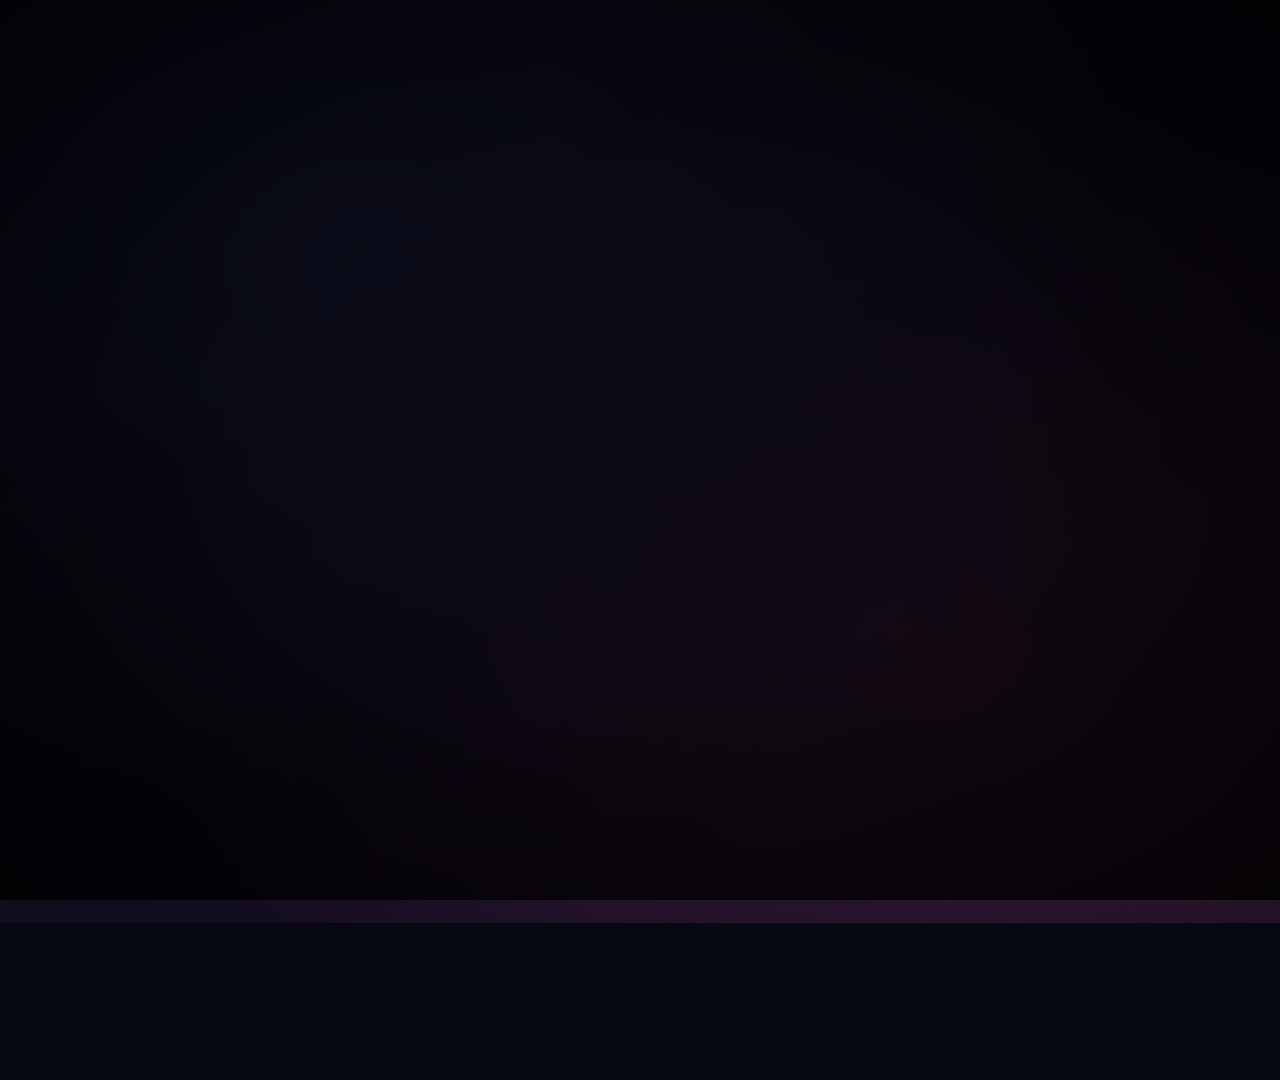
<file: .codex/skills/hyperframes-animation/examples/hook-counter-burst.html>
<!doctype html>
<html lang="en">
  <head>
    <meta charset="UTF-8" />
    <meta name="viewport" content="width=1920, height=1080" />
    <title>Scene 01 — Counting Icon Burst</title>

    <!--
      HyperFrames composition.tsx.

      Choreography (4 phases, 3.5 seconds total):
        0.00 – 0.17s   Background visible with dark overlay; nothing else
        0.17 – 0.57s   Four enriched icons enter staggered, clustered at startOffset 0.4
                       (clock 0.17s · scissors 0.30s · video 0.43s · play 0.57s)
        0.47 – 1.47s   Counter "0 → 90" with growing font size (0.20W → 0.42W);
                       icons expand outward from 40% to 100% position
        0.50 – 2.33s   Camera focus phase: scale 0.92 → 1.0
        2.33 – 3.50s   Camera push phase: scale 1.0 → 1.08
        1.27s          Percent symbol pops in with own spring

      Continuous motion (running from t=0, gated by icon visibility):
        Clock minute hand: linear rotation 420° over 3.5s
        Scissors: ±15° sine oscillation, period ~1.7s
        Cutting line: stroke-dashoffset drifts -200 over 3.5s
        Video record dot: opacity + scale phase-offset sine pulses
        Play triangle: scale pulse ±8%, period ~2.6s
          ease + duration (no shared driver needed, just identical timing)
        - Counter text + number scale are emitted as seek-safe timeline keyframes
        - Background: local Pexels MP4 plus dark overlay
        - Per-icon entry uses GSAP fromTo on a nested .icon-entry wrapper
          so it never overwrites the .icon-pos expansion tween
    -->

    <script src="https://cdn.jsdelivr.net/npm/gsap@3.14.2/dist/gsap.min.js"></script>

    <style>
      :root {
        --bg-dark: #060812;
        --text-primary: #ffffff;
        --accent-yellow: #edcb50;
        --record-red: #ef4444;
      }
      * {
        margin: 0;
        padding: 0;
        box-sizing: border-box;
      }
      html,
      body {
        margin: 0;
        width: 1920px;
        height: 1080px;
        overflow: hidden;
        background: var(--bg-dark);
        font-family:
          "Inter",
          system-ui,
          -apple-system,
          sans-serif;
        color: var(--text-primary);
      }

      /* ============================================================
         BACKGROUND (static gradient)
         ============================================================ */
      .bg {
        position: absolute;
        inset: 0;
        transform-origin: center center;
        will-change: transform;
        background:
          radial-gradient(ellipse at 30% 30%, rgba(80, 100, 200, 0.25), transparent 60%),
          radial-gradient(ellipse at 70% 70%, rgba(180, 80, 150, 0.2), transparent 60%),
          linear-gradient(135deg, #0a0d1f 0%, #1a0d20 100%);
      }
      .bg-overlay {
        position: absolute;
        inset: 0;
        background: rgba(0, 0, 0, 0.66);
      }

      /* ============================================================
         CAMERA WRAPPER (GSAP-managed scale phases)
         ============================================================ */
      .camera {
        position: absolute;
        inset: 0;
        transform-origin: center center;
        will-change: transform;
      }

      /* ============================================================
         ICONS — two nested wrappers per icon.
         .icon-pos is positioned at TARGET; GSAP x/y shifts toward center.
         .icon-entry tweens scale/opacity/rotation.
         ============================================================ */
      .icons-stage {
        position: absolute;
        inset: 0;
      }
      .icon-pos {
        position: absolute;
        width: 180px;
        height: 180px;
        will-change: transform;
      }
      .icon-entry {
        width: 100%;
        height: 100%;
        display: flex;
        align-items: center;
        justify-content: center;
        will-change: transform, opacity;
        /* initial scale(0) + opacity(0) set by GSAP fromTo */
      }
      .icon-svg {
        width: 100%;
        height: 100%;
        display: block;
      }

      /* SVG inner elements — class hooks for GSAP tweens */
      .clock-hand-min {
        transform-box: view-box;
      }
      .scissor-upper,
      .scissor-lower {
        transform-origin: 12px 12px;
      }
      .play-tri {
        transform-origin: 12px 12px;
      }
      .record-dot {
        transform-origin: 19px 8px;
      }
      .play-ring {
        transform-origin: 12px 12px;
        transform: rotate(-90deg);
      }

      /* ============================================================
         COUNTER (absolute center, 3D entry)
         ============================================================ */
      .counter-stage {
        position: absolute;
        inset: 0;
        display: flex;
        align-items: center;
        justify-content: center;
        perspective: 2000px;
        perspective-origin: center center;
      }
      .counter-3d {
        display: flex;
        align-items: baseline;
        justify-content: center;
        transform-style: preserve-3d;
        will-change: transform, opacity;
        opacity: 0; /* GSAP entry fades in */
      }
      .counter-number {
        font-size: 806px; /* W × 0.42 — final size, GSAP scales from 0.20W */
        font-weight: 900;
        letter-spacing: -0.04em;
        line-height: 0.9;
        font-variant-numeric: tabular-nums; /* prevents 1→2 digit jitter */
        color: var(--text-primary);
        display: inline-block;
        transform-origin: center bottom;
        will-change: transform;
      }
      .counter-percent {
        font-size: 269px; /* W × 0.14 */
        font-weight: 700;
        letter-spacing: -0.02em;
        color: var(--accent-yellow);
        margin-left: 16px;
        display: inline-block;
        will-change: transform, opacity;
        opacity: 0; /* GSAP entry tweens in later */
      }

      /* ============================================================
         VIGNETTE
         ============================================================ */
      .vignette {
        position: absolute;
        inset: 0;
        background: radial-gradient(ellipse at center, transparent 50%, rgba(0, 0, 0, 0.5) 100%);
        pointer-events: none;
        z-index: 400;
      }
    </style>
  </head>
  <body>
    <div
      id="root"
      data-composition-id="main"
      data-start="0"
      data-duration="3.5"
      data-width="1920"
      data-height="1080"
    >
      <div class="bg"></div>
      <div class="bg-overlay"></div>

      <div
        class="camera clip"
        data-start="0"
        data-duration="3.5"
        data-track-index="1"
        id="camera-stage"
      >
        <div class="icons-stage">
          <!-- Clock -->
          <div class="icon-pos clock-pos" id="clock-pos">
            <div class="icon-entry clock-entry">
              <svg
                class="icon-svg"
                viewBox="0 0 24 24"
                xmlns="http://www.w3.org/2000/svg"
                aria-hidden="true"
              >
                <circle
                  class="clock-ring"
                  cx="12"
                  cy="12"
                  r="9"
                  fill="none"
                  stroke="white"
                  stroke-width="2"
                  stroke-dasharray="56.5"
                  stroke-dashoffset="56.5"
                />
                <line
                  x1="12"
                  y1="12"
                  x2="12"
                  y2="8"
                  stroke="white"
                  stroke-width="2"
                  stroke-linecap="round"
                />
                <line
                  class="clock-hand-min"
                  x1="12"
                  y1="12"
                  x2="12"
                  y2="6"
                  stroke="#edcb50"
                  stroke-width="2"
                  stroke-linecap="round"
                />
                <circle cx="12" cy="12" r="1.5" fill="#edcb50" />
              </svg>
            </div>
          </div>

          <!-- Scissors -->
          <div class="icon-pos scissors-pos" id="scissors-pos">
            <div class="icon-entry scissors-entry">
              <svg
                class="icon-svg"
                viewBox="0 0 24 24"
                xmlns="http://www.w3.org/2000/svg"
                aria-hidden="true"
              >
                <g class="scissor-upper">
                  <path
                    d="M12 10.5L4.5 3L6.5 3L14 10.5"
                    stroke="white"
                    stroke-width="2"
                    stroke-linecap="round"
                    fill="none"
                  />
                  <circle cx="6" cy="6" r="2.5" fill="none" stroke="white" stroke-width="1.5" />
                </g>
                <g class="scissor-lower">
                  <path
                    d="M12 13.5L4.5 21L6.5 21L14 13.5"
                    stroke="white"
                    stroke-width="2"
                    stroke-linecap="round"
                    fill="none"
                  />
                  <circle cx="6" cy="18" r="2.5" fill="none" stroke="white" stroke-width="1.5" />
                </g>
                <line
                  class="cutting-line"
                  x1="14"
                  y1="12"
                  x2="20"
                  y2="12"
                  stroke="#edcb50"
                  stroke-width="2"
                  stroke-linecap="round"
                  stroke-dasharray="4 2"
                />
              </svg>
            </div>
          </div>

          <!-- Video -->
          <div class="icon-pos video-pos" id="video-pos">
            <div class="icon-entry video-entry">
              <svg
                class="icon-svg"
                viewBox="0 0 24 24"
                xmlns="http://www.w3.org/2000/svg"
                aria-hidden="true"
              >
                <rect
                  class="video-frame"
                  x="3"
                  y="5"
                  width="14"
                  height="14"
                  rx="2"
                  stroke="white"
                  stroke-width="2"
                  fill="none"
                  stroke-dasharray="56"
                  stroke-dashoffset="56"
                />
                <path d="M8 9L13 12L8 15V9Z" fill="white" />
                <circle class="record-dot" cx="19" cy="8" r="2.5" fill="#ef4444" />
              </svg>
            </div>
          </div>

          <!-- Play -->
          <div class="icon-pos play-pos" id="play-pos">
            <div class="icon-entry play-entry">
              <svg
                class="icon-svg"
                viewBox="0 0 24 24"
                xmlns="http://www.w3.org/2000/svg"
                aria-hidden="true"
              >
                <circle
                  class="play-ring"
                  cx="12"
                  cy="12"
                  r="9"
                  fill="none"
                  stroke="white"
                  stroke-width="2"
                  stroke-dasharray="56.5"
                  stroke-dashoffset="56.5"
                />
                <circle cx="12" cy="12" r="7" fill="rgba(255,255,255,0.05)" />
                <path class="play-tri" d="M10 8L16 12L10 16V8Z" fill="#edcb50" />
              </svg>
            </div>
          </div>
        </div>
        <!-- /.icons-stage -->

        <div class="counter-stage">
          <div class="counter-3d" id="counter-3d">
            <span class="counter-number" id="counter-number">0</span
            ><span class="counter-percent" id="counter-percent">%</span>
          </div>
        </div>
      </div>
      <!-- /.camera -->

      <div class="vignette"></div>
    </div>

    <script>
      /* ================================================================
         CONSTANTS
         ================================================================ */
      const W = 1920,
        H = 1080;
      const ICON_SIZE = 180;
      const CENTER_X = W / 2 - ICON_SIZE / 2; // 870
      const CENTER_Y = H / 2 - ICON_SIZE / 2; // 450

      const TIMING = {
        // Phase 2 — icon entries (staggered)
        clockEntryAt: 0.17,
        scissorsEntryAt: 0.3,
        videoEntryAt: 0.43,
        playEntryAt: 0.57,
        entryDur: 0.55,

        // Phase 3 — count + expansion (shared start, dur, ease)
        countAt: 0.47,
        countDur: 1.0,
        startOffset: 0.4,

        // Counter 3D entry (slightly earlier than count starts)
        counterEntryAt: 0.27,
        counterEntryDur: 0.7,

        // Percent symbol entry
        percentEntryAt: 1.27,
        percentEntryDur: 0.55,

        // Phase 4 — camera
        cameraFocusAt: 0.5,
        cameraFocusDur: 1.83,
        cameraPushAt: 2.33,
        cameraPushDur: 1.17,
      };

      const ICONS = [
        {
          name: "clock",
          sel: "#clock-pos",
          targetX: W * 0.06,
          targetY: H * 0.18,
          delay: TIMING.clockEntryAt,
          entryRotation: -180,
          entryEase: "back.out(1.5)",
        },
        {
          name: "scissors",
          sel: "#scissors-pos",
          targetX: W * 0.85,
          targetY: H * 0.2,
          delay: TIMING.scissorsEntryAt,
          entryRotation: 0,
          entryEase: "back.out(1.5)",
        },
        {
          name: "video",
          sel: "#video-pos",
          targetX: W * 0.04,
          targetY: H * 0.68,
          delay: TIMING.videoEntryAt,
          entryRotation: 0,
          entryEase: "back.out(1.4)",
        },
        {
          name: "play",
          sel: "#play-pos",
          targetX: W * 0.88,
          targetY: H * 0.65,
          delay: TIMING.playEntryAt,
          entryRotation: 90,
          entryEase: "back.out(1.5)",
        },
      ];

      /* ================================================================
         SET ICON TARGET POSITIONS + INITIAL EXPANSION OFFSETS
         ================================================================ */
      ICONS.forEach(({ sel, targetX, targetY }) => {
        const el = document.querySelector(sel);
        el.style.left = targetX + "px";
        el.style.top = targetY + "px";

        // Initial offset for START_OFFSET = 0.4:
        // position = target + (center - target) * (1 - 0.4) = target + 0.6 * (center - target)
        const offsetX = (CENTER_X - targetX) * (1 - TIMING.startOffset);
        const offsetY = (CENTER_Y - targetY) * (1 - TIMING.startOffset);
        gsap.set(el, { x: offsetX, y: offsetY });
      });

      /* Set initial entry state on each .icon-entry */
      ICONS.forEach(({ name, entryRotation }) => {
        gsap.set(`.${name}-entry`, {
          scale: 0,
          opacity: 0,
          rotation: entryRotation,
        });
      });

      /* Set initial background and camera scale + subtle pan baseline */
      gsap.set(".bg", { scale: 1.05 });
      gsap.set(".camera", { scale: 0.92, x: 0, y: 2 });
      gsap.set("#counter-number", { scale: 0.2 / 0.42 });

      /* ================================================================
         TIMELINE
         ================================================================ */
      window.__timelines = window.__timelines || {};
      const tl = gsap.timeline({ paused: true });
      window.__timelines["main"] = tl;

      tl.to(
        ".bg",
        {
          scale: 1.07,
          x: 6,
          y: -4,
          duration: 3.5,
          ease: "sine.inOut",
        },
        0,
      );

      /* ----------------------------------------------------------------
         PHASE 2: Icon entries (staggered)
         ---------------------------------------------------------------- */
      ICONS.forEach(({ name, delay, entryEase }) => {
        // Scale + opacity + rotation entry
        tl.to(
          `.${name}-entry`,
          {
            scale: 1,
            opacity: 0.85,
            rotation: 0,
            duration: TIMING.entryDur,
            ease: entryEase,
          },
          delay,
        );
      });

      // Stroke-draw the outline circles/rect on clock, video, and play during their entries
      tl.to(
        ".clock-ring",
        {
          attr: { "stroke-dashoffset": 0 },
          duration: TIMING.entryDur,
          ease: "power2.out",
        },
        TIMING.clockEntryAt,
      );

      tl.to(
        ".video-frame",
        {
          attr: { "stroke-dashoffset": 0 },
          duration: TIMING.entryDur,
          ease: "power2.out",
        },
        TIMING.videoEntryAt,
      );

      tl.to(
        ".play-ring",
        {
          attr: { "stroke-dashoffset": 0 },
          duration: TIMING.entryDur,
          ease: "power2.out",
        },
        TIMING.playEntryAt,
      );

      /* ----------------------------------------------------------------
         PHASE 3: Counter (with 3D entry) + expansion
         ---------------------------------------------------------------- */
      // Counter 3D entry — translateZ + rotateY + scale + opacity, in parallel.
      tl.fromTo(
        "#counter-3d",
        { rotationY: 10, scale: 0.7, z: -300, opacity: 0 },
        {
          rotationY: 0,
          scale: 1.0,
          z: 0,
          opacity: 1,
          duration: TIMING.counterEntryDur,
          ease: "power3.out",
        },
        TIMING.counterEntryAt,
      );

      // Counter number + apparent size. Use discrete frame keyframes so
      // HyperFrames can seek directly to any sampled time.
      const counterEl = document.querySelector("#counter-number");
      const COUNT_STEPS = 30;
      const COUNT_START_SCALE = 0.2 / 0.42;

      for (let i = 0; i <= COUNT_STEPS; i += 1) {
        const p = i / COUNT_STEPS;
        const eased = 1 - Math.pow(1 - p, 2.5);
        const number = Math.round(eased * 90);
        const scale = COUNT_START_SCALE + eased * (1 - COUNT_START_SCALE);

        tl.set(
          counterEl,
          {
            textContent: String(number),
            scale,
          },
          TIMING.countAt + p * TIMING.countDur,
        );
      }

      // Percent symbol enters later with its own spring.
      tl.fromTo(
        "#counter-percent",
        { x: 60, rotation: 20, scale: 0.4, opacity: 0 },
        {
          x: 0,
          rotation: 0,
          scale: 1.0,
          opacity: 1,
          duration: TIMING.percentEntryDur,
          ease: "back.out(1.4)",
        },
        TIMING.percentEntryAt,
      );

      // Icon expansion — per-icon, same start/dur/ease as counter for lock-step sync.
      ICONS.forEach(({ sel }) => {
        tl.to(
          sel,
          {
            x: 0,
            y: 0,
            duration: TIMING.countDur,
            ease: "power2.out",
          },
          TIMING.countAt,
        );
      });

      /* ----------------------------------------------------------------
         PHASE 4: Multi-phase camera
         ---------------------------------------------------------------- */
      tl.to(
        ".camera",
        {
          scale: 1.0,
          duration: TIMING.cameraFocusDur,
          ease: "power2.out",
        },
        TIMING.cameraFocusAt,
      );

      tl.to(
        ".camera",
        {
          scale: 1.08,
          duration: TIMING.cameraPushDur,
          ease: "power2.out",
        },
        TIMING.cameraPushAt,
      );

      // Subtle deterministic pan from the the source camera micro-movement.
      tl.to(
        ".camera",
        {
          x: 3,
          y: 1.6,
          duration: 3.5,
          ease: "sine.inOut",
        },
        0,
      );

      /* ----------------------------------------------------------------
         CONTINUOUS INTERNAL SVG MOTION
         All four icons' inner animations are derived from tl.time() in
         a single shared onUpdate. Cheaper than 4-5 separate onUpdates,
         easier to inspect.
         ---------------------------------------------------------------- */
      const SCISSOR_SPEED = 0.12 * 30; // = 3.6 rad/sec (sin freq)
      const SCISSOR_AMP = 15;
      const REC_OPACITY_SPEED = 0.15 * 30; // = 4.5 rad/sec
      const REC_SCALE_SPEED = 0.1 * 30; // = 3.0 rad/sec
      const REC_OPACITY_AMP = 0.3;
      const REC_OPACITY_BASE = 0.7;
      const REC_SCALE_AMP = 0.15;
      const PLAY_PULSE_SPEED = 0.08 * 30; // = 2.4 rad/sec
      const PLAY_PULSE_AMP = 0.08;
      const CUTTING_FLOW_SPEED = 0.5 * 30; // = 15 units/sec (for stroke-dashoffset)

      const scissorUpper = document.querySelector(".scissor-upper");
      const scissorLower = document.querySelector(".scissor-lower");
      const recordDot = document.querySelector(".record-dot");
      const playTri = document.querySelector(".play-tri");
      const cuttingLine = document.querySelector(".cutting-line");

      tl.to(
        { tick: 0 },
        {
          tick: 1,
          duration: 3.5,
          ease: "none",
          onUpdate: function () {
            const t = tl.time();

            // Scissors — symmetric oscillation, anchored to scissors delay
            const sciT = t - TIMING.scissorsEntryAt;
            const sciAngle = sciT > 0 ? Math.sin(sciT * SCISSOR_SPEED) * SCISSOR_AMP : 0;
            gsap.set(scissorUpper, { rotation: sciAngle });
            gsap.set(scissorLower, { rotation: -sciAngle });

            // Cutting line — linear dash flow (negative = leftward drift)
            const cutT = t - TIMING.scissorsEntryAt;
            if (cutT > 0) {
              gsap.set(cuttingLine, {
                attr: { "stroke-dashoffset": -cutT * CUTTING_FLOW_SPEED },
              });
            }

            // Record dot — phase-offset opacity and scale
            const recT = t - TIMING.videoEntryAt;
            if (recT > 0) {
              const recOpacity =
                Math.sin(recT * REC_OPACITY_SPEED) * REC_OPACITY_AMP + REC_OPACITY_BASE;
              const recScale = 1 + Math.sin(recT * REC_SCALE_SPEED) * REC_SCALE_AMP;
              gsap.set(recordDot, { opacity: recOpacity, scale: recScale });
            }

            // Play triangle — gentle scale pulse
            const playT = t - TIMING.playEntryAt;
            if (playT > 0) {
              const playScale = 1 + Math.sin(playT * PLAY_PULSE_SPEED) * PLAY_PULSE_AMP;
              gsap.set(playTri, { scale: playScale });
            }
          },
        },
        0,
      );

      /* Clock minute hand — linear rotation, anchored to clock entry */
      tl.fromTo(
        ".clock-hand-min",
        { rotation: 0, svgOrigin: "12 12" },
        {
          rotation: 420, // 120 deg/sec × 3.5s, scaled for visible motion
          svgOrigin: "12 12",
          duration: 3.5 - TIMING.clockEntryAt,
          ease: "none",
        },
        TIMING.clockEntryAt,
      );
    </script>
  </body>
</html>
</file>
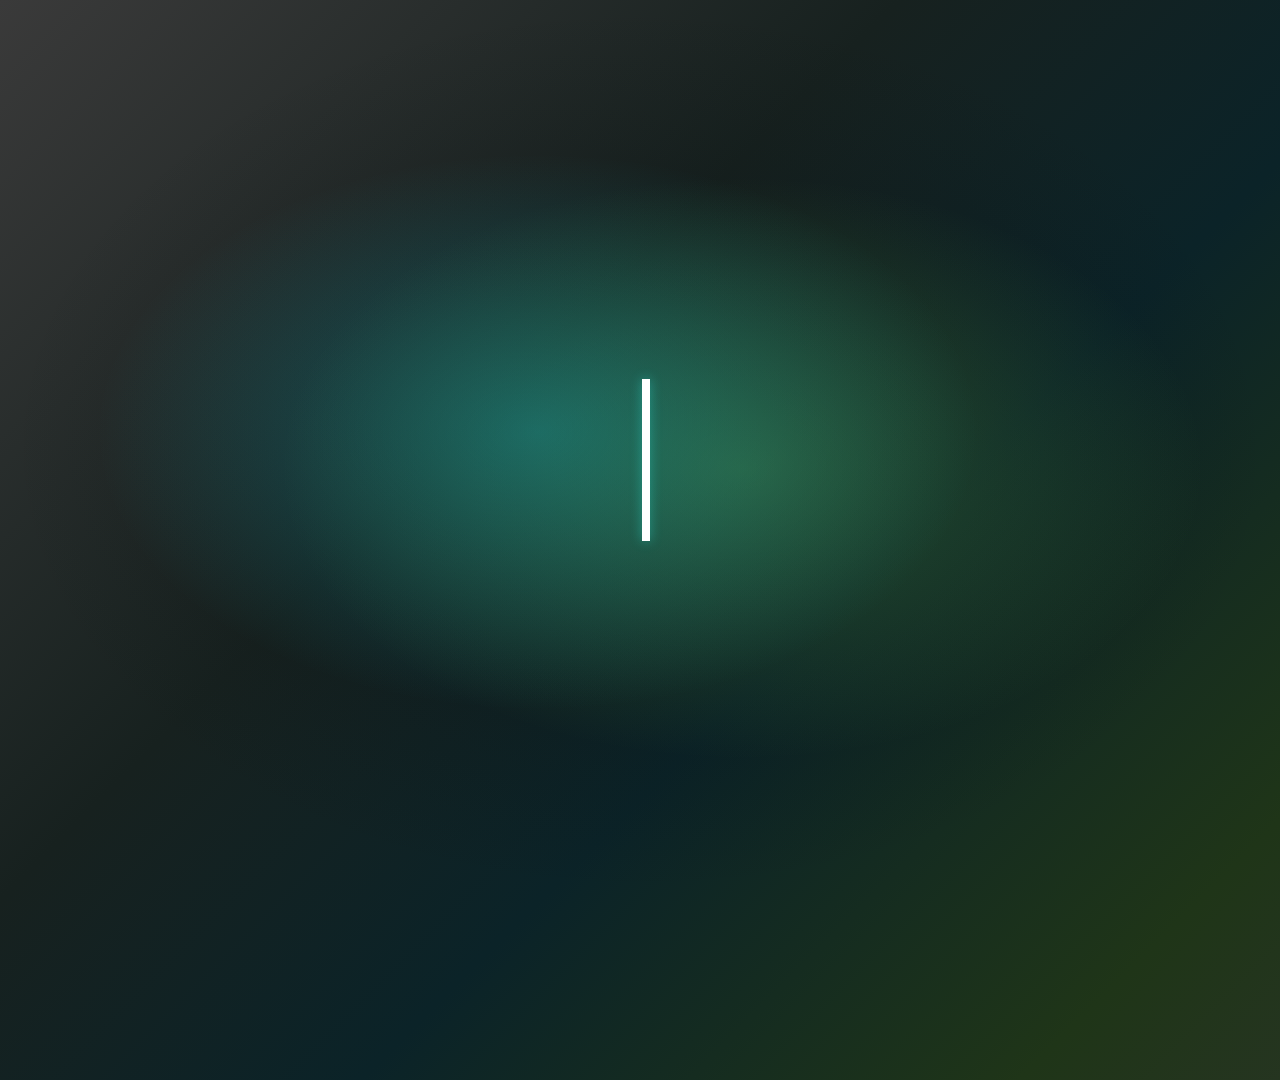
<file: .codex/skills/hyperframes-animation/examples/messaging-multi-phrase.html>
<!doctype html>
<html lang="en">
  <head>
    <meta charset="UTF-8" />
    <meta name="viewport" content="width=1920, height=1080" />
    <title>Scene — HyperFrames Messaging Multi-Phrase</title>

    <!--
      Blueprint: messaging-multi-phrase (HyperFrames preview)
      HyperFrames-native version of the scene-9-multi-phrase concept.

      Choreography (3 phrases, ~7.5 seconds total, content-driven duration):

        Phrase 1 [0.00 – 3.86 s]
          "With an AI assistant " (21 chars × 0.083 s = 1.75 s)
        + "you can trust"          (13 chars × 0.083 s = 1.08 s, accent pink)
        + hold 1.00 s
        → total 1.75 + 1.08 + 1.00 ≈ 3.83 s (computed by JS)

        Phrase 2 [3.86 – 5.27 s]
          "Instant " (8 chars × 0.083 s = 0.67 s)
        + "insights" (8 chars × 0.083 s = 0.67 s, accent pink)
        + hold 1.00 s
        → total 0.67 + 0.67 + 1.00 ≈ 2.33 s, but starts at 3.86 → endTime ≈ 6.18 s

        Phrase 3 [6.18 – 9.45 s]
          "Endless "      (8 chars × 0.083 = 0.67 s)
        + "possibilities" (13 chars × 0.083 = 1.08 s, accent pink)
        + hold 2.00 s     (longer — closing beat)
        → total 0.67 + 1.08 + 2.00 ≈ 3.75 s, but starts at 6.18 → endTime ≈ 9.93 s

        Continuous: cursor blink (square wave via `tl.time() % 1.0`)
          color, cursor blink. No per-phrase tweens.
        - No conditional DOM — phrase container exists from t=0 with empty text;
          onUpdate overwrites textContent in-place at each frame.
        - TIMELINE is a plain const computed once at script load (no useMemo).
        - Frames become seconds: charSpeed 2.5 frames → 0.083 s; hold 30 frames → 1.0 s.
        - Cursor blink: `(t % BLINK_CYCLE) < BLINK_CYCLE / 2 ? 1 : 0` inside the same
          onUpdate, not a separate component with `useCurrentFrame`.
        - textContent !== visible guard skips redundant DOM writes during hold windows.
    -->

    <script src="https://cdn.jsdelivr.net/npm/gsap@3.14.2/dist/gsap.min.js"></script>

    <style>
      :root {
        --text-primary: #ffffff;
        --text-accent: #32fff6;
        --text-accent-2: #a3ff7a;
        --bg: linear-gradient(
          135deg,
          #3a3a3a 0%,
          #17211f 30%,
          #0b2328 48%,
          #1f3518 70%,
          #343434 100%
        );
      }
      * {
        margin: 0;
        padding: 0;
        box-sizing: border-box;
      }
      html,
      body {
        margin: 0;
        width: 1920px;
        height: 1080px;
        overflow: hidden;
        background: var(--bg);
        font-family:
          "Inter",
          -apple-system,
          BlinkMacSystemFont,
          "Segoe UI",
          Roboto,
          sans-serif;
        color: var(--text-primary);
        -webkit-font-smoothing: antialiased;
        text-rendering: geometricPrecision;
      }

      .stage {
        position: absolute;
        inset: 0;
        display: flex;
        align-items: center;
        justify-content: center;
      }

      /* ============================================================
         PHRASE STAGE — one shared line with three inline children:
           .phrase-main   primary-color portion
           .phrase-accent accent-color portion
           .phrase-cursor block cursor (color overridden per-frame)
         `white-space: pre` keeps the trailing space in textMain so the
         accent doesn't merge with the lead-in.
         ============================================================ */
      .phrase-stage {
        position: absolute;
        inset: 0;
        width: 100%;
        display: flex;
        align-items: center;
        justify-content: center;
        font-size: 150px;
        font-weight: 800;
        line-height: 1;
        letter-spacing: 0;
        white-space: pre;
        text-align: center;
        text-shadow: 0 0 10px rgba(255, 255, 255, 0.16);
      }
      .phrase-main {
        color: var(--text-primary);
      }
      .phrase-accent {
        color: var(--text-accent);
        text-shadow: 0 0 12px rgba(50, 255, 246, 0.28);
      }
      .phrase-cursor {
        display: inline-block;
        flex: 0 0 auto;
        width: 8px;
        height: 162px; /* ≈ 1.08 × fontSize */
        background: var(--text-primary);
        margin-left: 12px;
        vertical-align: middle;
        transform: translateY(10px); /* baseline alignment */
        will-change: opacity, background-color;
        box-shadow: 0 0 12px rgba(50, 255, 246, 0.36);
      }

      /* ============================================================
         BACKGROUND TINT — subtle radial glow so pure black doesn't
         feel sterile. Drops to ~rgb(8,8,12) at corners.
         ============================================================ */
      .bg-tint {
        position: absolute;
        inset: 0;
        background:
          radial-gradient(ellipse at 42% 48%, rgba(24, 217, 232, 0.32), transparent 42%),
          radial-gradient(ellipse at 58% 52%, rgba(123, 234, 90, 0.26), transparent 44%),
          radial-gradient(ellipse at 50% 50%, rgba(8, 16, 18, 0.42), transparent 70%);
        pointer-events: none;
      }
    </style>
  </head>
  <body>
    <div
      id="root"
      data-composition-id="main"
      data-start="0"
      data-duration="7.5"
      data-width="1920"
      data-height="1080"
    >
      <div
        id="multi-phrase-scene"
        class="stage clip"
        data-start="0"
        data-duration="7.5"
        data-track-index="1"
      >
        <div class="bg-tint"></div>
        <div class="phrase-stage">
          <span class="phrase-main"></span><span class="phrase-accent"></span
          ><span class="phrase-cursor"></span>
        </div>
      </div>
    </div>

    <script>
      window.__timelines = window.__timelines || {};
      const tl = gsap.timeline({ paused: true });

      /* ============================================================
         SCRIPT — content + per-phrase timing config.
         Change SCRIPT and the timeline reshapes itself.
         ============================================================ */
      const SCRIPT = [
        {
          textMain: "Build video with ",
          textAccent: "HTML",
          charSpeed: 0.083, // seconds per character (= 2.5 frames @ 30 fps)
          hold: 1.0,
        },
        {
          textMain: "Seek ",
          textAccent: "any frame",
          charSpeed: 0.083,
          hold: 1.0,
        },
        {
          textMain: "Render to ",
          textAccent: "MP4",
          charSpeed: 0.083,
          hold: 2.0, // longer closing beat
        },
      ];

      /* ============================================================
         TIMELINE — flat reduce, computed once.
         Each entry gains absolute startTime + endTime in seconds.
         ============================================================ */
      let acc = 0;
      const TIMELINE = SCRIPT.map((item) => {
        const totalChars = item.textMain.length + item.textAccent.length;
        const typingDuration = totalChars * item.charSpeed;
        const totalDuration = typingDuration + item.hold;
        const start = acc;
        const end = start + totalDuration;
        acc = end;
        return Object.assign({}, item, {
          startTime: start,
          endTime: end,
          typingDuration,
        });
      });
      const TOTAL = TIMELINE[TIMELINE.length - 1].endTime;
      // TOTAL ≈ 9.93s with the SCRIPT above. The composition root caps at 7.5s
      // (data-duration), which is the actual render window — phrases 1+2 fit
      // comfortably; phrase 3 holds long enough that any time after ~6.18s is
      // already on the closing line. Adjust SCRIPT durations to fit your budget.

      /* ============================================================
         COLORS & BLINK
         ============================================================ */
      const MAIN_COLOR = "#FFFFFF";
      const ACCENT_COLOR = "#32FFF6";
      const BLINK_CYCLE = 1.0; // seconds — 0.5s on, 0.5s off (matches 30-frame square wave)

      const mainEl = document.querySelector(".phrase-main");
      const accentEl = document.querySelector(".phrase-accent");
      const cursorEl = document.querySelector(".phrase-cursor");

      /* ============================================================
         MASTER ENGINE — single onUpdate writes text + cursor every frame.
         ============================================================ */
      // Cache the most-recently-active phrase index for seek-safe scans.
      let lastIdx = 0;

      function findPhrase(t) {
        // Hot path: same phrase still active
        if (t >= TIMELINE[lastIdx].startTime && t < TIMELINE[lastIdx].endTime) {
          return TIMELINE[lastIdx];
        }
        // Cold path: linear scan (handles forward + backward seeks)
        for (let i = 0; i < TIMELINE.length; i++) {
          if (t >= TIMELINE[i].startTime && t < TIMELINE[i].endTime) {
            lastIdx = i;
            return TIMELINE[i];
          }
        }
        return null;
      }

      function renderAt(t) {
        // ----- Cursor blink (square wave, runs always) -----
        cursorEl.style.opacity = t % BLINK_CYCLE < BLINK_CYCLE / 2 ? "1" : "0";

        // ----- Find current phrase -----
        const phrase = findPhrase(t);
        if (!phrase) {
          if (mainEl.textContent !== "") mainEl.textContent = "";
          if (accentEl.textContent !== "") accentEl.textContent = "";
          cursorEl.style.background = MAIN_COLOR;
          return;
        }

        // ----- Compute visible characters -----
        const activeT = t - phrase.startTime;
        const charIdx = Math.floor(activeT / phrase.charSpeed);
        const mainLen = phrase.textMain.length;

        const visMain = phrase.textMain.slice(0, Math.min(charIdx, mainLen));
        const accentLen = Math.max(0, charIdx - mainLen);
        const visAccent = phrase.textAccent.slice(0, accentLen);

        // ----- DOM writes (guarded) -----
        if (mainEl.textContent !== visMain) mainEl.textContent = visMain;
        if (accentEl.textContent !== visAccent) accentEl.textContent = visAccent;

        // ----- Cursor color follows active segment -----
        const inAccent = visMain.length === mainLen && visAccent.length > 0;
        cursorEl.style.background = inAccent ? ACCENT_COLOR : MAIN_COLOR;
      }

      tl.to(
        { tick: 0 },
        {
          tick: 1,
          duration: 7.5, // matches data-duration; clips the timeline
          ease: "none",
          onUpdate: () => renderAt(tl.time()),
        },
        0,
      );

      const pauseTimeline = tl.pause.bind(tl);
      tl.pause = (time, suppressEvents) => {
        const result = pauseTimeline(time, suppressEvents);
        if (typeof time === "number") renderAt(time);
        return result;
      };

      function wrapSeekOwner(owner) {
        if (!owner || owner.__multiPhraseSeekWrapped) return;
        let currentSeek = owner.seek;
        Object.defineProperty(owner, "seek", {
          configurable: true,
          get: () => currentSeek,
          set: (value) => {
            if (typeof value !== "function") {
              currentSeek = value;
              return;
            }
            currentSeek = function (time) {
              const result = value.apply(this, arguments);
              if (typeof time === "number") renderAt(time);
              return result;
            };
          },
        });
        owner.seek = currentSeek;
        owner.__multiPhraseSeekWrapped = true;
      }

      function installWindowSeekHook(key) {
        if (window[key]) {
          wrapSeekOwner(window[key]);
          return;
        }
        let pendingOwner;
        Object.defineProperty(window, key, {
          configurable: true,
          get: () => pendingOwner,
          set: (value) => {
            pendingOwner = value;
            wrapSeekOwner(value);
          },
        });
      }
      installWindowSeekHook("__player");
      installWindowSeekHook("__hf");

      renderAt(0);

      window.__timelines["main"] = tl;
    </script>
  </body>
</html>
</file>
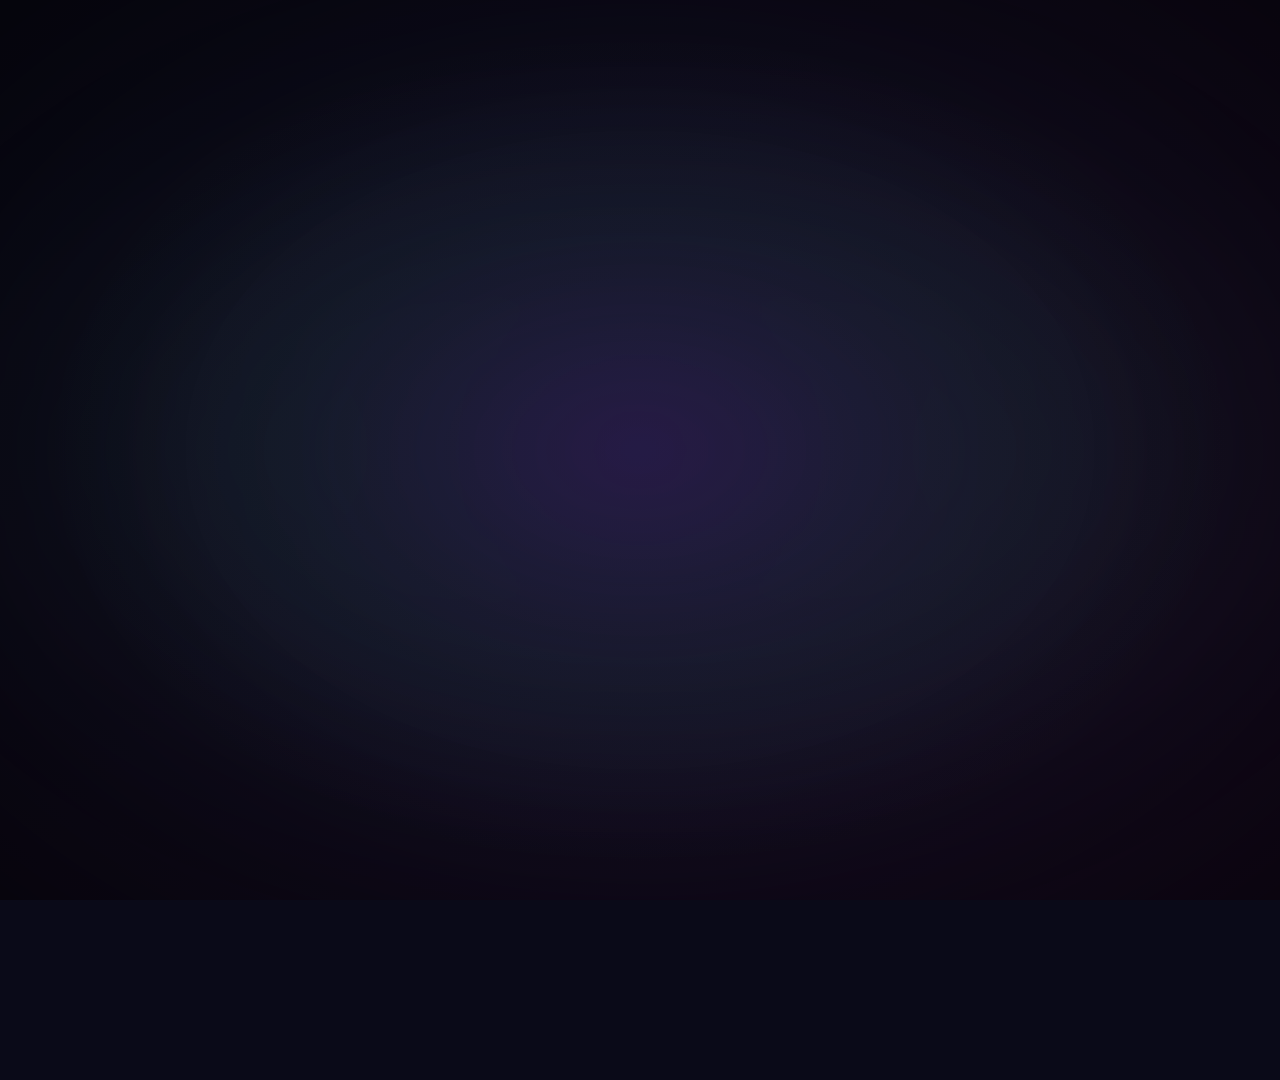
<file: .codex/skills/hyperframes-animation/examples/metric-video-text-pivot.html>
<!doctype html>
<html lang="en">
  <head>
    <meta charset="UTF-8" />
    <meta name="viewport" content="width=1920, height=1080" />
    <title>Scene 07 — HyperFrames Video Kinetic Text Pivot</title>

    <!--
      HyperFrames composition.tsx.

      Choreography (4 phases, 6.5 seconds total):
        0.17 – 0.87s   "HyperFrames" badge fades in (top)
        0.17 – 0.87s   Demo screen card enters centered (scale 0.6 → 1)
        2.20 – 3.00s   Video slides left to 32% W (scale → 0.85); MP4 pops in on right
                       with 5-layer green depth stack and bouncy back.out(1.6)
        3.00 – 3.86s   MP4 breathes (±2% scale at ~1.9 Hz)
        3.86 – 4.46s   Video and MP4 slide off left + fade; typing stage fades in center
        4.36 – 5.13s   "HTML pages become video" types char-by-char (23 chars at 30 ch/s)
                       Accent words "pages" and "video" in brand green
        4.83 – 5.43s   Gradient pill (purple → green) scales in behind line 2 with glow halo
        5.13 – 5.63s   "frame by frame." types char-by-char inside the pill
        0 – 6.50s      Continuous: video float, cursor blink, stat breath
                       (each gated by time window)
          so entry, continuous motion, and static tilt never overwrite each other
        - Conditional rendering ({frame > X && ...}) replaced by permanent DOM +
          opacity 0 + gates inside the scene-ticker onUpdate
        - Cursor blink derived from tl.time() via Math.floor(t * 2) % 2
        - Demo screen is a self-contained CSS scene (.video-scene); to showcase real
          footage, drop a local mp4 back in as a muted &lt;video class="clip"&gt; (see
          the note at the .video-content markup)
        - 3D depth layers built once at composition setup with document.createElement
    -->

    <script src="https://cdn.jsdelivr.net/npm/gsap@3.14.2/dist/gsap.min.js"></script>

    <style>
      :root {
        --bg-dark: #0a0a18;
        --text-primary: #ffffff;
        --text-secondary: rgba(255, 255, 255, 0.65);
        --brand-purple: #7c3aed;
        --brand-purple-soft: #a78bfa;
        --brand-green: #22c55e;
        --brand-purple-glow: rgba(124, 58, 237, 1);
        --brand-green-glow: rgba(34, 197, 94, 1);
      }
      * {
        margin: 0;
        padding: 0;
        box-sizing: border-box;
      }
      html,
      body {
        margin: 0;
        width: 1920px;
        height: 1080px;
        overflow: hidden;
        background: var(--bg-dark);
        font-family:
          "Inter",
          system-ui,
          -apple-system,
          sans-serif;
        color: var(--text-primary);
      }

      .stage {
        position: absolute;
        inset: 0;
        overflow: hidden;
      }

      /* ============================================================
         BACKGROUND + AMBIENT GLOW
         ============================================================ */
      .bg {
        position: absolute;
        inset: 0;
        background:
          radial-gradient(ellipse at 50% 50%, rgba(40, 30, 80, 0.5), transparent 65%),
          linear-gradient(135deg, #0a0a18 0%, #160a1f 100%);
      }
      .ambient-glow {
        position: absolute;
        left: 50%;
        top: 50%;
        transform: translate(-50%, -50%);
        width: 1536px;
        height: 864px;
        background: radial-gradient(
          ellipse at center,
          rgba(147, 51, 234, 0.13) 0%,
          rgba(34, 197, 94, 0.08) 30%,
          transparent 70%
        );
        filter: blur(80px);
        pointer-events: none;
      }

      /* ============================================================
         BADGE
         ============================================================ */
      .badge {
        position: absolute;
        top: 42px;
        left: 50%;
        transform: translateX(-50%);
        padding: 12px 32px;
        font-size: 112px;
        font-weight: 800;
        color: var(--text-primary);
        line-height: 1;
        white-space: nowrap;
        text-shadow:
          0 0 32px rgba(248, 250, 252, 0.12),
          0 0 72px rgba(24, 217, 232, 0.1);
        will-change: transform, opacity;
        /* initial opacity 0 + scale 0.9 via gsap.set */
      }
      .badge .accent {
        color: var(--brand-purple-soft);
        background: linear-gradient(135deg, var(--brand-purple-soft) 0%, var(--brand-purple) 72%);
        -webkit-background-clip: text;
        background-clip: text;
        -webkit-text-fill-color: transparent;
        filter: drop-shadow(0 0 28px rgba(124, 58, 237, 0.34));
      }

      /* ============================================================
         VIDEO CARD — three nested wrappers
         ============================================================ */
      .video-pos {
        position: absolute;
        left: 0;
        top: 0;
        width: 1040px;
        height: 585px; /* 16:9 ratio, intentionally large for the pivot beat */
        margin-left: -520px; /* so x: W/2 centers it */
        margin-top: -292.5px;
        will-change: transform, opacity;
      }
      .video-float {
        width: 100%;
        height: 100%;
        will-change: transform;
      }
      .video-tilt {
        width: 100%;
        height: 100%;
        transform-style: preserve-3d;
        transform: rotateX(5deg) rotateY(15deg);
      }
      .video-content {
        width: 100%;
        height: 100%;
        border-radius: 16px;
        overflow: hidden;
        border: 2px solid rgba(255, 255, 255, 0.1);
        box-shadow:
          0 30px 60px rgba(0, 0, 0, 0.5),
          0 0 80px rgba(147, 51, 234, 0.2),
          0 0 120px rgba(34, 197, 94, 0.15);
        position: relative;
      }
      .video-scene {
        position: absolute;
        inset: 0;
        background:
          radial-gradient(circle at 30% 30%, rgba(255, 200, 100, 0.4), transparent 50%),
          linear-gradient(135deg, #1a3a5f 0%, #2a4570 50%, #3a2a5a 100%);
      }
      .video-scene::before {
        content: "";
        position: absolute;
        top: 35%;
        left: 40%;
        width: 220px;
        height: 220px;
        border-radius: 50%;
        background: linear-gradient(135deg, #fbbf24, #f97316);
        opacity: 0.6;
        filter: blur(8px);
      }
      .video-caption {
        position: absolute;
        bottom: 60px;
        left: 50%;
        transform: translateX(-50%);
        padding: 12px 24px;
        background: rgba(0, 0, 0, 0.7);
        border-radius: 8px;
        color: var(--text-primary);
        font-size: 34px;
        font-weight: 600;
        white-space: nowrap;
      }
      .video-caption .accent {
        color: var(--brand-green);
      }
      .video-reflection {
        position: absolute;
        top: 0;
        left: 0;
        right: 0;
        height: 40%;
        background: linear-gradient(180deg, rgba(255, 255, 255, 0.08) 0%, transparent 100%);
        pointer-events: none;
      }

      /* ============================================================
         MP4 STAT — three nested wrappers + depth stack
         ============================================================ */
      .stat-pos {
        position: absolute;
        left: 0;
        top: 0;
        will-change: transform, opacity;
      }
      .stat-breath {
        will-change: transform;
      }
      .stat-tilt {
        transform-style: preserve-3d;
        transform: rotateX(5deg) rotateY(-15deg);
      }
      .depth-stack {
        position: relative;
        display: inline-block;
        font-size: 340px;
        font-weight: 900;
        letter-spacing: -0.03em;
        line-height: 1;
      }
      .depth-stack .depth-layer.front {
        position: relative;
        color: var(--brand-green);
      }
      .depth-stack .depth-layer.back {
        position: absolute;
        top: var(--top);
        left: var(--left);
        color: rgba(34, 197, 94, var(--alpha));
      }

      /* ============================================================
         TYPING STAGE — center, fades in during pivot
         ============================================================ */
      .typing-stage {
        position: absolute;
        left: 50%;
        top: 50%;
        transform: translate(-50%, -50%);
        will-change: transform, opacity;
      }
      .typing-tilt {
        perspective: 1200px;
        transform-style: preserve-3d;
        transform: rotateY(-15deg) rotateX(5deg);
        display: flex;
        flex-direction: column;
        align-items: center;
        justify-content: center;
        gap: 30px;
      }
      .line1 {
        display: flex;
        align-items: center;
        white-space: pre;
      }
      .seg {
        font-size: 124px;
        font-weight: 700;
        color: var(--text-primary);
        white-space: pre;
        line-height: 1;
      }
      .seg.accent,
      .seg.accent2 {
        color: var(--brand-green);
      }

      .cursor {
        display: inline-block;
        width: 10px;
        height: 124px;
        background-color: var(--text-primary);
        margin-left: 8px;
        vertical-align: middle;
        transform: translateY(4px);
        opacity: 0;
        will-change: opacity;
      }
      .cursor.green {
        background-color: var(--brand-green);
      }

      .line2-wrap {
        position: relative;
        display: flex;
        align-items: center;
        justify-content: center;
        padding: 24px 64px;
      }
      .pill-bg {
        position: absolute;
        top: 50%;
        left: 50%;
        transform: translate(-50%, -50%) scale(0);
        width: calc(100% + 80px);
        height: calc(100% + 40px);
        border-radius: 80px;
        background: linear-gradient(90deg, var(--brand-purple) 0%, var(--brand-green) 100%);
        opacity: 0;
        z-index: -1;
        will-change: transform, opacity;
      }
      .pill-glow {
        position: absolute;
        top: 50%;
        left: 50%;
        transform: translate(-50%, -50%);
        width: calc(100% + 100px);
        height: calc(100% + 60px);
        border-radius: 80px;
        background: radial-gradient(
          ellipse at center,
          var(--brand-purple-glow) 0%,
          transparent 70%
        );
        opacity: 0;
        filter: blur(30px);
        z-index: -2;
        will-change: opacity;
      }
      .line2-content {
        display: flex;
        align-items: center;
        position: relative;
        z-index: 1;
        opacity: 0;
        will-change: opacity;
      }
      .seg.line2 {
        color: var(--text-primary);
      }

      /* ============================================================
         VIGNETTE
         ============================================================ */
      .vignette {
        position: absolute;
        inset: 0;
        background: radial-gradient(ellipse at center, transparent 50%, rgba(0, 0, 0, 0.5) 100%);
        pointer-events: none;
        z-index: 400;
      }
    </style>
  </head>
  <body>
    <div
      id="root"
      data-composition-id="main"
      data-start="0"
      data-duration="6.5"
      data-width="1920"
      data-height="1080"
    >
      <div
        class="stage clip"
        data-start="0"
        data-duration="6.5"
        data-track-index="1"
        id="scene-stage"
      >
        <div class="bg"></div>
        <div class="ambient-glow"></div>

        <div class="badge" id="badge">Hyper<span class="accent">Frames</span></div>

        <!-- Video card -->
        <div class="video-pos" id="video-pos" data-layout-allow-overflow>
          <div class="video-float" id="video-float">
            <div class="video-tilt">
              <div class="video-content">
                <div class="video-scene"></div>
                <!-- To showcase real footage, add a local mp4 on top of .video-scene:
                     &lt;video id="demo-video" class="clip" src="assets/demo.mp4"
                       style="position:absolute;inset:0;width:100%;height:100%;object-fit:cover"
                       data-start="0.17" data-duration="3.69" data-track-index="2"
                       data-media-start="0" muted playsinline&gt;&lt;/video&gt; -->
                <div class="video-caption">
                  HTML, CSS and JS become <span class="accent">video</span>
                </div>
                <div class="video-reflection"></div>
              </div>
            </div>
          </div>
        </div>

        <!-- MP4 stat -->
        <div class="stat-pos" id="stat-pos" data-layout-allow-overflow>
          <div class="stat-breath" id="stat-breath">
            <div class="stat-tilt">
              <div class="depth-stack" id="depth-stack-97" data-text="MP4"></div>
            </div>
          </div>
        </div>

        <!-- Typing -->
        <div class="typing-stage" id="typing-stage">
          <div class="typing-tilt">
            <div class="line1">
              <span class="seg main">HTML </span><span class="seg accent">pages</span
              ><span class="seg suffix"> become </span><span class="seg accent2">video</span
              ><span class="cursor cursor1" id="cursor1"></span>
            </div>
            <div class="line2-wrap">
              <div class="pill-bg" id="pill-bg"></div>
              <div class="pill-glow" id="pill-glow"></div>
              <div class="line2-content">
                <span class="seg line2">frame by frame.</span
                ><span class="cursor cursor2" id="cursor2"></span>
              </div>
            </div>
          </div>
        </div>
      </div>

      <div class="vignette"></div>
    </div>

    <script>
      /* ================================================================
         CONSTANTS
         ================================================================ */
      const W = 1920,
        H = 1080;
      const TOTAL_DUR = 6.5;

      /* ASR-anchored timing (the source source frame counts converted to seconds at 30fps). */
      const TIMING = {
        // Phase 1: video + badge enter
        badgeAt: 0.17,
        badgeDur: 0.7,
        videoEntryAt: 0.17,
        videoEntryDur: 0.7,

        // Phase 2: video slides, MP4 appears
        slideAt: 2.2,
        videoSlideDur: 0.8,
        videoSlideX: W * 0.29,
        videoSlideScale: 0.92,

        statEntryDur: 0.6,
        statEntryX: W * 0.6,
        statBreathAt: 3.0, // entry settles by here, breath begins
        statBreathDur: 0.86, // until exit at 3.86

        // Phase 3: pivot — both exit, typing begins
        pivotAt: 3.86,
        exitDur: 0.6,
        videoExitX: -W * 0.5,
        statExitX: -W * 0.7,
        typingStageDur: 0.5,

        // Phase 3 typing
        typingStartAt: 4.36, // pivotAt + 0.5 s stage settle
        typeRate: 30, // chars/sec

        // Phase 4: pill
        pillAt: 4.83, // typing reaches line2 at this time
        pillDur: 0.6,
        pillGlowDur: 0.8,
      };

      /* Text segments and boundaries */
      const SEG = {
        main: "HTML ",
        accent: "pages",
        suffix: " become ",
        accent2: "video",
        line2: "frame by frame.",
      };
      const BOUNDS = {
        mainEnd: SEG.main.length, // 5
        accentEnd: SEG.main.length + SEG.accent.length, // 10
        suffixEnd: SEG.main.length + SEG.accent.length + SEG.suffix.length, // 18
        accent2End: SEG.main.length + SEG.accent.length + SEG.suffix.length + SEG.accent2.length, // 23
        line2End:
          SEG.main.length +
          SEG.accent.length +
          SEG.suffix.length +
          SEG.accent2.length +
          SEG.line2.length, // 38
      };
      const TYPING_DUR = (BOUNDS.line2End - 0) / TIMING.typeRate; // ≈ 1.3 s

      /* ================================================================
         BUILD DOM — 5-layer depth stack for "MP4"
         ================================================================ */
      const LAYER_COUNT = 5;
      const OFFSET_X = 1;
      const OFFSET_Y = 2;
      const depthStack = document.getElementById("depth-stack-97");
      const depthText = depthStack.dataset.text;
      for (let i = 0; i < LAYER_COUNT; i++) {
        const layer = document.createElement("div");
        layer.className = "depth-layer " + (i === LAYER_COUNT - 1 ? "front" : "back");
        layer.textContent = depthText;
        if (i < LAYER_COUNT - 1) {
          layer.setAttribute("aria-hidden", "true");
          const alpha = 0.62 + 0.08 * (LAYER_COUNT - 2 - i);
          layer.style.setProperty("--alpha", alpha);
          layer.style.setProperty("--top", i * OFFSET_Y + "px");
          layer.style.setProperty("--left", -i * OFFSET_X + "px");
        }
        depthStack.appendChild(layer);
      }

      /* ================================================================
         INITIAL STATES (via gsap.set, before the timeline runs)
         ================================================================ */
      gsap.set("#badge", { opacity: 0, scale: 0.9 });

      // Video starts centered (x = W/2, y = H/2 via the .video-pos margin trick)
      gsap.set("#video-pos", { x: W / 2, y: H / 2, scale: 0.6, opacity: 0 });

      // Stat starts off-right + below + small + invisible
      gsap.set("#stat-pos", { x: TIMING.statEntryX, y: H * 0.42 + 60, scale: 0.3, opacity: 0 });

      gsap.set("#typing-stage", { scale: 0.9, opacity: 0 });

      /* ================================================================
         TIMELINE
         ================================================================ */
      window.__timelines = window.__timelines || {};
      const tl = gsap.timeline({ paused: true });
      window.__timelines["main"] = tl;

      /* ----------------------------------------------------------------
         PHASE 1: Badge + Video entry
         ---------------------------------------------------------------- */
      tl.to(
        "#badge",
        {
          opacity: 1,
          scale: 1,
          duration: TIMING.badgeDur,
          ease: "power3.out",
        },
        TIMING.badgeAt,
      );

      tl.to(
        "#video-pos",
        {
          scale: 1,
          opacity: 1,
          duration: TIMING.videoEntryDur,
          ease: "power3.out", // spring(stiffness:80, damping:15)
        },
        TIMING.videoEntryAt,
      );

      /* ----------------------------------------------------------------
         PHASE 2: Video slides left, MP4 appears on right
         ---------------------------------------------------------------- */
      tl.to(
        "#video-pos",
        {
          x: TIMING.videoSlideX,
          scale: TIMING.videoSlideScale,
          duration: TIMING.videoSlideDur,
          ease: "power3.out", // spring(stiffness:100, damping:18)
        },
        TIMING.slideAt,
      );

      tl.to(
        "#stat-pos",
        {
          y: H * 0.42, // rises to final y
          scale: 1,
          opacity: 1,
          duration: TIMING.statEntryDur,
          ease: "back.out(1.6)", // spring(stiffness:150, damping:12)
        },
        TIMING.slideAt,
      );

      /* ----------------------------------------------------------------
         PHASE 3: Pivot — video + stat exit; typing fades in
         ---------------------------------------------------------------- */
      tl.to(
        "#video-pos",
        {
          x: TIMING.videoExitX,
          scale: 0.8,
          opacity: 0,
          duration: TIMING.exitDur,
          ease: "power3.out", // spring(stiffness:120, damping:20)
        },
        TIMING.pivotAt,
      );

      tl.to(
        "#stat-pos",
        {
          x: TIMING.statExitX,
          scale: 0.8,
          opacity: 0,
          duration: TIMING.exitDur,
          ease: "power3.out",
        },
        TIMING.pivotAt,
      );

      tl.to(
        "#typing-stage",
        {
          scale: 1,
          opacity: 1,
          duration: TIMING.typingStageDur,
          ease: "power3.out", // spring(stiffness:100, damping:15)
        },
        TIMING.pivotAt,
      );

      /* ----------------------------------------------------------------
         PHASE 3 (continued): Character-by-character typing
         ---------------------------------------------------------------- */
      const segMain = document.querySelector(".seg.main");
      const segAccent = document.querySelector(".seg.accent");
      const segSuffix = document.querySelector(".seg.suffix");
      const segAccent2 = document.querySelector(".seg.accent2");
      const segLine2 = document.querySelector(".seg.line2");

      const typeProxy = { idx: 0 };
      function typedIndexAt(t) {
        if (t < TIMING.typingStartAt) return 0;
        return Math.min(BOUNDS.line2End, Math.floor((t - TIMING.typingStartAt) * TIMING.typeRate));
      }

      function renderTypedText(i) {
        const m = SEG.main.slice(0, Math.min(i, BOUNDS.mainEnd));
        const a = SEG.accent.slice(0, Math.max(0, Math.min(i - BOUNDS.mainEnd, SEG.accent.length)));
        const s = SEG.suffix.slice(
          0,
          Math.max(0, Math.min(i - BOUNDS.accentEnd, SEG.suffix.length)),
        );
        const a2 = SEG.accent2.slice(
          0,
          Math.max(0, Math.min(i - BOUNDS.suffixEnd, SEG.accent2.length)),
        );
        const l2 = SEG.line2.slice(
          0,
          Math.max(0, Math.min(i - BOUNDS.accent2End, SEG.line2.length)),
        );
        if (segMain.textContent !== m) segMain.textContent = m;
        if (segAccent.textContent !== a) segAccent.textContent = a;
        if (segSuffix.textContent !== s) segSuffix.textContent = s;
        if (segAccent2.textContent !== a2) segAccent2.textContent = a2;
        if (segLine2.textContent !== l2) segLine2.textContent = l2;
      }

      tl.to(
        typeProxy,
        {
          idx: BOUNDS.line2End,
          duration: TYPING_DUR,
          ease: "none",
          onUpdate: function () {
            renderTypedText(Math.floor(typeProxy.idx));
          },
        },
        TIMING.typingStartAt,
      );

      /* ----------------------------------------------------------------
         PHASE 4: Gradient pill behind line 2
         ---------------------------------------------------------------- */
      gsap.set("#pill-bg", { scaleX: 0, scaleY: 0.5, opacity: 0 });
      gsap.set("#pill-glow", { opacity: 0 });

      tl.to(
        "#pill-bg",
        {
          scaleX: 1,
          scaleY: 1,
          opacity: 0.9,
          duration: TIMING.pillDur,
          ease: "power3.out", // spring(stiffness:80, damping:15)
        },
        TIMING.pillAt,
      );

      tl.to(
        "#pill-glow",
        {
          opacity: 0.5,
          duration: TIMING.pillGlowDur,
          ease: "power2.out",
        },
        TIMING.pillAt,
      );

      tl.to(
        ".line2-content",
        {
          opacity: 1,
          duration: 0.18,
          ease: "power2.out",
        },
        TIMING.pillAt + 0.3,
      );

      /* ----------------------------------------------------------------
         CONTINUOUS SCENE-TICKER — float, breath, cursor blink
         All gated by time windows so they only fire when visible.
         ---------------------------------------------------------------- */
      const videoFloat = document.getElementById("video-float");
      const statBreathEl = document.getElementById("stat-breath");
      const cursor1El = document.getElementById("cursor1");
      const cursor2El = document.getElementById("cursor2");

      tl.to(
        { tick: 0 },
        {
          tick: 1,
          duration: TOTAL_DUR,
          ease: "none",
          onUpdate: function () {
            const t = tl.time();
            const idx = typedIndexAt(t);
            renderTypedText(idx);

            // Video float — only while video is visible (Phase 1 + 2)
            if (t < TIMING.pivotAt) {
              const floatY = Math.sin(t * 0.9) * 6;
              gsap.set(videoFloat, { y: floatY });
            }

            // Stat breath — only while MP4 is settled and not yet exiting
            if (t > TIMING.statBreathAt && t < TIMING.pivotAt) {
              const breath = 1 + Math.sin((t - TIMING.statBreathAt) * 1.2) * 0.02;
              gsap.set(statBreathEl, { scale: breath });
            }

            // Cursor blink — 1 Hz (Math.floor(t * 2) % 2 === 0 → on for 0.5s, off for 0.5s)
            const blink = Math.floor(t * 2) % 2 === 0 ? 1 : 0;

            // Cursor 1: visible while typing line 1 (idx < accent2End)
            // Determine cursor color: green when typing accent segments, white otherwise.
            if (t >= TIMING.typingStartAt && idx < BOUNDS.accent2End) {
              const inAccent = idx >= BOUNDS.mainEnd && idx < BOUNDS.accentEnd;
              const inAccent2 = idx >= BOUNDS.suffixEnd && idx < BOUNDS.accent2End;
              const isGreen = inAccent || inAccent2;
              cursor1El.style.opacity = blink;
              if (cursor1El._lastGreen !== isGreen) {
                cursor1El.classList.toggle("green", isGreen);
                cursor1El._lastGreen = isGreen;
              }
            } else {
              cursor1El.style.opacity = 0;
            }

            // Cursor 2: visible while typing line 2 (idx ≥ accent2End && idx < line2End)
            if (idx >= BOUNDS.accent2End && idx < BOUNDS.line2End) {
              cursor2El.style.opacity = blink;
            } else {
              cursor2El.style.opacity = 0;
            }
          },
        },
        0,
      );
    </script>
  </body>
</html>
</file>
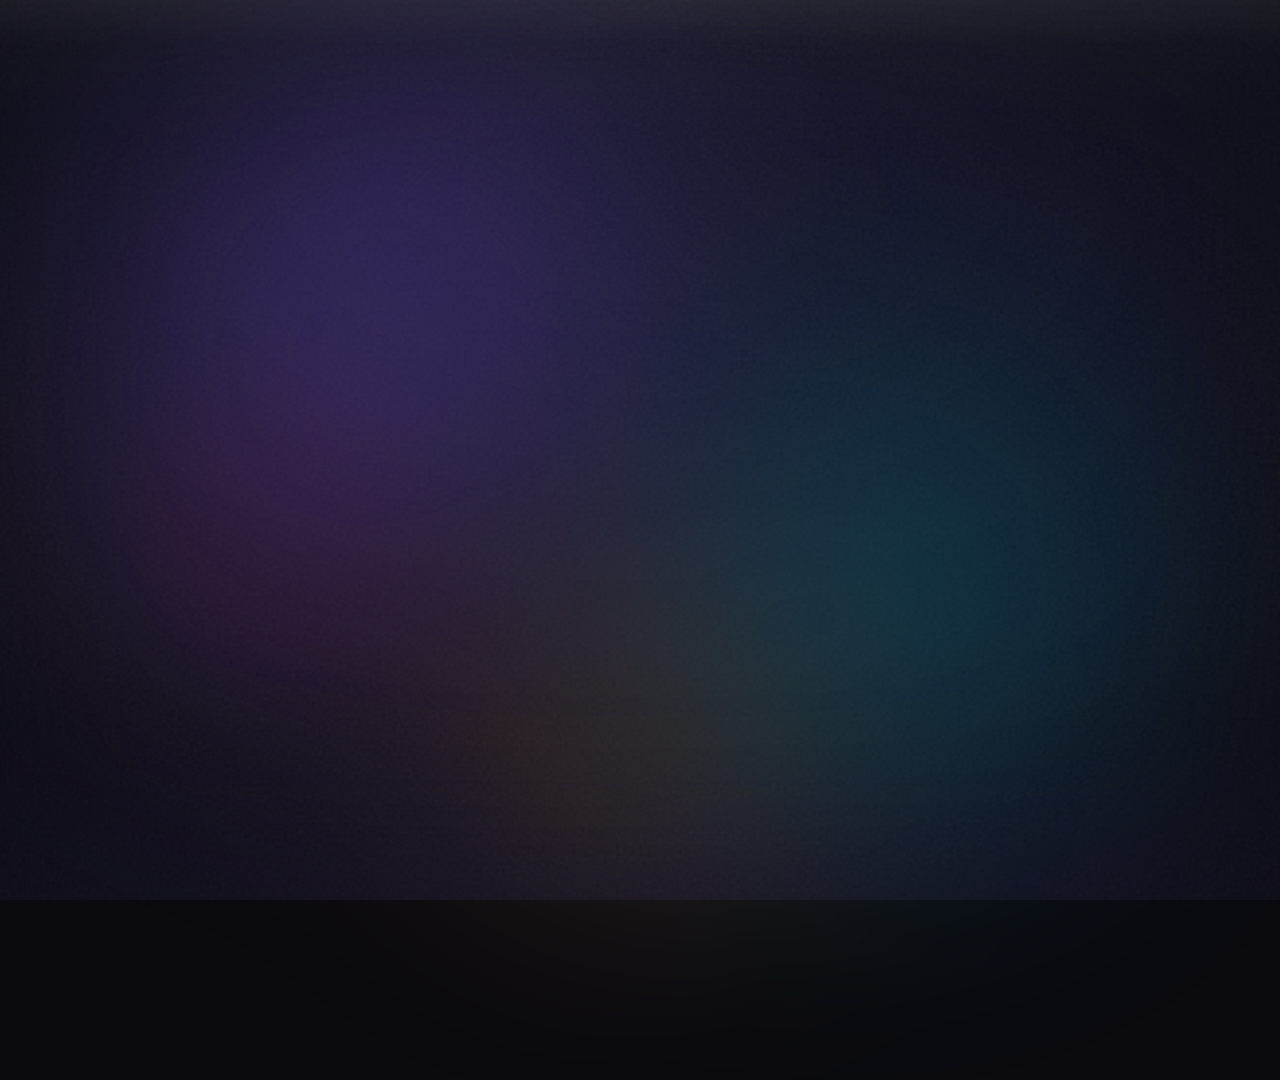
<file: .codex/skills/hyperframes-animation/examples/problem-mockup-overwhelm.html>
<!doctype html>
<html lang="en">
  <head>
    <meta charset="UTF-8" />
    <meta name="viewport" content="width=1920, height=1080" />
    <title>Scene — HyperFrames Problem Mockup Overwhelm</title>

    <!--
      Blueprint: problem-mockup-overwhelm (HyperFrames preview)
      HyperFrames-native version of the scene-02-mockup-morph-overwhelm concept.

      Choreography (4 phases, 6 seconds total):
        0.00 – 0.55s   Three HyperFrames workflow mockups spring-in (left → right → center)
                       Check panel left · render queue right · preview timeline center
        0.33 – 0.95s   Nine scattered HyperFrames tool icons stagger in around the cluster
        3.20 – 3.80s   MORPH:
                         center mockup compositor-scale down to the avatar footprint
                         borderRadius repaint (42px → 50% = reads as circle)
                         content fades out at 0-40% of morph
                         non-center mockups + icons exit concurrently
                         avatar pop (scale 0 → 1) starts at morph trigger
                         avatar layer opacity fades in at 50% of morph
                         at 85-100% of morph, mockup-center fades to 0 → avatar visible underneath
        3.53 – 4.40s   Eight task bubbles stagger-enter in a radial pattern around the avatar
        4.40 – 6.00s   Idle: bubble micro-float + avatar orbit dots + avatar breath
          paint-only tween. The "rect → circle" effect is completed by the final 0.51s-onward
          opacity hand-off to the avatar element rendered underneath at z-index 20.
        - Both mockup layer and avatar layer stay in DOM (no `{showX && <Y />}` conditional render);
          opacity gates visibility — required because HyperFrames seek can move time backwards.
        - All `Math.sin(frame * ...)` continuous motion replaced by:
            mockup float / bubble float / orbit dots → shared onUpdate scene-ticker reading tl.time()
            avatar breath → finite sine.inOut yoyo (multiplicative onto pop scale)
        - The animated dark-frosted-glass blob background was replaced with a static
          gradient + frosted overlay for renderer determinism and file size.
        - Avatar video source replaced with a CSS gradient circle (no asset required).
          To use a real video, swap the inner .avatar-disc for a <video muted playsinline>.
        - Bubbles are generated via JS `forEach` at script load — positions pre-baked in
          inline `left`/`top`; GSAP tweens only `scale`/`opacity`/`x`/`y`.

      Spring → ease mapping (from skill SKILL.md):
        spring(stiffness:70,  damping:14)  → back.out(1.4)    (mockup entry)
        spring(stiffness:180, damping:14)  → back.out(1.6)    (icon entry)
        spring(stiffness:80,  damping:18)  → power3.out       (morph driver)
        spring(stiffness:120, damping:14)  → back.out(1.4)    (avatar pop)
        spring(stiffness:180, damping:12)  → back.out(1.4)    (bubble pop)
    -->

    <script src="https://cdn.jsdelivr.net/npm/gsap@3.14.2/dist/gsap.min.js"></script>

    <style>
      :root {
        --bg-base: #0a0a0f;
        --text-primary: #ffffff;
        --surface-dark: #000000;
        --surface-mid: #16213e;
        --surface-light: rgba(255, 255, 255, 0.98);
        --line-soft: rgba(139, 92, 246, 0.5);
        --bubble-bg: rgba(255, 255, 255, 0.95);
        --bubble-border: rgba(139, 92, 246, 0.5);
        --bubble-text: #1f2937;
        --brand-cyan: #06b6d4;
        --brand-teal: #14b8a6;
        --brand-green: #00f2ea;
        --brand-blue: #0ea5e9;
        --brand-purple: #8b5cf6;
        --brand-pink: #ec4899;
        --brand-orange: #fb923c;
        --brand-ink: #0f0f0f;
        --accent-lime: #facc15;
        --accent-mint: #ffffff;
        --warn-amber: #ffc107;
        --tt-cyan: #00f2ea;
      }
      * {
        margin: 0;
        padding: 0;
        box-sizing: border-box;
      }
      html,
      body {
        margin: 0;
        width: 1920px;
        height: 1080px;
        overflow: hidden;
        background: var(--bg-base);
        font-family:
          "Inter",
          system-ui,
          -apple-system,
          sans-serif;
        color: var(--text-primary);
      }

      /* ============================================================
         BACKGROUND (dark frosted glass, matching TSX reference)
         ============================================================ */
      .bg {
        position: absolute;
        inset: 0;
        overflow: hidden;
        background: radial-gradient(
          ellipse 120% 100% at 50% 20%,
          rgba(30, 30, 45, 1) 0%,
          rgba(18, 18, 28, 1) 40%,
          rgba(10, 10, 15, 1) 100%
        );
      }
      .bg::before {
        content: "";
        position: absolute;
        inset: 0;
        background: rgba(15, 15, 25, 0.4);
        backdrop-filter: blur(80px) saturate(180%);
        -webkit-backdrop-filter: blur(80px) saturate(180%);
      }
      .bg::after {
        content: "";
        position: absolute;
        inset: 0;
        background:
          linear-gradient(
            180deg,
            rgba(255, 255, 255, 0.08) 0%,
            rgba(255, 255, 255, 0.02) 5%,
            transparent 15%,
            transparent 100%
          ),
          linear-gradient(0deg, rgba(139, 92, 246, 0.05) 0%, transparent 20%, transparent 100%);
      }
      .bg-frost {
        position: absolute;
        inset: 0;
        opacity: 0.5;
        filter: blur(120px);
        background:
          radial-gradient(
            circle 550px at 30% 35%,
            rgba(139, 92, 246, 0.7) 0%,
            rgba(139, 92, 246, 0.3) 40%,
            transparent 70%
          ),
          radial-gradient(
            circle 500px at 70% 65%,
            rgba(6, 182, 212, 0.6) 0%,
            rgba(6, 182, 212, 0.25) 40%,
            transparent 70%
          ),
          radial-gradient(
            circle 400px at 50% 80%,
            rgba(251, 146, 60, 0.5) 0%,
            rgba(251, 146, 60, 0.2) 40%,
            transparent 70%
          ),
          radial-gradient(
            circle 350px at 20% 60%,
            rgba(236, 72, 153, 0.4) 0%,
            rgba(236, 72, 153, 0.15) 40%,
            transparent 70%
          );
      }
      .vignette {
        position: absolute;
        inset: 0;
        background-image:
          radial-gradient(
            ellipse 80% 80% at 50% 50%,
            transparent 0%,
            transparent 50%,
            rgba(0, 0, 0, 0.3) 100%
          ),
          url("data:image/svg+xml,%3Csvg viewBox='0 0 256 256' xmlns='http://www.w3.org/2000/svg'%3E%3Cfilter id='n'%3E%3CfeTurbulence type='fractalNoise' baseFrequency='0.9' numOctaves='4'/%3E%3C/filter%3E%3Crect width='100%25' height='100%25' filter='url(%23n)' opacity='0.04'/%3E%3C/svg%3E"),
          repeating-linear-gradient(
            0deg,
            transparent,
            transparent 2px,
            rgba(255, 255, 255, 0.00075) 2px,
            rgba(255, 255, 255, 0.00075) 4px
          );
        pointer-events: none;
        z-index: 400;
      }

      /* ============================================================
         MOCKUP CLUSTER (Phase 1-2)
         ============================================================ */
      .mockup-cluster {
        position: absolute;
        inset: 0;
        perspective: 1400px;
        transform-style: preserve-3d;
      }

      /* Fitness-style phone shells */
      .mockup {
        position: absolute;
        left: 50%;
        top: 50%;
        width: 320px;
        height: 650px;
        border-radius: 42px;
        background: transparent;
        transform-origin: center center;
        transform-style: preserve-3d;
        will-change: transform, opacity;
      }
      .mockup-left {
        z-index: 10;
      }
      .mockup-right {
        z-index: 12;
      }
      .mockup-center {
        z-index: 25;
        background: var(--surface-dark);
        box-shadow:
          0 24px 70px rgba(0, 0, 0, 0.4),
          0 0 40px rgba(0, 242, 234, 0.15);
        overflow: hidden;
      }

      .phone-shell {
        position: absolute;
        inset: 0;
        border-radius: 42px;
        background: #000000;
        padding: 8px;
        box-shadow:
          0 18px 60px rgba(0, 0, 0, 0.3),
          0 4px 16px rgba(0, 0, 0, 0.18),
          inset 0 0 0 3px #333333;
        overflow: hidden;
        will-change: opacity;
      }

      .phone-notch {
        position: absolute;
        top: 8px;
        left: 50%;
        width: 100px;
        height: 26px;
        border-radius: 0 0 18px 18px;
        background: #000000;
        transform: translateX(-50%);
        z-index: 5;
      }

      .phone-screen {
        position: relative;
        width: 100%;
        height: 100%;
        border-radius: 35px;
        overflow: hidden;
        display: flex;
        flex-direction: column;
      }

      .mockup-left .phone-screen,
      .mockup-right .phone-screen {
        background: rgba(255, 255, 255, 0.98);
        padding-top: 30px;
      }

      .mockup-center .phone-screen {
        background: #000000;
      }

      .mockup-content {
        flex: 1;
        display: flex;
        flex-direction: column;
        min-height: 0;
        will-change: opacity;
      }

      /* --- HyperFrames Check (left) --- */
      .yt-header {
        padding: 14px 18px;
        background: #f9f9f9;
        border-bottom: 1px solid #e5e5e5;
        display: flex;
        align-items: center;
        gap: 10px;
        font: 600 16px/1 Inter;
        color: #0f0f0f;
      }
      .yt-header svg .hf-logo-left {
        fill: url(#hf-mini-grad-left);
      }
      .yt-body {
        padding: 18px;
        color: #0f0f0f;
      }
      .yt-body h3 {
        font: 700 17px/1.2 Inter;
        margin-bottom: 12px;
      }
      .yt-thumb {
        height: 130px;
        background: linear-gradient(135deg, #1a1a2e, #16213e);
        border-radius: 10px;
        margin-bottom: 14px;
        padding: 18px;
        display: grid;
        gap: 8px;
        align-content: center;
      }
      .code-line {
        height: 10px;
        border-radius: 5px;
        background: rgba(255, 255, 255, 0.24);
      }
      .code-line:nth-child(1) {
        width: 74%;
        background: #ff0000;
      }
      .code-line:nth-child(2) {
        width: 58%;
      }
      .code-line:nth-child(3) {
        width: 86%;
      }
      .code-line:nth-child(4) {
        width: 46%;
        background: rgba(255, 255, 255, 0.3);
      }
      .code-line:nth-child(5) {
        width: 68%;
      }
      .code-line:nth-child(6) {
        width: 52%;
        background: rgba(255, 255, 255, 0.28);
      }
      .yt-progress-fill {
        width: 72%;
        height: 100%;
        background: #ff0000;
        border-radius: 3px;
      }
      .yt-progress-row {
        display: flex;
        justify-content: space-between;
        font: 500 12px/1 Inter;
        color: #606060;
        margin-bottom: 6px;
      }
      .yt-progress-track {
        height: 5px;
        background: #e5e5e5;
        border-radius: 3px;
        overflow: hidden;
      }
      .yt-task-label {
        font: 500 12px/1 Inter;
        color: #606060;
        margin-top: 16px;
        margin-bottom: 8px;
      }
      .yt-task {
        display: flex;
        align-items: center;
        gap: 8px;
        margin-bottom: 6px;
        font: 400 12px/1.2 Inter;
        color: #606060;
      }
      .yt-task::before {
        content: "";
        width: 13px;
        height: 13px;
        border: 2px solid #909090;
        border-radius: 50%;
        background: transparent;
        flex-shrink: 0;
      }
      .yt-footer {
        margin-top: auto;
        padding: 12px 18px;
        background: #fff4e5;
        border-top: 1px solid #ffe0b2;
        font: 500 12px/1 Inter;
        color: #e65100;
        display: flex;
        align-items: center;
        gap: 8px;
      }

      /* --- HyperFrames Preview (center) — content fades during morph --- */
      .tt-statusbar {
        padding: 10px 14px;
        display: flex;
        justify-content: space-between;
        font: 500 12px/1 Inter;
        color: var(--accent-mint);
      }
      .tt-preview {
        flex: 1;
        position: relative;
        background: linear-gradient(180deg, #1a1a2e 0%, #16213e 100%);
      }
      .tt-overlay {
        position: absolute;
        top: 14px;
        left: 14px;
        right: 14px;
        background: rgba(0, 0, 0, 0.6);
        border-radius: 10px;
        padding: 10px 12px;
        border: none;
        backdrop-filter: blur(10px);
        -webkit-backdrop-filter: blur(10px);
      }
      .tt-overlay-title {
        font: 500 12px/1 Inter;
        color: white;
        margin-bottom: 4px;
      }
      .tt-overlay-sub {
        font: 400 10px/1.2 Inter;
        color: rgba(216, 254, 255, 0.72);
      }
      .tt-play {
        position: absolute;
        top: 50%;
        left: 50%;
        width: 60px;
        height: 60px;
        margin: -30px 0 0 -30px;
        border-radius: 50%;
        background: rgba(255, 255, 255, 0.3);
        box-shadow: none;
        display: flex;
        align-items: center;
        justify-content: center;
        font-size: 22px;
        color: white;
      }
      .tt-side {
        position: absolute;
        right: 12px;
        bottom: 70px;
        display: flex;
        flex-direction: column;
        gap: 14px;
        font: 500 10px/1 Inter;
        color: white;
        text-align: center;
      }
      .tt-side div {
        display: flex;
        flex-direction: column;
        gap: 3px;
      }
      .tt-side span {
        font-size: 18px;
        font-weight: 800;
        color: #ffffff;
      }
      .tt-timeline {
        padding: 12px;
        background: #111111;
      }
      .tt-strip {
        display: flex;
        gap: 4px;
        margin-bottom: 8px;
      }
      .tt-clip {
        flex: 1;
        height: 32px;
        border-radius: 4px;
        background: #333333;
        opacity: 0.6;
      }
      .tt-clip.active {
        background: var(--tt-cyan);
        opacity: 1;
      }
      .tt-note {
        font: 500 10px/1 Inter;
        color: #888888;
        text-align: center;
      }
      .tt-tabs {
        padding: 10px 18px;
        background: #000000;
        display: flex;
        justify-content: space-around;
        font: 500 11px/1 Inter;
        color: white;
      }

      /* --- HyperFrames Render (right) --- */
      .ig-header {
        padding: 12px 16px;
        border-bottom: 1px solid #efefef;
        display: flex;
        align-items: center;
        gap: 10px;
        font: 600 15px/1 Inter;
        color: #262626;
      }
      .ig-body {
        padding: 14px;
        flex: 1;
        color: #262626;
      }
      .ig-body h3 {
        font: 500 13px/1 Inter;
        margin-bottom: 12px;
      }
      .ig-warn {
        background: #fff3cd;
        border: 1px solid #ffc107;
        border-radius: 10px;
        padding: 10px 12px;
        margin-bottom: 14px;
      }
      .ig-warn-title {
        font: 500 12px/1.1 Inter;
        color: #856404;
      }
      .ig-warn-sub {
        font: 400 11px/1.2 Inter;
        color: #856404;
        margin-top: 4px;
      }
      .ig-task-label {
        font: 500 13px/1 Inter;
        color: #262626;
        margin-bottom: 8px;
      }
      .ig-task {
        display: flex;
        align-items: center;
        gap: 8px;
        margin-bottom: 6px;
        font: 400 12px/1.2 Inter;
        color: #666666;
      }
      .ig-task::before {
        content: "";
        width: 12px;
        height: 12px;
        border: 2px solid #c7c7c7;
        border-radius: 50%;
        background: transparent;
        flex-shrink: 0;
      }
      .ig-time {
        margin-top: 14px;
        background: #ffebee;
        border-radius: 8px;
        padding: 10px 12px;
        font: 500 12px/1 Inter;
        color: #c62828;
      }
      .ig-footer {
        margin-top: auto;
        padding: 12px 14px;
        border-top: 1px solid #efefef;
        background: #fafafa;
      }
      .ig-share {
        background: linear-gradient(90deg, #833ab4, #fd1d1d, #fcaf45);
        border-radius: 10px;
        padding: 11px 0;
        text-align: center;
        font: 600 13px/1 Inter;
        color: #ffffff;
      }

      /* ============================================================
         PLATFORM ICONS — scattered, positions pre-baked in CSS
         ============================================================ */
      .platform-icon {
        position: absolute;
        border-radius: 22%;
        background: rgba(255, 255, 255, 0.98);
        display: flex;
        align-items: center;
        justify-content: center;
        box-shadow: 0 8px 30px rgba(0, 0, 0, 0.2);
        border: none;
        z-index: 30;
        will-change: transform, opacity;
      }
      .platform-icon svg {
        width: 62%;
        height: 62%;
      }
      .platform-icon .icon-type {
        font: 800 25px/1 Inter;
        letter-spacing: 0;
        color: #063238;
      }
      .platform-icon .icon-small {
        font-size: 20px;
      }

      /* Nine icon positions — taken from the the source SCATTERED_ICONS array */
      .pi-youtube {
        left: calc(22% + 100px);
        top: calc(20% - 179px);
        width: 102px;
        height: 102px;
      }
      .pi-google {
        left: calc(60% + 16px);
        top: calc(15% - 113px);
        width: 96px;
        height: 96px;
      }
      .pi-instagram {
        left: calc(88% - 73px);
        top: calc(25% - 103px);
        width: 102px;
        height: 102px;
      }
      .pi-tiktok {
        left: 10%;
        top: calc(48% - 101px);
        width: 90px;
        height: 90px;
      }
      .pi-tripadvisor {
        left: calc(94% - 89px);
        top: calc(55% - 45px);
        width: 84px;
        height: 84px;
      }
      .pi-facebook {
        left: 15%;
        top: 75%;
        width: 90px;
        height: 90px;
      }
      .pi-twitter {
        left: 42%;
        top: 85%;
        width: 84px;
        height: 84px;
      }
      .pi-linkedin {
        left: 70%;
        top: 85%;
        width: 78px;
        height: 78px;
      }
      .pi-yelp {
        left: calc(92% - 165px);
        top: calc(72% + 4px);
        width: 90px;
        height: 90px;
      }

      /* ============================================================
         AVATAR + BUBBLES (Phase 3-4)
         Initially opacity 0; opacity tween reveals at morph hand-off.
         ============================================================ */
      .avatar-with-bubbles {
        position: absolute;
        inset: 0;
        opacity: 0;
        will-change: opacity;
      }
      .avatar-stage {
        position: absolute;
        left: 50%;
        top: 50%;
        z-index: 20;
        will-change: transform;
      }
      .avatar-ring {
        width: 220px;
        height: 220px;
        border-radius: 50%;
        padding: 5px;
        background: linear-gradient(135deg, #14b8a6, #06b6d4, #0ea5e9);
        box-shadow:
          0 0 60px rgba(20, 184, 166, 0.5),
          0 0 120px rgba(6, 182, 212, 0.3);
      }
      .avatar-disc {
        width: 100%;
        height: 100%;
        border-radius: 50%;
        border: 3px solid rgba(255, 255, 255, 0.25);
        background:
          radial-gradient(circle at 40% 35%, rgba(255, 255, 255, 0.2), transparent 50%),
          conic-gradient(from 40deg, #14b8a6 0%, #06b6d4 35%, #0ea5e9 65%, #8b5cf6 100%);
        overflow: hidden;
      }
      .orbit-dot {
        position: absolute;
        left: 50%;
        top: 50%;
        width: 10px;
        height: 10px;
        margin: -5px 0 0 -5px;
        border-radius: 50%;
        will-change: transform, opacity;
      }
      .orbit-dot:nth-child(1) {
        background: var(--accent-lime);
      }
      .orbit-dot:nth-child(2) {
        background: var(--brand-purple);
      }
      .orbit-dot:nth-child(3) {
        background: var(--accent-lime);
      }
      .orbit-dot:nth-child(4) {
        background: var(--brand-purple);
      }

      .task-bubble {
        position: absolute;
        z-index: 30;
        background: var(--bubble-bg);
        border: 3px solid var(--bubble-border);
        border-radius: 24px;
        padding: 22px 34px;
        box-shadow: 0 12px 35px rgba(139, 92, 246, 0.3);
        font: 500 26px/1.4 Inter;
        color: var(--bubble-text);
        white-space: nowrap;
        will-change: transform, opacity;
      }
    </style>
  </head>
  <body>
    <div
      id="root"
      data-composition-id="main"
      data-start="0"
      data-duration="6"
      data-width="1920"
      data-height="1080"
    >
      <div class="bg"></div>
      <div class="bg-frost"></div>

      <div
        id="problem-mockup-overwhelm-scene"
        class="scene clip"
        data-start="0"
        data-duration="6"
        data-track-index="1"
      >
        <!-- ===== Phase 1-2: Mockup cluster + scattered icons ===== -->
        <div class="mockup-cluster">
          <!-- HyperFrames Check mockup (left) -->
          <div class="mockup mockup-left">
            <div class="phone-shell">
              <div class="phone-notch"></div>
              <div class="phone-screen">
                <div class="mockup-content yt-content">
                  <div class="yt-header">
                    <svg viewBox="0 0 24 24" width="22" height="22" aria-hidden="true">
                      <defs>
                        <linearGradient id="hf-mini-grad-left" x1="2" y1="4" x2="22" y2="20">
                          <stop offset="0%" stop-color="#ff0000" />
                          <stop offset="100%" stop-color="#cc0000" />
                        </linearGradient>
                      </defs>
                      <path
                        class="hf-logo-left"
                        d="M4 9.5 11.5 5c2.7-1.6 5.7.8 5.1 3.8L15 17.5c-.5 2.8-3.8 4-6 2.2L3.2 15c-2-1.6-1.5-4.2.8-5.5Z"
                      />
                      <path
                        class="hf-logo-left"
                        d="M13.2 6.5 20.8 11c2.4 1.4 2.4 4.6 0 6l-7.6 4.5c-2.6 1.5-5.8-.7-5.2-3.6l1.8-9c.5-2.8 3-3.8 3.4-2.4Z"
                        opacity="0.82"
                      />
                    </svg>
                    HyperFrames Check
                  </div>
                  <div class="yt-body">
                    <h3>Validate composition</h3>
                    <div class="yt-thumb">
                      <div class="code-line"></div>
                      <div class="code-line"></div>
                      <div class="code-line"></div>
                      <div class="code-line"></div>
                      <div class="code-line"></div>
                      <div class="code-line"></div>
                    </div>
                    <div class="yt-progress-row"><span>Lint + inspect</span><span>72%</span></div>
                    <div class="yt-progress-track"><div class="yt-progress-fill"></div></div>
                    <div class="yt-task-label">Render-safe rules:</div>
                    <div class="yt-task">data-start / duration set</div>
                    <div class="yt-task">Timeline registered</div>
                    <div class="yt-task">Assets resolve locally</div>
                    <div class="yt-task">Text fits every frame</div>
                  </div>
                  <div class="yt-footer">npm run check before render</div>
                </div>
              </div>
            </div>
          </div>

          <!-- HyperFrames Preview mockup (center, morph target) -->
          <div class="mockup mockup-center">
            <div class="phone-shell">
              <div class="phone-notch"></div>
              <div class="phone-screen">
                <div class="mockup-content tt-content">
                  <div class="tt-statusbar"><span>9:41</span><span>HF</span></div>
                  <div class="tt-preview">
                    <div class="tt-overlay">
                      <div class="tt-overlay-title">Scene 05 · seekable</div>
                      <div class="tt-overlay-sub">GSAP timeline + data clips</div>
                    </div>
                    <div class="tt-play">HF</div>
                    <div class="tt-side">
                      <div><span>12</span>Clips</div>
                      <div><span>4</span>Tracks</div>
                      <div><span>V</span>Vars</div>
                      <div><span>MP4</span>Render</div>
                    </div>
                  </div>
                  <div class="tt-timeline">
                    <div class="tt-strip">
                      <div class="tt-clip"></div>
                      <div class="tt-clip"></div>
                      <div class="tt-clip active"></div>
                      <div class="tt-clip"></div>
                      <div class="tt-clip"></div>
                      <div class="tt-clip"></div>
                      <div class="tt-clip"></div>
                      <div class="tt-clip"></div>
                    </div>
                    <div class="tt-note">0 errors · frame-safe render</div>
                  </div>
                  <div class="tt-tabs">
                    <span>Clips</span><span>Tracks</span><span>Vars</span><span>Render</span>
                  </div>
                </div>
              </div>
            </div>
          </div>

          <!-- HyperFrames Render mockup (right) -->
          <div class="mockup mockup-right">
            <div class="phone-shell">
              <div class="phone-notch"></div>
              <div class="phone-screen">
                <div class="mockup-content ig-content">
                  <div class="ig-header">
                    <svg viewBox="0 0 24 24" width="22" height="22" aria-hidden="true">
                      <rect
                        x="3"
                        y="4"
                        width="18"
                        height="14"
                        rx="3"
                        fill="none"
                        stroke="#833ab4"
                        stroke-width="2"
                      />
                      <path d="M9 9.2 15 12 9 14.8Z" fill="#fd1d1d" />
                      <path d="M6 21h12" stroke="#fcaf45" stroke-width="2" stroke-linecap="round" />
                    </svg>
                    Render Queue
                  </div>
                  <div class="ig-body">
                    <h3>Export HyperFrames scene</h3>
                    <div class="ig-warn">
                      <div class="ig-warn-title">Ready for MP4 render</div>
                      <div class="ig-warn-sub">lint · validate · inspect passed</div>
                    </div>
                    <div class="ig-task-label">Pipeline:</div>
                    <div class="ig-task">Preview locally</div>
                    <div class="ig-task">Validate runtime</div>
                    <div class="ig-task">Inspect layout</div>
                    <div class="ig-task">Render MP4</div>
                    <div class="ig-task">Publish share link</div>
                    <div class="ig-time">Draft render: ~45 sec</div>
                  </div>
                  <div class="ig-footer">
                    <div class="ig-share">Publish link</div>
                  </div>
                </div>
              </div>
            </div>
          </div>

          <!-- Nine scattered HyperFrames workflow icons -->
          <div class="platform-icon pi-youtube">
            <svg viewBox="0 0 24 24" aria-hidden="true">
              <defs>
                <linearGradient id="hf-orbit-grad" x1="2" y1="4" x2="22" y2="20">
                  <stop offset="0%" stop-color="#14b8a6" />
                  <stop offset="100%" stop-color="#06b6d4" />
                </linearGradient>
              </defs>
              <path
                d="M4 9.5 11.5 5c2.7-1.6 5.7.8 5.1 3.8L15 17.5c-.5 2.8-3.8 4-6 2.2L3.2 15c-2-1.6-1.5-4.2.8-5.5Z"
                fill="url(#hf-orbit-grad)"
              />
              <path
                d="M13.2 6.5 20.8 11c2.4 1.4 2.4 4.6 0 6l-7.6 4.5c-2.6 1.5-5.8-.7-5.2-3.6l1.8-9c.5-2.8 3-3.8 3.4-2.4Z"
                fill="url(#hf-orbit-grad)"
                opacity="0.82"
              />
            </svg>
          </div>
          <div class="platform-icon pi-google">
            <span class="icon-type">&lt;/&gt;</span>
          </div>
          <div class="platform-icon pi-instagram">
            <span class="icon-type icon-small">GS</span>
          </div>
          <div class="platform-icon pi-tiktok">
            <span class="icon-type icon-small">CSS</span>
          </div>
          <div class="platform-icon pi-tripadvisor">
            <svg viewBox="0 0 24 24" aria-hidden="true">
              <path
                d="M12 3 20 7.5v9L12 21 4 16.5v-9Z"
                fill="none"
                stroke="#063238"
                stroke-width="1.6"
              />
              <path
                d="M12 3v9l8-4.5M12 12 4 7.5M12 12v9"
                stroke="#06b6d4"
                stroke-width="1.6"
                stroke-linecap="round"
              />
            </svg>
          </div>
          <div class="platform-icon pi-facebook">
            <svg viewBox="0 0 24 24" aria-hidden="true">
              <path
                d="M4 14v-4M8 17V7M12 19V5M16 16V8M20 13v-2"
                stroke="#063238"
                stroke-width="2.4"
                stroke-linecap="round"
              />
              <path
                d="M8 17V7M16 16V8"
                stroke="#06b6d4"
                stroke-width="2.4"
                stroke-linecap="round"
              />
            </svg>
          </div>
          <div class="platform-icon pi-twitter">
            <span class="icon-type icon-small">CAP</span>
          </div>
          <div class="platform-icon pi-linkedin">
            <span class="icon-type icon-small">MP4</span>
          </div>
          <div class="platform-icon pi-yelp">
            <span class="icon-type icon-small">PUB</span>
          </div>
        </div>
        <!-- /.mockup-cluster -->

        <!-- ===== Phase 3-4: Avatar + task bubbles ===== -->
        <div class="avatar-with-bubbles" id="avatar-bubbles">
          <div class="avatar-stage" id="avatar-stage">
            <div class="avatar-ring">
              <div class="avatar-disc"></div>
            </div>
            <div class="orbit-dot" id="orbit-0"></div>
            <div class="orbit-dot" id="orbit-1"></div>
            <div class="orbit-dot" id="orbit-2"></div>
            <div class="orbit-dot" id="orbit-3"></div>
          </div>
          <!-- task bubbles appended by JS -->
        </div>
      </div>
      <!-- /.scene -->

      <div class="vignette"></div>
    </div>

    <script>
      /* ================================================================
         CONSTANTS
         ================================================================ */
      const W = 1920,
        H = 1080;
      const MOCKUP_CENTER_W = 320; // .mockup-center intrinsic width (matches CSS)
      const MOCKUP_CENTER_H = 650;
      const AVATAR_DIAMETER = 220;
      const MORPH_END_SCALE_X = AVATAR_DIAMETER / MOCKUP_CENTER_W; // ≈ 0.6875
      const MORPH_END_SCALE_Y = AVATAR_DIAMETER / MOCKUP_CENTER_H; // ≈ 0.3385

      const TIMING = {
        // Phase 1 — center stack → side-phone fan-out
        mockupCenterAt: 0.08,
        mockupLeftAt: 0.2,
        mockupRightAt: 0.28,
        mockupEntryDur: 0.7,
        mockupFanDur: 1.08,

        // Phase 2 — icon entries
        iconsAt: 0.33,
        iconEntryDur: 0.45,
        iconStagger: 0.07,

        // Phase 3 — morph
        morphAt: 3.2,
        morphDur: 0.6,

        // Avatar (pop concurrent with morph; layer opacity in at 50% of morph)
        avatarPopAt: 3.2,
        avatarPopDur: 0.55,
        avatarLayerInAt: 3.5,
        avatarLayerInDur: 0.3,

        // Phase 4 — bubbles
        bubblesAt: 3.53,
        bubbleDur: 0.45,
        bubbleStagger: 0.07,
      };

      const BUBBLE_TASKS = [
        { label: "Missing data-duration", angle: 270, dx: 14, dy: -8 }, // top
        { label: "Timeline not registered", angle: 315, dx: 122, dy: 63 }, // top-right
        { label: "Same-track overlaps", angle: 0, dx: 86, dy: 63 }, // right
        { label: "Text overflow at 5s", angle: 45, dx: 79, dy: -9 }, // bottom-right
        { label: "Asset path mismatch", angle: 90 }, // bottom
        { label: "Non-deterministic motion", angle: 135, dx: -124, dy: -32 }, // bottom-left
        { label: "Sub-comp wiring drift", angle: 180, dx: -79, dy: 1 }, // left
        { label: "Render blocked by console", angle: 225, dx: -128, dy: 45 }, // top-left
      ];
      const BUBBLE_RADIUS = 420; // px from screen center
      const BUBBLE_CENTER_X = W / 2;
      const BUBBLE_CENTER_Y = H / 2;

      /* ================================================================
         INITIAL STATE (GSAP owns the transform from here on)
         ================================================================ */
      // All phones start stacked at center, then the side phones fan out like the Fitness showcase.
      gsap.set(".mockup-left", {
        xPercent: -50,
        yPercent: -50,
        x: 0,
        y: 0,
        rotation: 0,
        rotationY: 0,
        scale: 0.86,
        opacity: 0,
      });
      gsap.set(".mockup-right", {
        xPercent: -50,
        yPercent: -50,
        x: 0,
        y: 0,
        rotation: 0,
        rotationY: 0,
        scale: 0.86,
        opacity: 0,
      });
      gsap.set(".mockup-center", {
        xPercent: -50,
        yPercent: -50,
        x: 0,
        y: 0,
        rotation: 0,
        rotationY: 0,
        scale: 0.84,
        opacity: 0,
      });

      gsap.set(".platform-icon", { scale: 0, opacity: 0 });

      // Avatar — sits centered. xPercent/yPercent centering, pop starts at scale 0.
      gsap.set(".avatar-stage", { xPercent: -50, yPercent: -50, scale: 0 });

      /* Build task bubbles deterministically at script load.
         Positions baked into inline style; GSAP only tweens scale/opacity. */
      const stage = document.getElementById("avatar-bubbles");
      BUBBLE_TASKS.forEach((task, i) => {
        const rad = (task.angle * Math.PI) / 180;
        const x = BUBBLE_CENTER_X + Math.cos(rad) * BUBBLE_RADIUS + (task.dx || 0);
        const y = BUBBLE_CENTER_Y + Math.sin(rad) * BUBBLE_RADIUS + (task.dy || 0);
        const el = document.createElement("div");
        el.className = "task-bubble";
        el.id = "bubble-" + i;
        el.style.left = x + "px";
        el.style.top = y + "px";
        el.textContent = task.label;
        stage.appendChild(el);
        // GSAP-owned centering + initial hidden state.
        gsap.set(el, { xPercent: -50, yPercent: -50, scale: 0, opacity: 0 });
      });

      /* ================================================================
         TIMELINE
         ================================================================ */
      window.__timelines = window.__timelines || {};
      const tl = gsap.timeline({ paused: true });
      window.__timelines["main"] = tl;

      /* ---------------------------------------------------------------
         PHASE 1: Mockup entries (center stack → fan-out)
         spring(70, 14) → back.out(1.4)
         --------------------------------------------------------------- */
      tl.to(
        ".mockup-center",
        { opacity: 1, scale: 1.0, duration: TIMING.mockupEntryDur, ease: "back.out(1.4)" },
        TIMING.mockupCenterAt,
      );
      tl.to(
        ".mockup-left",
        { opacity: 1, duration: TIMING.mockupEntryDur, ease: "back.out(1.4)" },
        TIMING.mockupLeftAt,
      );
      tl.to(
        ".mockup-left",
        {
          x: -370,
          rotation: -10,
          rotationY: 6,
          scale: 0.92,
          duration: TIMING.mockupFanDur,
          ease: "expo.out",
        },
        TIMING.mockupLeftAt,
      );
      tl.to(
        ".mockup-right",
        { opacity: 1, duration: TIMING.mockupEntryDur, ease: "back.out(1.4)" },
        TIMING.mockupRightAt,
      );
      tl.to(
        ".mockup-right",
        {
          x: 370,
          rotation: 10,
          rotationY: -6,
          scale: 0.92,
          duration: TIMING.mockupFanDur,
          ease: "expo.out",
        },
        TIMING.mockupRightAt,
      );

      /* ---------------------------------------------------------------
         PHASE 2: Platform icons (staggered)
         spring(180, 14) → back.out(1.6)
         --------------------------------------------------------------- */
      tl.to(
        ".platform-icon",
        {
          scale: 1,
          opacity: 1,
          duration: TIMING.iconEntryDur,
          ease: "back.out(1.6)",
          stagger: { each: TIMING.iconStagger, from: "start" },
        },
        TIMING.iconsAt,
      );

      /* ---------------------------------------------------------------
         PHASE 3: MORPH (the core glue)
         spring(80, 18) → power3.out
         --------------------------------------------------------------- */
      // 1. Center mockup compositor-scales toward the avatar footprint.
      tl.to(
        ".mockup-center",
        {
          scaleX: MORPH_END_SCALE_X,
          scaleY: MORPH_END_SCALE_Y,
          duration: TIMING.morphDur,
          ease: "power3.out",
        },
        TIMING.morphAt,
      );

      // 2. borderRadius repaint — reads as a circle by morph end.
      tl.to(
        ".mockup-center",
        {
          borderRadius: "50%",
          duration: TIMING.morphDur,
          ease: "power3.out",
        },
        TIMING.morphAt,
      );

      // 3. Surface shifts: black card → cyan-gradient glow.
      tl.to(
        ".mockup-center",
        {
          background: "linear-gradient(135deg, #14B8A6, #06B6D4, #0EA5E9)",
          boxShadow: "0 0 50px rgba(20, 184, 166, 0.50), 0 0 100px rgba(6, 182, 212, 0.25)",
          duration: TIMING.morphDur,
          ease: "power3.out",
        },
        TIMING.morphAt,
      );

      // 4. Content fades during first 40% of morph (hides aspect-ratio mismatch).
      tl.to(
        ".mockup-center .mockup-content",
        {
          opacity: 0,
          duration: TIMING.morphDur * 0.4,
          ease: "power2.out",
        },
        TIMING.morphAt,
      );

      // 4b. Fade the physical phone shell early so the morph reads as a clean surface hand-off.
      tl.to(
        ".mockup-center .phone-shell",
        {
          opacity: 0,
          duration: TIMING.morphDur * 0.45,
          ease: "power2.out",
        },
        TIMING.morphAt,
      );

      // 5. Hand-off: at 85-100% of morph, container fades to 0 → avatar reveals underneath.
      tl.to(
        ".mockup-center",
        {
          opacity: 0,
          duration: TIMING.morphDur * 0.15,
          ease: "none",
        },
        TIMING.morphAt + TIMING.morphDur * 0.85,
      );

      /* Non-center mockups exit concurrently with morph */
      tl.to(
        [".mockup-left", ".mockup-right"],
        {
          opacity: 0,
          scale: 0.85,
          duration: TIMING.morphDur * 0.55,
          ease: "power2.out",
        },
        TIMING.morphAt,
      );

      /* Platform icons exit concurrently with morph (edge-out stagger) */
      tl.to(
        ".platform-icon",
        {
          opacity: 0,
          scale: 0.85,
          duration: TIMING.morphDur * 0.5,
          ease: "power2.out",
          stagger: { each: 0.025, from: "edges" },
        },
        TIMING.morphAt,
      );

      /* Avatar pop — spring(120, 14) → back.out(1.4), concurrent with morph trigger */
      tl.fromTo(
        ".avatar-stage",
        { scale: 0 },
        { scale: 1, duration: TIMING.avatarPopDur, ease: "back.out(1.4)" },
        TIMING.avatarPopAt,
      );

      /* Avatar layer opacity in at 50% of morph */
      tl.to(
        "#avatar-bubbles",
        {
          opacity: 1,
          duration: TIMING.avatarLayerInDur,
          ease: "power2.out",
        },
        TIMING.avatarLayerInAt,
      );

      /* ---------------------------------------------------------------
         PHASE 4: Task bubbles (staggered radial entry)
         spring(180, 12) → back.out(1.4)
         --------------------------------------------------------------- */
      tl.to(
        ".task-bubble",
        {
          scale: 1,
          opacity: 0.95,
          duration: TIMING.bubbleDur,
          ease: "back.out(1.4)",
          stagger: { each: TIMING.bubbleStagger, from: "start" },
        },
        TIMING.bubblesAt,
      );

      /* ---------------------------------------------------------------
         CONTINUOUS MOTION (shared scene-ticker onUpdate)
         Reads tl.time() each frame; cheaper than N independent onUpdates.
         Drives:
           - mockup floating (Phase 1-2 only — gated to t < morphAt)
           - platform-icon floating (same)
           - orbit dots around avatar
           - avatar breath (multiplicative on pop scale)
           - bubble micro-float (after bubblesAt)
         --------------------------------------------------------------- */
      const orbitDots = [
        document.getElementById("orbit-0"),
        document.getElementById("orbit-1"),
        document.getElementById("orbit-2"),
        document.getElementById("orbit-3"),
      ];
      const ORBIT_RADIUS = 130;
      const ORBIT_SPEED = 2; // degrees per timeline-time unit (i.e. per second × 30)

      const avatarStage = document.getElementById("avatar-stage");
      const bubbleEls = Array.from(document.querySelectorAll(".task-bubble"));
      const mockupLeft = document.querySelector(".mockup-left");
      const mockupRight = document.querySelector(".mockup-right");
      const platformIcons = Array.from(document.querySelectorAll(".platform-icon"));

      tl.to(
        { tick: 0 },
        {
          tick: 1,
          duration: 6.0,
          ease: "none",
          onUpdate: function () {
            const t = tl.time();

            /* Mockup + icon floating (only while they're visible — pre-morph) */
            if (t < TIMING.morphAt) {
              const mlY = Math.sin(t * 0.36) * 3;
              const mrY = Math.sin(t * 0.45 + 1) * 3;
              gsap.set(mockupLeft, { y: mlY });
              gsap.set(mockupRight, { y: mrY });

              platformIcons.forEach((el, i) => {
                const fx = Math.sin((t * 30 + i * 30) * 0.025) * 5;
                const fy = Math.cos((t * 30 + i * 20) * 0.03) * 4;
                gsap.set(el, { x: fx, y: fy });
              });
            }

            /* Avatar breath (multiplicative on pop scale, only after pop completes) */
            const popEnd = TIMING.avatarPopAt + TIMING.avatarPopDur;
            if (t >= popEnd) {
              const idleT = t - popEnd;
              const breath = 1 + Math.sin(idleT * 0.72) * 0.03;
              // popScale at this point is 1.0 (back.out settled). Multiplicative → still 1.0 × breath.
              gsap.set(avatarStage, { scale: 1 * breath });
            }

            /* Orbit dots — always cycling once avatar layer is visible */
            if (t >= TIMING.avatarLayerInAt) {
              orbitDots.forEach((dot, i) => {
                const angle = (t * 30 * ORBIT_SPEED + i * 90) * (Math.PI / 180);
                const x = Math.cos(angle) * ORBIT_RADIUS;
                const y = Math.sin(angle) * ORBIT_RADIUS;
                const op = 0.7 + Math.sin(t * 30 * 0.1 + i) * 0.3;
                gsap.set(dot, { x: x, y: y, opacity: op });
              });
            }

            /* Bubble micro-float (after they enter) */
            if (t >= TIMING.bubblesAt + TIMING.bubbleDur) {
              bubbleEls.forEach((el, i) => {
                const fx = Math.sin((t * 30 + i * 24) * 0.015) * 5;
                const fy = Math.cos((t * 30 + i * 30) * 0.018) * 4;
                gsap.set(el, { x: fx, y: fy });
              });
            }
          },
        },
        0,
      );
    </script>
  </body>
</html>
</file>
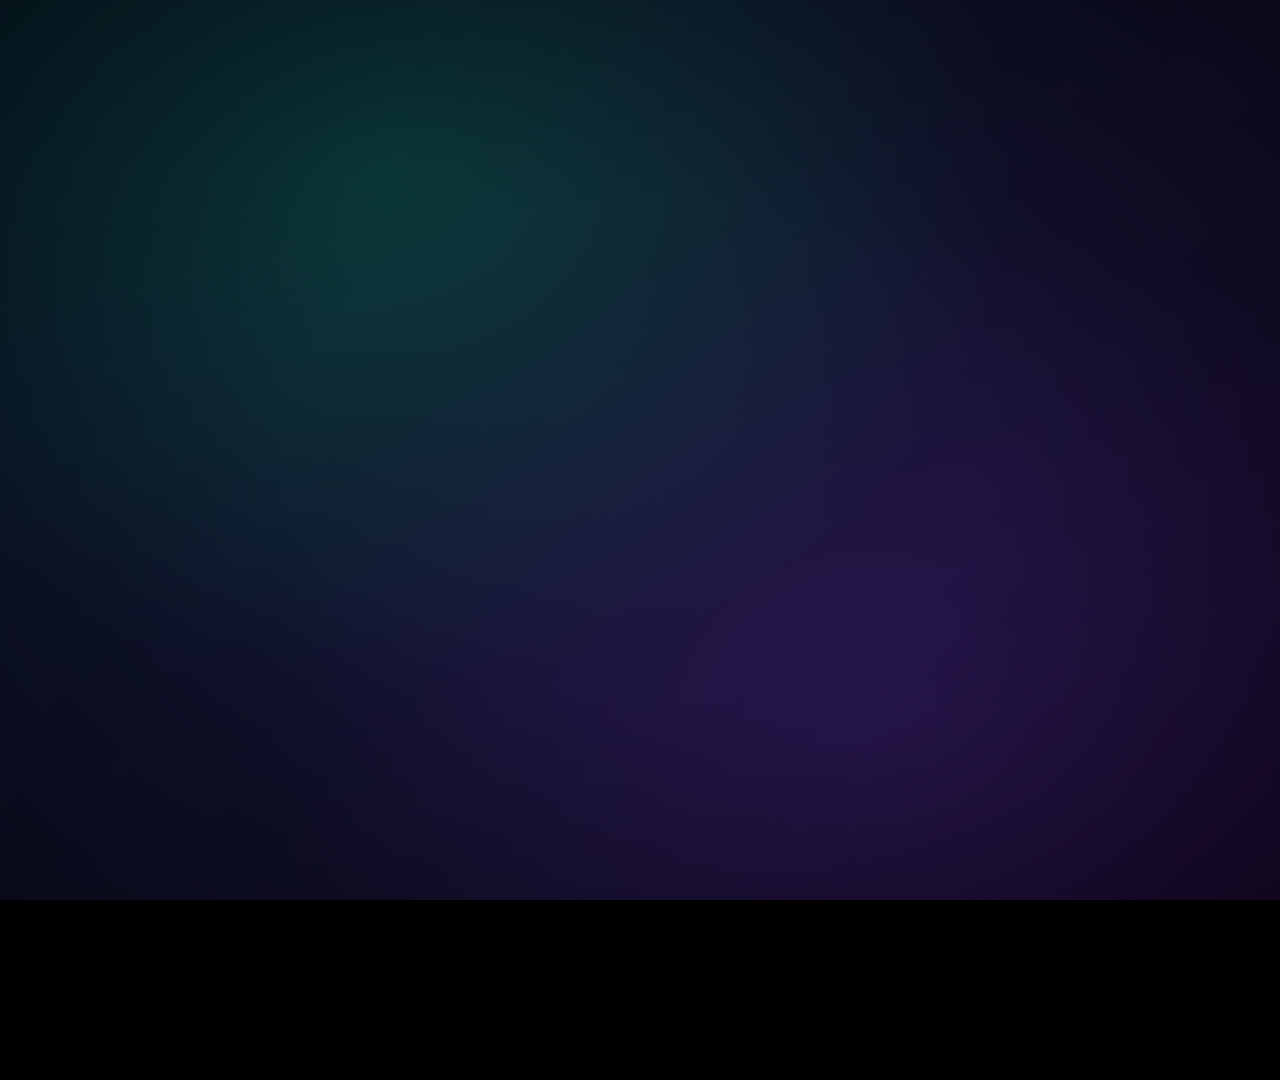
<file: .codex/skills/hyperframes-animation/examples/proof-logo-chain.html>
<!doctype html>
<html lang="en">
  <head>
    <meta charset="UTF-8" />
    <meta name="viewport" content="width=1920, height=1080" />
    <title>Scene 03 — HyperFrames Anchor Chain Reveal</title>

    <!--
      HyperFrames-native version of the scene-03-anchor-chain-reveal concept.
      Same 5-phase choreography, GSAP-driven, seek-safe.

      Audio (assumed accompanying narration):
        "Meet HyperFrames, the HTML video composition toolkit for building,
         previewing, and rendering programmable motion."

      Sub-shots (local time, 8s total):
        0.0 – 1.2s   "HyperFrames"           Brand reveal (hacker-flip)
        1.2 – 4.0s   "HTML VIDEO"            Text swap + rolling ticker
        4.0 – 6.3s   "60FPS"                 Counter + capability cloud
        6.3 – 8.0s   "Built for Motion"      Capability strip

      Placeholders (self-contained — no asset files needed):
        inline-SVG "HF" mark         — brand logo (swap for your image)
        CSS initials circles         — user avatars (edit CREATOR_INITIALS)
        CSS text chips               — partner brand logos (edit --brand-name)
      Replace with real assets for production.
    -->

    <script src="https://cdn.jsdelivr.net/npm/gsap@3.14.2/dist/gsap.min.js"></script>

    <style>
      :root {
        /* Palette — direct port of the the source COLORS constants */
        --text-primary: #ffffff;
        --text-muted: rgba(255, 255, 255, 0.45);
        --brand-green: #00e676;
        --bg-grad-from: #0a1a2e;
        --bg-grad-to: #1a0a2e;
      }

      * {
        margin: 0;
        padding: 0;
        box-sizing: border-box;
      }
      html,
      body {
        margin: 0;
        width: 1920px;
        height: 1080px;
        overflow: hidden;
        background: #000;
        font-family:
          "Inter",
          system-ui,
          -apple-system,
          sans-serif;
        color: var(--text-primary);
      }

      /* ============================================================
         BACKGROUND (port of <FrostedGlassBackground />)
         ============================================================ */
      .bg {
        position: absolute;
        inset: 0;
        background:
          radial-gradient(ellipse at 30% 20%, rgba(0, 230, 118, 0.18), transparent 50%),
          radial-gradient(ellipse at 70% 80%, rgba(120, 60, 220, 0.18), transparent 50%),
          linear-gradient(135deg, var(--bg-grad-from), var(--bg-grad-to));
      }

      /* Camera wrapper — port of <CameraSystem /> */
      .camera {
        position: absolute;
        inset: 0;
        transform-origin: center center;
      }

      /* ============================================================
         PHASES 1–3 (BrandReveal): logo + decode + swap + recenter
         ============================================================ */
      .brand-stage {
        position: absolute;
        inset: 0;
        display: flex;
        align-items: center;
        justify-content: center;
        z-index: 50; /* above cloud SVG (z:1), below logo (z:100) */
      }
      .anchor-shift {
        display: flex;
        align-items: center;
        gap: 35px;
        /* GSAP tweens .x on this element for Phase-2 recenter */
      }
      .anchor-logo {
        position: relative;
        width: 192px;
        height: 192px;
        flex-shrink: 0;
        display: flex;
        align-items: center;
        justify-content: center;
        z-index: 100; /* highest — sits above lines + avatars */
        opacity: 1;
        /* initial scale(0) set by GSAP fromTo — no CSS transform here */
      }
      .anchor-logo img {
        width: 100%;
        height: 100%;
        object-fit: contain;
        filter: drop-shadow(0 4px 24px rgba(0, 0, 0, 0.4));
      }
      .anchor-text {
        position: relative;
        display: flex;
        align-items: center;
      }
      .phase1-text {
        display: flex;
        perspective: 800px; /* required for the per-glyph rotateX */
        white-space: nowrap;
      }
      .flip-glyph {
        position: relative;
        display: inline-block;
        font-size: 163px; /* 1920 × 0.085 — matches the source brandFontSize */
        font-weight: 900;
        letter-spacing: -0.02em;
      }
      .flip-glyph .ghost {
        opacity: 0;
      }
      .flip-glyph .anim {
        position: absolute;
        left: 0;
        top: 0;
        width: 100%;
        color: var(--text-primary);
        opacity: 0;
        transform: perspective(600px) rotateX(90deg);
        transform-origin: bottom;
        backface-visibility: hidden;
      }
      .flip-glyph.space {
        min-width: 0.35em;
      }

      .phase2-claim {
        position: absolute;
        left: 0;
        top: 50%;
        transform: translateY(-50%);
        opacity: 0;
        white-space: nowrap;
        display: flex;
        align-items: center;
        gap: 40px;
      }
      .claim-rank {
        color: var(--brand-green);
        font-size: 163px;
        font-weight: 900;
        letter-spacing: -0.02em;
      }
      .claim-ai,
      .claim-video {
        color: var(--text-primary);
        font-size: 163px;
        font-weight: 900;
        letter-spacing: -0.02em;
      }

      /* Vertical ticker — port of <RollingWord /> */
      .ticker-window {
        height: 204px; /* fontSize × 1.25 = 163 × 1.25 ≈ 204 */
        overflow: hidden;
        display: inline-flex;
        flex-direction: column;
        vertical-align: bottom;
      }
      .ticker-stack {
        display: flex;
        flex-direction: column;
        will-change: transform;
      }
      .ticker-item {
        height: 204px;
        display: flex;
        align-items: center;
        color: var(--text-primary);
        font-weight: 900;
        font-size: 163px;
        letter-spacing: -0.02em;
        line-height: 1;
      }

      /* ============================================================
         PHASE 4 (CreatorCloud): counter + avatar cloud + lines
         ============================================================ */
      .cloud-stage {
        position: absolute;
        inset: 0;
        z-index: 10; /* below brand-stage's logo (z:100), below counter */
        opacity: 0; /* GSAP fades it in */
      }
      .counter-pin {
        position: absolute;
        top: 3%;
        left: 50%;
        transform: translateX(-50%);
        text-align: center;
        z-index: 60; /* above brand-stage so it overlays cleanly */
      }
      .count {
        font-variant-numeric: tabular-nums;
        font-weight: 900;
        font-size: 115px; /* 1920 × 0.06 */
        color: var(--brand-green);
        display: inline-block;
        min-width: 200px;
        text-align: right;
      }
      .count-suffix {
        font-weight: 900;
        font-size: 115px;
        color: var(--brand-green);
        opacity: 0; /* GSAP fades in after count */
      }
      .cloud-lines {
        position: absolute;
        inset: 0;
        pointer-events: none;
        z-index: 1;
      }
      .cloud-avatars {
        position: absolute;
        inset: 0;
        z-index: 10;
      }
      .cloud-avatar {
        position: absolute;
        border-radius: 50%;
        overflow: hidden;
        border: 3px solid rgba(255, 255, 255, 0.2);
        opacity: 0;
        /* initial scale(0) set by GSAP fromTo — no CSS transform here */
        background: linear-gradient(135deg, #6b8cff, #a6b3ff);
        display: flex;
        align-items: center;
        justify-content: center;
        color: rgba(255, 255, 255, 0.8);
        font-weight: 700;
        font-size: 32px;
      }

      /* ============================================================
         PHASE 5 (BrandShowcase): label + scrolling brand strip
         ============================================================ */
      .brand-strip {
        position: absolute;
        bottom: 8%;
        left: 0;
        right: 0;
        opacity: 0; /* GSAP fades + translateY in via fromTo */
        z-index: 70;
      }
      .brand-label {
        text-align: center;
        margin-bottom: 25px;
        font-size: 27px; /* 1920 × 0.014 */
        font-weight: 500;
        color: var(--text-muted);
        letter-spacing: 0.2em;
        text-transform: uppercase;
      }
      .brand-strip-window {
        display: flex;
        justify-content: center;
        align-items: center;
        gap: 80px;
        overflow: hidden;
      }
      .brand-strip-track {
        display: flex;
        gap: 110px;
      }
      .brand-logo {
        width: 170px;
        height: 52px;
        display: flex;
        align-items: center;
        justify-content: center;
        opacity: 0;
        /* initial scale(0.5) set by GSAP fromTo — no CSS transform here */
      }
      .brand-logo::before {
        content: var(--brand-name);
        font-family: Inter, system-ui, sans-serif;
        font-size: 30px;
        font-weight: 800;
        letter-spacing: 0.08em;
        white-space: nowrap;
        color: rgba(255, 255, 255, 0.72);
      }
      .brand-nvidia {
        --brand-name: "NVIDIA";
      }
      .brand-visa {
        --brand-name: "VISA";
      }
      .brand-zoominfo {
        --brand-name: "ZOOMINFO";
      }
      .brand-github {
        --brand-name: "GITHUB";
      }

      /* Vignette overlay */
      .vignette {
        position: absolute;
        inset: 0;
        background: radial-gradient(ellipse at center, transparent 40%, rgba(0, 0, 0, 0.45) 100%);
        pointer-events: none;
        z-index: 200;
      }
    </style>
  </head>
  <body>
    <div
      id="root"
      data-composition-id="main"
      data-start="0"
      data-duration="8"
      data-width="1920"
      data-height="1080"
    >
      <div class="bg"></div>

      <div class="camera">
        <!-- =====================================================
             PHASES 1–3: BrandReveal (logo + hacker-flip + swap)
             ===================================================== -->
        <div
          id="phase-anchor"
          class="brand-stage clip"
          data-start="0"
          data-duration="8"
          data-track-index="1"
        >
          <div class="anchor-shift" data-layout-allow-overflow>
            <!-- Anchor logo — persists across all phases -->
            <div class="anchor-logo">
              <!-- Inline-SVG placeholder mark — swap for your logo image -->
              <svg
                class="logo-mark"
                viewBox="0 0 100 100"
                width="100%"
                height="100%"
                role="img"
                aria-label="hyperframes logo"
              >
                <defs>
                  <linearGradient id="hfMark" x1="0" y1="0" x2="1" y2="1">
                    <stop offset="0" stop-color="#8b7bff" />
                    <stop offset="1" stop-color="#3ddc97" />
                  </linearGradient>
                </defs>
                <rect x="4" y="4" width="92" height="92" rx="22" fill="url(#hfMark)" />
                <text
                  x="50"
                  y="63"
                  text-anchor="middle"
                  font-family="Inter, system-ui, sans-serif"
                  font-size="40"
                  font-weight="800"
                  fill="#fff"
                >
                  HF
                </text>
              </svg>
            </div>

            <!-- Swappable text zone -->
            <div class="anchor-text">
              <!-- Phase 1: 'HyperFrames' decoded character by character -->
              <div class="phase1-text" aria-label="HyperFrames">
                <!-- Spans generated by the script below -->
              </div>

              <!-- Phase 2: 'HTML video render/ship' claim -->
              <div class="phase2-claim">
                <span class="claim-rank">HTML</span>
                <span class="claim-ai">Video</span>
                <div class="claim-ticker">
                  <div class="ticker-window" data-layout-allow-overflow>
                    <div class="ticker-stack">
                      <div class="ticker-item">render</div>
                      <div class="ticker-item">ship</div>
                    </div>
                  </div>
                </div>
              </div>
            </div>
          </div>
        </div>

        <!-- =====================================================
             PHASE 4: CreatorCloud (counter + avatar ring + lines)
             ===================================================== -->
        <div
          id="phase-cloud"
          class="cloud-stage clip"
          data-start="3.6"
          data-duration="4.4"
          data-track-index="2"
        >
          <div class="counter-pin">
            <span class="count">60</span><span class="count-suffix">FPS</span>
          </div>
          <svg class="cloud-lines" width="1920" height="1080">
            <defs>
              <linearGradient id="lineGradient" x1="0%" y1="0%" x2="100%" y2="0%">
                <stop offset="0%" stop-color="#00e676" stop-opacity="0.8" />
                <stop offset="100%" stop-color="#00e676" stop-opacity="0.2" />
              </linearGradient>
            </defs>
            <!-- <line> elements generated by JS -->
          </svg>
          <div class="cloud-avatars">
            <!-- .cloud-avatar elements generated by JS -->
          </div>
        </div>

        <!-- =====================================================
             PHASE 5: BrandShowcase (label + scrolling logos)
             ===================================================== -->
        <div
          id="phase-brands"
          class="brand-strip clip"
          data-start="6.3"
          data-duration="1.7"
          data-track-index="3"
        >
          <div class="brand-label">Trusted by Leading Brands</div>
          <div class="brand-strip-window" data-layout-allow-overflow>
            <div class="brand-strip-track">
              <div class="brand-logo brand-nvidia" aria-label="NVIDIA"></div>
              <div class="brand-logo brand-visa" aria-label="Visa"></div>
              <div class="brand-logo brand-zoominfo" aria-label="ZoomInfo"></div>
              <div class="brand-logo brand-github" aria-label="GitHub"></div>
              <div class="brand-logo brand-nvidia" aria-label="NVIDIA"></div>
              <div class="brand-logo brand-visa" aria-label="Visa"></div>
              <div class="brand-logo brand-zoominfo" aria-label="ZoomInfo"></div>
              <div class="brand-logo brand-github" aria-label="GitHub"></div>
              <div class="brand-logo brand-nvidia" aria-label="NVIDIA"></div>
              <div class="brand-logo brand-visa" aria-label="Visa"></div>
              <div class="brand-logo brand-zoominfo" aria-label="ZoomInfo"></div>
              <div class="brand-logo brand-github" aria-label="GitHub"></div>
            </div>
          </div>
        </div>
      </div>
      <!-- /.camera -->

      <div class="vignette"></div>
    </div>

    <script>
      /* ================================================================
         CONSTANTS — all derived once, never recomputed at tween time.
         Composition is 1920 × 1080, total duration 8.0s.
         ================================================================ */
      const W = 1920,
        H = 1080;
      const FPS_HASH = 60; // synthetic clock for the hacker-flip flicker hash only

      // Self-contained placeholder data — swap for real asset paths in production.
      const CREATOR_INITIALS = ["JC", "MK", "AR", "TS", "LP", "DV", "NW", "SB", "KH", "EM"];

      const TIMING = {
        // Phase 1 — logo pop + HyperFrames decode
        logoPop: 0.32,
        flipStart: 0.4, // logoPop + ~5/60
        flipStagger: 0.033, // 2 frames at 60fps per glyph
        flipDuration: 0.55,

        // Phase 2 — slide-out + claim slide-in.
        swapTrigger: 1.38,
        swapDuration: 0.55,
        claimFadeIn: 1.65, // swapTrigger + ~8/60
        claimFadeDur: 0.27,

        // Rolling ticker — render → ship.
        tickerTrigger: 2.35,
        tickerDuration: 0.45,

        // Phase 3 — logo recenters (anchored ~0.25s before "trusted")
        recenterTrigger: 3.87,
        recenterDuration: 0.9,

        // Phase 4 — cloud + counter.
        cloudFadeIn: 4.12,
        cloudFadeDur: 0.4,
        avatarEntryStart: 4.3,
        avatarStagger: 0.1,
        avatarEntryDur: 0.55,
        linesDelay: 0.2, // gap after last avatar
        linesDur: 0.45,
        lineStagger: 0.033,

        counterStart: 4.92,
        counterDuration: 0.85,
        suffixDelay: 0.05,

        // Phase 5 — brand logos
        brandStripStart: 6.5,
        brandStripFadeDur: 0.35,
        brandLogoStagger: 0.1,
        brandScrollDur: 1.4, // until end (8.0 - 6.5 - 0.1 buffer)
      };

      // Layout constants — shared center keeps logo, avatars, and lines aligned.
      const RECENTER_OFFSET = -W * 0.12; // = -230.4 px — container shift in Phase 2
      const CENTER_OFFSET = 800; // Phase 3: logo center aligns with cloud center.

      // Cloud geometry — logo final position and line origins derive from this center.
      const CLOUD_CENTER_X = W / 2;
      const CLOUD_CENTER_Y = H * 0.47; // = 507.6 px
      const VERTICAL_ADJUST = CLOUD_CENTER_Y - H / 2;
      const CLOUD_RADIUS_X = W * 0.25; // = 480 px
      const CLOUD_RADIUS_Y = H * 0.22; // = 237.6 px
      const AVATAR_COUNT = 10;

      /* ================================================================
         BUILD DOM — flip glyphs, avatars, connection lines.
         Runs synchronously before the timeline registration.
         ================================================================ */

      // ---- Hacker-flip glyphs for "HyperFrames" -------------------------
      const phase1 = document.querySelector(".phase1-text");
      const decodeText = "HyperFrames";
      decodeText.split("").forEach((char, index) => {
        const span = document.createElement("span");
        span.className = "flip-glyph" + (char === " " ? " space" : "");
        span.dataset.char = char;
        span.dataset.index = String(index);
        const ghost = document.createElement("span");
        ghost.className = "ghost";
        ghost.textContent = char === " " ? " " : char;
        const anim = document.createElement("span");
        anim.className = "anim";
        anim.textContent = char === " " ? " " : char;
        span.append(ghost, anim);
        phase1.appendChild(span);
      });

      // ---- Avatar cloud + connection lines ------------------------------
      const cloudLines = document.querySelector(".cloud-lines");
      const cloudAvatars = document.querySelector(".cloud-avatars");
      const avatarPositions = [];
      const avatars = CREATOR_INITIALS.slice(0, AVATAR_COUNT);

      for (let i = 0; i < avatars.length; i++) {
        const angle = (i / avatars.length) * Math.PI * 2 - Math.PI / 2;
        const x = CLOUD_CENTER_X + Math.cos(angle) * CLOUD_RADIUS_X;
        const y = CLOUD_CENTER_Y + Math.sin(angle) * CLOUD_RADIUS_Y;
        avatarPositions.push({ x, y });

        const size = 90 + (i % 3) * 15;
        const av = document.createElement("div");
        av.className = "cloud-avatar";
        av.style.left = x - size / 2 + "px";
        av.style.top = y - size / 2 + "px";
        av.style.width = size + "px";
        av.style.height = size + "px";
        av.dataset.index = String(i);
        // Initials placeholder — deterministic hue from index (no asset files).
        av.textContent = avatars[i];
        av.style.background = `linear-gradient(135deg, hsl(${(220 + i * 36) % 360}, 70%, 62%), hsl(${(260 + i * 36) % 360}, 70%, 46%))`;
        cloudAvatars.appendChild(av);

        // SVG line — both endpoints start at center; will tween x2/y2 outward.
        const line = document.createElementNS("http://www.w3.org/2000/svg", "line");
        line.setAttribute("x1", CLOUD_CENTER_X);
        line.setAttribute("y1", CLOUD_CENTER_Y);
        line.setAttribute("x2", CLOUD_CENTER_X);
        line.setAttribute("y2", CLOUD_CENTER_Y);
        line.setAttribute("stroke", "#00e676");
        line.setAttribute("stroke-width", "2");
        line.setAttribute("stroke-dasharray", "4 4");
        line.setAttribute("stroke-opacity", "0");
        cloudLines.appendChild(line);
      }

      /* ================================================================
         TIMELINE
         ================================================================ */
      window.__timelines = window.__timelines || {};
      const tl = gsap.timeline({ paused: true });

      // ----------------------------------------------------------------
      // Camera: gentle initial zoom + drift. Finite, computed from duration.
      // ----------------------------------------------------------------
      tl.fromTo(".camera", { scale: 0.95 }, { scale: 1.0, duration: 0.95, ease: "power2.out" }, 0);

      // Subtle drift across the whole 8s. Finite yoyo cycles, not infinite.
      // sin(frame * 0.003) cycle = 2π / 0.003 frames = 2094 frames ≈ 34.9s at 60fps.
      // Over 8s we see roughly a quarter cycle — model as a single slow yoyo.
      tl.fromTo(
        ".camera",
        { x: 0, y: 0 },
        { x: 3, y: 2, duration: 4, ease: "sine.inOut", yoyo: true, repeat: 1 },
        0,
      );

      // ----------------------------------------------------------------
      // PHASE 1: Logo pop + HyperFrames decode
      // ----------------------------------------------------------------
      tl.fromTo(
        ".anchor-logo",
        { scale: 0 },
        {
          scale: 1,
          duration: 0.6,
          ease: "back.out(1.4)", // spring(stiffness:180, damping:12)
        },
        TIMING.logoPop,
      );

      // Hacker-flip per glyph. Each glyph has its own tween with onUpdate
      // that derives the visible character from time.
      const CHAR_POOL = "ABCDEFGHIJKLMNOPQRSTUVWXYZ0123456789@#$%&";
      const FLICKER = 3; // frames between glyph reshuffles
      const REVEAL_AT = 0.6; // progress threshold to swap random → real

      function pseudoHash(i, t) {
        // Cheap deterministic 32-bit mix — no Math.random, no Date.now
        return ((i * 374761393 + t * 668265263) >>> 0) % CHAR_POOL.length;
      }

      document.querySelectorAll(".flip-glyph").forEach((glyph) => {
        const index = Number(glyph.dataset.index);
        const real = glyph.dataset.char === " " ? " " : glyph.dataset.char;
        const anim = glyph.querySelector(".anim");
        const start = TIMING.flipStart + index * TIMING.flipStagger;

        tl.fromTo(
          anim,
          { rotationX: 90, opacity: 0, "--p": 0 },
          {
            rotationX: 0,
            opacity: 1,
            "--p": 1,
            duration: TIMING.flipDuration,
            ease: "back.out(1.6)", // spring(stiffness:150, damping:14)
            onUpdate: function () {
              const p = Number(gsap.getProperty(anim, "--p"));
              if (p >= REVEAL_AT) {
                if (anim.textContent !== real) anim.textContent = real;
              } else {
                const localFrame = Math.floor((tl.time() - start) * FPS_HASH);
                const bucket = Math.max(0, Math.floor(localFrame / FLICKER));
                anim.textContent = CHAR_POOL[pseudoHash(index, bucket)];
              }
            },
          },
          start,
        );
      });

      // ----------------------------------------------------------------
      // PHASE 2: Swap — old text slides out, container shifts left,
      //                 claim fades in at the old text's origin.
      // ----------------------------------------------------------------
      tl.to(
        ".phase1-text",
        {
          x: 200,
          opacity: 0,
          duration: TIMING.swapDuration * 0.5,
          ease: "power3.out",
        },
        TIMING.swapTrigger,
      );
      tl.set(".phase1-text .anim", { opacity: 0 }, TIMING.swapTrigger + TIMING.swapDuration * 0.5);

      tl.to(
        ".anchor-shift",
        {
          x: RECENTER_OFFSET,
          duration: TIMING.swapDuration,
          ease: "power3.out", // spring(stiffness:80, damping:18)
        },
        TIMING.swapTrigger,
      );

      tl.to(
        ".phase2-claim",
        {
          opacity: 1,
          duration: TIMING.claimFadeDur,
          ease: "power2.out",
        },
        TIMING.claimFadeIn,
      );

      // Rolling ticker — render → ship.
      tl.to(
        ".ticker-stack",
        {
          y: "-=204", // one itemHeight
          duration: TIMING.tickerDuration,
          ease: "back.out(1.4)", // spring(stiffness:120, damping:14)
        },
        TIMING.tickerTrigger,
      );

      // ----------------------------------------------------------------
      // PHASE 3: Logo recenters + text fades out.
      // ----------------------------------------------------------------
      tl.to(
        ".anchor-text",
        {
          opacity: 0,
          duration: 0.3,
          ease: "power2.out",
        },
        TIMING.recenterTrigger,
      );

      tl.to(
        ".anchor-logo",
        {
          x: CENTER_OFFSET,
          y: VERTICAL_ADJUST,
          duration: TIMING.recenterDuration,
          ease: "power2.out", // spring(stiffness:45, damping:22) — gentle
        },
        TIMING.recenterTrigger,
      );

      // ----------------------------------------------------------------
      // PHASE 4: Avatar cloud + counter.
      // ----------------------------------------------------------------
      tl.to(
        ".cloud-stage",
        {
          opacity: 1,
          duration: TIMING.cloudFadeDur,
          ease: "power2.out",
        },
        TIMING.cloudFadeIn,
      );

      // Avatars cascade in.
      tl.fromTo(
        ".cloud-avatar",
        { scale: 0, opacity: 0 },
        {
          scale: 1,
          opacity: 1,
          duration: TIMING.avatarEntryDur,
          ease: "back.out(1.7)",
          stagger: { each: TIMING.avatarStagger, from: "start" },
        },
        TIMING.avatarEntryStart,
      );

      // Connection lines draw outward from center after all avatars settle.
      const lastAvatarEnd =
        TIMING.avatarEntryStart + TIMING.avatarStagger * (AVATAR_COUNT - 1) + TIMING.avatarEntryDur;
      const linesStart = lastAvatarEnd + TIMING.linesDelay;

      document.querySelectorAll(".cloud-lines line").forEach((line, i) => {
        const { x, y } = avatarPositions[i];
        tl.to(
          line,
          {
            attr: { x2: x, y2: y },
            strokeOpacity: 0.6,
            duration: TIMING.linesDur,
            ease: "power2.out",
          },
          linesStart + i * TIMING.lineStagger,
        );
      });

      const countEl = document.querySelector(".count");
      const suffixEl = document.querySelector(".count-suffix");

      // Counter pulse — text stays deterministic under timeline seeking.
      tl.fromTo(
        countEl,
        {
          scale: 0.88,
        },
        {
          scale: 1,
          duration: TIMING.counterDuration,
          ease: "power2.out",
        },
        TIMING.counterStart,
      );

      tl.to(
        suffixEl,
        {
          opacity: 1,
          duration: 0.3,
          ease: "back.out(1.6)",
        },
        TIMING.counterStart + TIMING.counterDuration + TIMING.suffixDelay,
      );

      // ----------------------------------------------------------------
      // PHASE 5: Brand strip — label + scrolling partner logos.
      // ----------------------------------------------------------------
      tl.fromTo(
        ".brand-strip",
        { opacity: 0, y: 40 },
        {
          opacity: 1,
          y: 0,
          duration: TIMING.brandStripFadeDur,
          ease: "power2.out",
        },
        TIMING.brandStripStart,
      );

      tl.fromTo(
        ".brand-logo",
        { scale: 0.5, opacity: 0 },
        {
          scale: 1,
          opacity: 0.7,
          duration: 0.5,
          ease: "back.out(1.4)",
          stagger: { each: TIMING.brandLogoStagger, from: "start" },
        },
        TIMING.brandStripStart,
      );

      // Finite horizontal scroll. Distance derived from remaining time × speed.
      // Speed in original: 0.8 px/frame at 30fps = 24 px/s. Over 1.4s ≈ 33.6 px.
      // For a more visible scroll, multiply by 4 → ~135 px.
      tl.to(
        ".brand-strip-track",
        {
          x: -135,
          duration: TIMING.brandScrollDur,
          ease: "none",
        },
        TIMING.brandStripStart,
      );

      window.__timelines["main"] = tl;
    </script>
  </body>
</html>
</file>
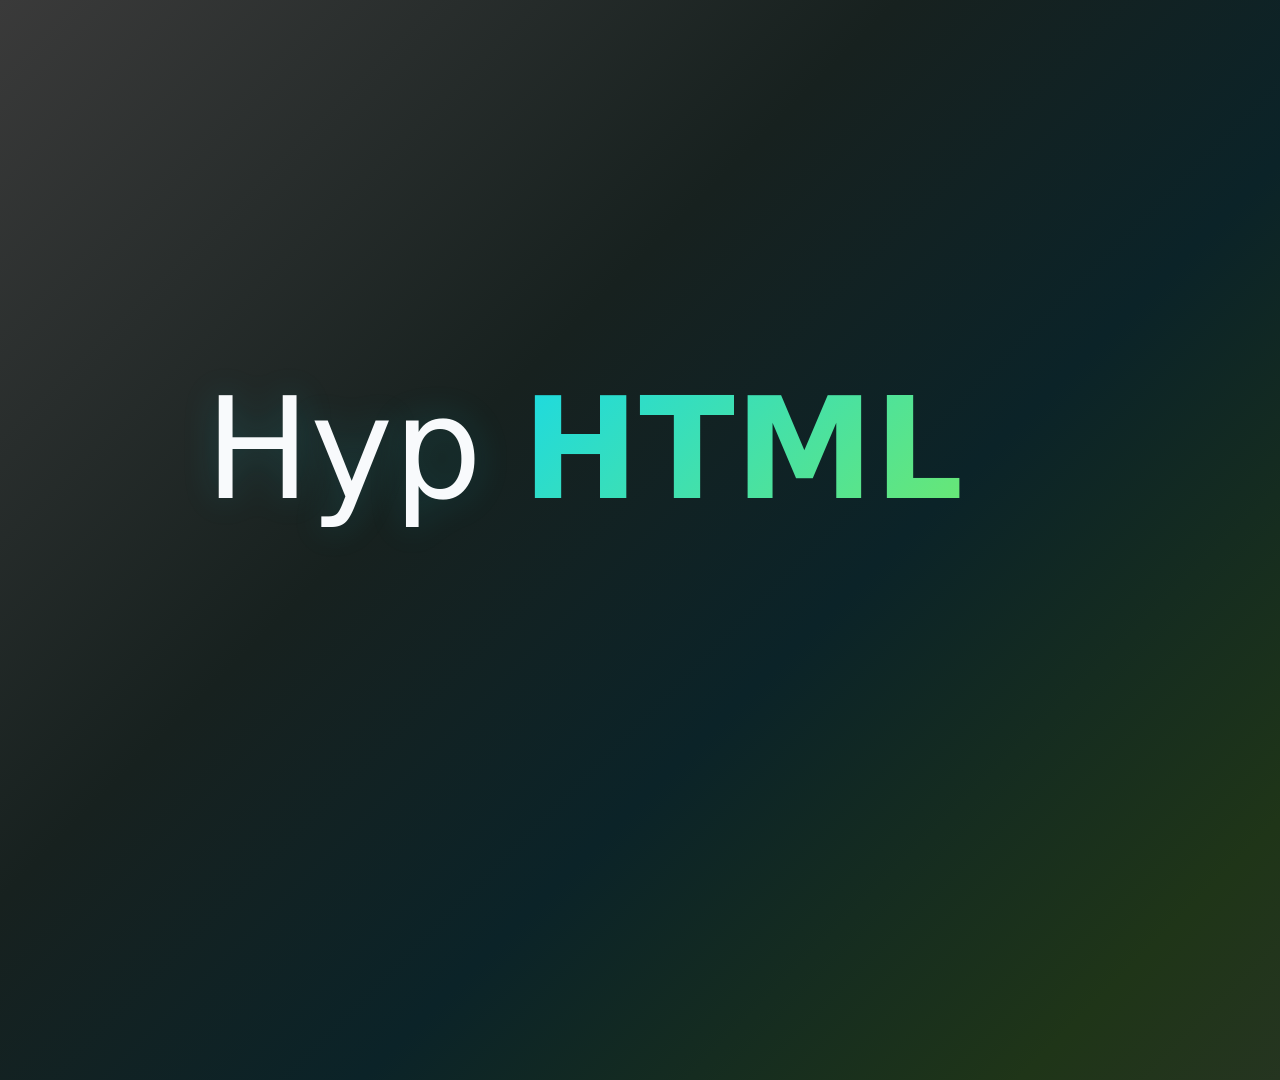
<file: .codex/skills/hyperframes-animation/examples/takeover-ticker-displace.html>
<!doctype html>
<html lang="en">
  <head>
    <meta charset="UTF-8" />
    <meta name="viewport" content="width=1920, height=1080" />
    <title>Scene 5 — HyperFrames Displace Reveal</title>

    <!--
      HyperFrames composition.tsx.

      Choreography (4 phases, 7.5 seconds total):
        0.00 – 0.67s   Typewriter reveals "HyperFrames turns" (3 → 17 chars)
        1.67 – 2.22s   Ticker scrolls: HTML → motion
        3.33 – 3.88s   Ticker scrolls: motion → video
        4.60 – 5.45s   Logo enters from offscreen-right with rotation + scale impact
                       Text group pushed left + fades (40-50% of hero duration)
        6.60 – 7.50s   Logo breathes (dual-frequency sine onUpdate, multiplicative on 1.3 scale)
          tuned to 40-50% of hero duration so the impact reads as causal
        - Breathing uses Form 2 (onUpdate) so it multiplies onto the 1.3 final scale,
          not overwrites it (Form 1 yoyo would undo the impact)
        - Two breathing periods (1.0s scale, 1.33s rotation) for organic feel
        - Logo uses a local static image asset referenced with a plain URL
    -->

    <script src="https://cdn.jsdelivr.net/npm/gsap@3.14.2/dist/gsap.min.js"></script>

    <style>
      :root {
        --bg: linear-gradient(
          135deg,
          #3a3a3a 0%,
          #17211f 30%,
          #0b2328 48%,
          #1f3518 70%,
          #343434 100%
        );
        --text: #f8fafc;
        --accent: #18d9e8;
        --accent-2: #7bea5a;
      }
      * {
        margin: 0;
        padding: 0;
        box-sizing: border-box;
      }
      html,
      body {
        margin: 0;
        width: 1920px;
        height: 1080px;
        overflow: hidden;
        background: var(--bg);
        font-family:
          "Inter",
          system-ui,
          -apple-system,
          sans-serif;
        color: var(--text);
      }

      .stage {
        position: absolute;
        inset: 0;
        display: flex;
        align-items: center;
        justify-content: center;
        overflow: hidden;
      }

      /* Text group — typewriter + ticker side by side, displaced as a unit */
      .text-group {
        position: absolute;
        display: flex;
        flex-direction: row;
        align-items: center;
        gap: 20px;
      }

      .typewriter {
        height: 168px; /* = ITEM_HEIGHT (FONT_SIZE × 1.2) */
        display: flex;
        align-items: center;
        color: var(--text);
        font-weight: 400;
        font-size: 140px;
        line-height: 1;
        white-space: pre;
        text-shadow: 0 0 36px rgba(24, 217, 232, 0.18);
      }

      /* Vertical ticker */
      .ticker-window {
        height: 168px;
        overflow: hidden;
        display: inline-flex;
        flex-direction: column;
        align-items: flex-start;
      }
      .ticker-stack {
        display: flex;
        flex-direction: column;
        will-change: transform;
      }
      .ticker-item {
        height: 168px;
        display: flex;
        align-items: center;
        color: var(--accent);
        background: linear-gradient(135deg, var(--accent) 0%, var(--accent-2) 100%);
        -webkit-background-clip: text;
        background-clip: text;
        -webkit-text-fill-color: transparent;
        font-weight: 700;
        font-size: 140px;
        padding-left: 20px;
        line-height: 1;
        white-space: pre;
      }

      /* Hero logo — enters from offscreen right */
      .hero {
        position: absolute;
        width: 440px;
        height: 440px;
        display: flex;
        align-items: center;
        justify-content: center;
        z-index: 20; /* above text during overlap */
        opacity: 0; /* fromTo will animate */
      }
      .hero .logo-mark {
        width: 100%;
        height: 100%;
        display: block;
        border-radius: 52px;
        box-shadow:
          0 0 70px rgba(24, 217, 232, 0.28),
          0 0 120px rgba(123, 234, 90, 0.18);
      }
    </style>
  </head>
  <body>
    <div
      id="root"
      data-composition-id="main"
      data-start="0"
      data-duration="7.5"
      data-width="1920"
      data-height="1080"
    >
      <div
        class="stage clip"
        data-start="0"
        data-duration="7.5"
        data-track-index="1"
        id="displace-stage"
      >
        <!-- Text group: typewriter + ticker -->
        <div class="text-group" id="text-group">
          <div class="typewriter">
            <span class="typewriter-text">Hyp</span>
          </div>
          <div class="ticker-window">
            <div class="ticker-stack">
              <div class="ticker-item">HTML</div>
              <div class="ticker-item">motion</div>
              <div class="ticker-item">video</div>
            </div>
          </div>
        </div>

        <!-- Hero logo asset -->
        <div class="hero" id="hero-logo">
          <!-- Inline-SVG placeholder mark — swap for your logo image -->
          <svg class="logo-mark" viewBox="0 0 100 100" role="img" aria-label="HyperFrames">
            <defs>
              <linearGradient id="hfMark" x1="0" y1="0" x2="1" y2="1">
                <stop offset="0" stop-color="#8b7bff" />
                <stop offset="1" stop-color="#3ddc97" />
              </linearGradient>
            </defs>
            <rect x="4" y="4" width="92" height="92" rx="22" fill="url(#hfMark)" />
            <text
              x="50"
              y="63"
              text-anchor="middle"
              font-family="Inter, system-ui, sans-serif"
              font-size="40"
              font-weight="800"
              fill="#fff"
            >
              HF
            </text>
          </svg>
        </div>
      </div>
    </div>

    <script>
      /* ================================================================
         CONSTANTS
         ================================================================ */
      const TOTAL_DURATION = 7.5;
      const FONT_SIZE = 140;
      const ITEM_HEIGHT = FONT_SIZE * 1.2; // = 168 px

      const TIMING = {
        // Phase 1: typewriter
        typeStart: 0.0,
        typeDur: 0.67,
        typeStartLen: 3, // pre-render the first 3 chars

        // Phase 2: ticker steps
        ticker1At: 1.67, // HTML → motion
        ticker2At: 3.33, // motion → video
        stepDur: 0.55,

        // Phase 3: reactive displacement
        displaceAt: 4.6,
        heroDur: 0.85, // matches spring(mass:1.5) settle
        offscreenX: 800, // hero starts here
        pushDist: -150, // text pushed THIS direction

        // Phase 4: breathing
        idleStart: 6.6, // displaceAt + heroDur + ~1.15s buffer
      };

      const FULL_TEXT = "HyperFrames turns";

      /* ================================================================
         TIMELINE
         ================================================================ */
      window.__timelines = window.__timelines || {};
      const tl = gsap.timeline({ paused: true });
      window.__timelines["main"] = tl;

      /* ----------------------------------------------------------------
         PHASE 1: Typewriter (smooth slice)
         ---------------------------------------------------------------- */
      const typewriterEl = document.querySelector(".typewriter-text");
      const typeProxy = { progress: TIMING.typeStartLen };

      tl.to(
        typeProxy,
        {
          progress: FULL_TEXT.length,
          duration: TIMING.typeDur,
          ease: "none",
          onUpdate: () => {
            const len = Math.floor(typeProxy.progress);
            const next = FULL_TEXT.slice(0, len);
            if (typewriterEl.textContent !== next) typewriterEl.textContent = next;
          },
        },
        TIMING.typeStart,
      );

      /* ----------------------------------------------------------------
         PHASE 2: Vertical ticker (2 steps: HTML → motion → video)
         ---------------------------------------------------------------- */
      tl.to(
        ".ticker-stack",
        {
          y: `-=${ITEM_HEIGHT}`,
          duration: TIMING.stepDur,
          ease: "back.out(1.4)", // spring(stiffness:120, damping:14)
        },
        TIMING.ticker1At,
      );

      tl.to(
        ".ticker-stack",
        {
          y: `-=${ITEM_HEIGHT}`,
          duration: TIMING.stepDur,
          ease: "back.out(1.4)",
        },
        TIMING.ticker2At,
      );

      /* ----------------------------------------------------------------
         PHASE 3: Reactive displacement — three concurrent tweens.
         ---------------------------------------------------------------- */
      // (1) Hero enters with rotation + scale impact, lands at scale 1.3.
      tl.fromTo(
        ".hero",
        { x: TIMING.offscreenX, scale: 0.5, rotation: -45, opacity: 0 },
        {
          x: 0,
          scale: 1.3,
          rotation: 0,
          opacity: 1,
          duration: TIMING.heroDur,
          ease: "power2.out", // spring(stiffness:100, damping:20, mass:1.5)
        },
        TIMING.displaceAt,
      );

      // (2) Text pushed left. Completes at 50% of hero duration → immediate impact.
      tl.to(
        ".text-group",
        { x: TIMING.pushDist, duration: TIMING.heroDur * 0.5, ease: "power2.out" },
        TIMING.displaceAt,
      );

      // (3) Text fades. Completes at 40% → fades slightly before push lands.
      tl.to(
        ".text-group",
        { opacity: 0, duration: TIMING.heroDur * 0.4, ease: "power2.out" },
        TIMING.displaceAt,
      );

      /* ----------------------------------------------------------------
         PHASE 4: Breathing — onUpdate so it MULTIPLIES onto the 1.3 scale.
         Dual frequencies (1.0s scale, 1.33s rotation) for organic motion.
         ---------------------------------------------------------------- */
      const heroEl = document.querySelector(".hero");
      const HERO_FINAL_SCALE = 1.3;
      const HERO_FINAL_ROTATION = 0;
      const SCALE_PERIOD = 1.0; // seconds per scale cycle
      const ROTATE_PERIOD = 1.333; // seconds per rotation cycle — not a simple ratio of SCALE_PERIOD
      const SCALE_AMP = 0.05;
      const ROTATE_AMP = 3;

      const breathDur = TOTAL_DURATION - TIMING.idleStart;

      tl.to(
        { tick: 0 },
        {
          tick: 1,
          duration: breathDur,
          ease: "none",
          onUpdate: function () {
            const idleTime = Math.max(0, tl.time() - TIMING.idleStart);
            const omegaS = (idleTime / SCALE_PERIOD) * Math.PI * 2;
            const omegaR = (idleTime / ROTATE_PERIOD) * Math.PI * 2;
            gsap.set(heroEl, {
              scale: HERO_FINAL_SCALE * (1 + Math.sin(omegaS) * SCALE_AMP),
              rotation: HERO_FINAL_ROTATION + Math.sin(omegaR) * ROTATE_AMP,
            });
          },
        },
        TIMING.idleStart,
      );
    </script>
  </body>
</html>
</file>
<file: assets/styles.css>
:root {
  --bg: #050507;
  --surface: rgba(16, 16, 22, 0.78);
  --line: rgba(255, 255, 255, 0.12);
  --line-strong: rgba(255, 255, 255, 0.24);
  --text: #f8f7f4;
  --muted: #aaa9b2;
  --accent: #b8ff5a;
  --accent-soft: rgba(184, 255, 90, 0.16);
  --violet: #8f67ff;
  --cyan: #42d9ff;
  --danger: #ff9b9b;
  --max: 1560px;
  --header-h: 80px;
  --ease: cubic-bezier(.2, .8, .2, 1);
  --ease-spring: cubic-bezier(.16, 1, .3, 1);
}

* { box-sizing: border-box; }
html { scroll-behavior: smooth; background: var(--bg); overflow-x: clip; }
body {
  margin: 0;
  min-width: 320px;
  overflow-x: clip;
  background: var(--bg);
  color: var(--text);
  font-family: Inter, ui-sans-serif, system-ui, -apple-system, BlinkMacSystemFont, "Segoe UI", "PingFang SC", "Microsoft YaHei", sans-serif;
  -webkit-font-smoothing: antialiased;
  line-height: 1.5;
}
body.player-open { overflow: hidden; }
button, a { color: inherit; }
button { font: inherit; }
img, video { display: block; max-width: 100%; }
::selection { color: #050507; background: var(--accent); }

.preloader {
  position: fixed;
  inset: 0;
  z-index: 9999;
  display: grid;
  place-items: center;
  align-content: center;
  gap: 18px;
  background: #050507;
  pointer-events: none;
  animation: preloaderFallback .55s 1.4s forwards;
}
.preloader.is-hidden { opacity: 0; visibility: hidden; transition: opacity .45s var(--ease), visibility .45s; }
.preloader__mark { font-size: 28px; font-weight: 800; letter-spacing: -.05em; }
.preloader__line { width: 80px; height: 1px; overflow: hidden; background: rgba(255,255,255,.12); }
.preloader__line::after { content:""; display:block; width:50%; height:100%; background:var(--accent); animation: loadingLine 1s ease-in-out infinite alternate; }
@keyframes loadingLine { from { transform: translateX(-100%); } to { transform: translateX(200%); } }
@keyframes preloaderFallback { to { opacity: 0; visibility: hidden; } }

.atmosphere { position: fixed; inset: 0; z-index: -4; width: 100%; height: 100%; opacity: .55; pointer-events:none; }
.aurora {
  position: fixed;
  inset: -25%;
  z-index: -5;
  pointer-events: none;
  background:
    radial-gradient(circle at 18% 28%, rgba(143, 103, 255, .17), transparent 28%),
    radial-gradient(circle at 82% 18%, rgba(66, 217, 255, .12), transparent 25%),
    radial-gradient(circle at 58% 75%, rgba(184, 255, 90, .08), transparent 26%),
    #050507;
  filter: blur(34px) saturate(110%);
  animation: auroraDrift 20s ease-in-out infinite alternate;
}
@keyframes auroraDrift { from { transform:translate3d(-2%,-2%,0) scale(1); } to { transform:translate3d(3%,2%,0) scale(1.06); } }
.noise { position: fixed; inset:0; z-index:20; opacity:.025; pointer-events:none; background-image:url("data:image/svg+xml,%3Csvg viewBox='0 0 180 180' xmlns='http://www.w3.org/2000/svg'%3E%3Cfilter id='n'%3E%3CfeTurbulence type='fractalNoise' baseFrequency='.95' numOctaves='3' stitchTiles='stitch'/%3E%3C/filter%3E%3Crect width='100%25' height='100%25' filter='url(%23n)' opacity='.75'/%3E%3C/svg%3E"); mix-blend-mode: soft-light; }
.cursor-glow { position: fixed; z-index:19; width:300px; height:300px; border-radius:50%; pointer-events:none; opacity:0; transform:translate(-50%,-50%); background:radial-gradient(circle, rgba(184,255,90,.10), rgba(143,103,255,.035) 38%, transparent 70%); transition:opacity .3s; }
.cursor-glow.is-visible { opacity:1; }
.scroll-progress { position:fixed; top:0; left:0; z-index:3000; height:2px; width:0; background:linear-gradient(90deg,var(--accent),var(--cyan)); }

.site-header {
  position: fixed;
  inset: 0 0 auto;
  z-index: 100;
  height: var(--header-h);
  display: flex;
  align-items: center;
  justify-content: space-between;
  padding: 0 clamp(22px, 4vw, 64px);
  border-bottom: 1px solid transparent;
  transition: background .3s, border-color .3s;
}
.site-header.is-scrolled { background:rgba(5,5,7,.78); border-color:var(--line); backdrop-filter:blur(18px); -webkit-backdrop-filter:blur(18px); }
.wordmark { display:flex; align-items:center; gap:12px; font-size:12px; font-weight:760; letter-spacing:.18em; text-decoration:none; }
.wordmark__dot { width:8px; height:8px; border-radius:50%; background:var(--accent); box-shadow:0 0 16px rgba(184,255,90,.65); }
.header-meta { display:flex; align-items:center; gap:14px; color:var(--muted); font-size:11px; font-weight:650; letter-spacing:.15em; }
.header-meta__divider { width:28px; height:1px; background:var(--line-strong); }

main { min-height: 100svh; }
.gallery-section { max-width:var(--max); margin:0 auto; padding:calc(var(--header-h) + clamp(54px,7vw,104px)) clamp(18px,4vw,64px) 120px; }
.section-heading { display:flex; align-items:flex-end; justify-content:space-between; gap:32px; margin-bottom:clamp(32px,5vw,64px); }
.eyebrow { margin:0 0 22px; color:var(--accent); font-size:11px; font-weight:760; letter-spacing:.24em; }
.section-heading h1 { margin:0; max-width:760px; font-size:clamp(44px,6.4vw,96px); line-height:.92; letter-spacing:-.065em; }
.section-intro { max-width:520px; margin:24px 0 0; color:var(--muted); font-size:clamp(13px,1vw,15px); letter-spacing:.025em; }
.filters { display:flex; align-items:center; gap:8px; padding:5px; border:1px solid var(--line); border-radius:999px; background:rgba(12,12,16,.62); backdrop-filter:blur(16px); -webkit-backdrop-filter:blur(16px); }
.filter { border:0; border-radius:999px; min-height:42px; padding:10px 16px; background:transparent; color:var(--muted); font-size:11px; font-weight:750; letter-spacing:.1em; cursor:pointer; transition:background .25s,color .25s,transform .25s; }
.filter:hover { color:var(--text); }
.filter:active { transform:scale(.97); }
.filter:focus-visible { outline:2px solid var(--accent); outline-offset:2px; }
.filter.is-active { color:#08090a; background:var(--accent); }

.gallery { display:grid; grid-template-columns:repeat(4,minmax(0,1fr)); grid-auto-rows:8px; grid-auto-flow:dense; gap:clamp(14px,1.5vw,24px); align-items:start; }
.gallery[data-filter="landscape"] { grid-template-columns:repeat(2,minmax(0,1fr)); }
.gallery[data-filter="landscape"] .work-card--landscape { grid-column:span 1; }
.work-card { position:relative; display:block; width:100%; padding:0; border:0; overflow:hidden; border-radius:4px; background:#101015; color:var(--text); cursor:pointer; isolation:isolate; opacity:0; transform:translateY(24px); box-shadow:0 18px 56px rgba(0,0,0,.20); transition:opacity .65s var(--ease),transform .65s var(--ease),box-shadow .35s; }
.work-card.is-visible { opacity:1; transform:none; }
.work-card--portrait { grid-column:span 1; aspect-ratio:9/16; }
.work-card--landscape { grid-column:span 2; aspect-ratio:16/9; }
.work-card__media { position:absolute; inset:0; overflow:hidden; background:radial-gradient(circle at 50% 35%, rgba(143,103,255,.13), transparent 46%),#101015; }
.work-card__media::after { content:""; position:absolute; inset:0; z-index:2; background:linear-gradient(180deg,rgba(0,0,0,.02) 34%,rgba(0,0,0,.82) 100%); transition:opacity .35s; }
.work-card__image,.work-card__preview { width:100%; height:100%; object-fit:cover; transition:transform .75s var(--ease-spring),filter .4s,opacity .3s; }
.work-card__image { filter:saturate(.88) contrast(1.03); }
.work-card__preview { position:absolute; inset:0; opacity:0; z-index:1; }
.work-card.is-previewing .work-card__preview { opacity:1; }
.work-card.is-previewing .work-card__image { opacity:0; }
.work-card__chrome { position:absolute; inset:0; z-index:4; display:flex; flex-direction:column; justify-content:space-between; padding:clamp(15px,1.8vw,26px); pointer-events:none; }
.work-card__top { display:flex; justify-content:space-between; align-items:center; color:rgba(255,255,255,.78); font-size:10px; font-weight:750; letter-spacing:.13em; }
.work-card__bottom { display:flex; align-items:flex-end; justify-content:space-between; gap:16px; }
.work-card__title { display:block; font-size:clamp(18px,1.85vw,29px); line-height:1.05; letter-spacing:-.035em; }
.work-card__meta { display:block; max-width:220px; margin-top:9px; color:rgba(255,255,255,.68); font-size:11px; letter-spacing:.09em; line-height:1.4; }
.work-card__play { width:clamp(46px,4.8vw,68px); aspect-ratio:1; display:grid; place-items:center; flex:0 0 auto; border-radius:50%; border:1px solid rgba(255,255,255,.45); background:rgba(4,4,6,.30); backdrop-filter:blur(10px); transform:scale(.88); transition:transform .4s var(--ease-spring),background .25s,border-color .25s; }
.work-card__play svg { width:28%; margin-left:5%; fill:white; }
.work-card__outline { position:absolute; inset:0; z-index:5; border:1px solid rgba(255,255,255,.10); pointer-events:none; transition:border-color .3s,box-shadow .3s; }
.work-card__shine { position:absolute; z-index:3; width:46%; height:160%; top:-30%; left:-80%; transform:rotate(18deg); background:linear-gradient(90deg,transparent,rgba(255,255,255,.10),transparent); transition:left .7s var(--ease); pointer-events:none; }
.work-card:hover { box-shadow:0 24px 70px rgba(0,0,0,.30); }
.work-card:hover .work-card__image,.work-card:focus-visible .work-card__image { transform:scale(1.045); filter:saturate(1) contrast(1.04); }
.work-card:hover .work-card__play,.work-card:focus-visible .work-card__play { transform:scale(1); background:var(--accent); border-color:var(--accent); }
.work-card:hover .work-card__play svg,.work-card:focus-visible .work-card__play svg { fill:#070807; }
.work-card:hover .work-card__outline,.work-card:focus-visible .work-card__outline { border-color:rgba(184,255,90,.48); box-shadow:inset 0 0 28px rgba(184,255,90,.04); }
.work-card:hover .work-card__shine { left:130%; }
.work-card:focus-visible { outline:2px solid var(--accent); outline-offset:4px; }
.empty-state { padding:80px 0; color:var(--muted); text-align:center; }

.site-footer { max-width:var(--max); margin:0 auto; padding:30px clamp(22px,4vw,64px) 54px; display:flex; justify-content:space-between; border-top:1px solid var(--line); color:var(--muted); font-size:11px; font-weight:700; letter-spacing:.14em; }
.noscript { position:fixed; inset:auto 16px 16px; z-index:10000; padding:12px 16px; border:1px solid var(--line); background:#111116; color:var(--text); text-align:center; }

.player { position:fixed; inset:0; z-index:5000; visibility:hidden; opacity:0; transition:opacity .4s var(--ease),visibility .4s; }
.player.is-open { visibility:visible; opacity:1; }
.player__backdrop { position:absolute; inset:0; background:rgba(2,2,4,.90); backdrop-filter:blur(22px); -webkit-backdrop-filter:blur(22px); }
.player__shell { position:relative; z-index:1; width:100%; height:100%; padding:max(20px,env(safe-area-inset-top)) clamp(14px,4vw,58px) max(16px,env(safe-area-inset-bottom)); display:grid; grid-template-rows:auto minmax(0,1fr) auto; gap:18px; transform:scale(.97) translateY(12px); transition:transform .5s var(--ease-spring); }
.player.is-open .player__shell { transform:none; }
.player__header,.player__footer { display:flex; align-items:center; justify-content:space-between; gap:20px; }
.player__header h2 { margin:5px 0 0; font-size:clamp(20px,2.5vw,38px); letter-spacing:-.04em; }
.player__index { margin:0; color:var(--accent); font-size:10px; font-weight:750; letter-spacing:.18em; }
.icon-button { position:relative; width:50px; height:50px; border:1px solid var(--line-strong); border-radius:50%; background:rgba(255,255,255,.04); cursor:pointer; transition:background .25s,border-color .25s,transform .25s; }
.icon-button span { position:absolute; left:15px; right:15px; top:24px; height:1px; background:white; }
.icon-button span:first-child { transform:rotate(45deg); }
.icon-button span:last-child { transform:rotate(-45deg); }
.icon-button:hover { background:var(--accent); border-color:var(--accent); transform:rotate(90deg); }
.icon-button:hover span { background:#050507; }
.icon-button:focus-visible,.player-nav:focus-visible,.player__error button:focus-visible { outline:2px solid var(--accent); outline-offset:3px; }
.player__stage { position:relative; min-height:0; display:grid; place-items:center; overflow:hidden; border:1px solid rgba(255,255,255,.10); border-radius:3px; background:#000; }
.player__stage video { width:100%; height:100%; object-fit:contain; background:#000; }
.player__stage.is-portrait video { max-width:min(46vh,430px); }
.player__loading { position:absolute; inset:0; z-index:2; display:grid; place-content:center; justify-items:center; gap:16px; background:#050507; transition:opacity .25s,visibility .25s; }
.player__loading.is-hidden { opacity:0; visibility:hidden; pointer-events:none; }
.player__loading span { width:40px; height:40px; border:1px solid rgba(255,255,255,.18); border-top-color:var(--accent); border-radius:50%; animation:spin .8s linear infinite; }
.player__loading p { margin:0; color:var(--muted); font-size:10px; font-weight:750; letter-spacing:.18em; }
@keyframes spin { to { transform:rotate(360deg); } }
.player__error { position:absolute; inset:0; z-index:3; display:grid; place-content:center; justify-items:center; gap:14px; padding:24px; background:rgba(5,5,7,.92); text-align:center; }
.player__error[hidden] { display:none; }
.player__error p { margin:0; color:var(--danger); }
.player__error button { min-height:42px; padding:10px 18px; border:1px solid var(--accent); border-radius:999px; background:var(--accent); color:#050507; font-weight:750; cursor:pointer; }
.player-nav { display:flex; align-items:center; gap:14px; border:0; padding:12px 0; background:transparent; cursor:pointer; color:var(--muted); transition:color .25s; }
.player-nav span { font-size:22px; }
.player-nav small { font-size:10px; font-weight:750; letter-spacing:.15em; }
.player-nav:hover { color:var(--text); }
.player__meta { display:flex; gap:22px; color:var(--muted); font-size:10px; font-weight:700; letter-spacing:.14em; }

@media (max-width:1180px) {
  .gallery { grid-template-columns:repeat(3,minmax(0,1fr)); }
}
@media (max-width:860px) {
  :root { --header-h:70px; }
  .header-meta span:last-child,.header-meta__divider { display:none; }
  .section-heading { align-items:flex-start; flex-direction:column; }
  .gallery { grid-template-columns:repeat(2,minmax(0,1fr)); }
  .gallery[data-filter="landscape"] { grid-template-columns:1fr; }
  .work-card--landscape { grid-column:span 2; }
  .player__shell { gap:14px; }
  .atmosphere,.cursor-glow { display:none; }
  .aurora { animation:none; opacity:.82; }
}
@media (max-width:560px) {
  .site-header { padding-inline:18px; }
  .wordmark { font-size:10px; letter-spacing:.13em; }
  .header-meta { font-size:10px; }
  .gallery-section { padding:calc(var(--header-h) + 38px) 12px 80px; }
  .section-heading { padding:0 6px; margin-bottom:28px; gap:24px; }
  .section-heading h1 { font-size:clamp(42px,14vw,68px); }
  .section-intro { margin-top:18px; }
  .filters { width:100%; display:grid; grid-template-columns:repeat(3,1fr); }
  .filter { min-width:0; padding-inline:8px; font-size:10px; }
  .gallery { gap:10px; grid-auto-rows:6px; }
  .work-card__chrome { padding:13px; }
  .work-card__top { font-size:9px; }
  .work-card__title { font-size:17px; }
  .work-card__meta { font-size:10px; }
  .work-card__play { width:42px; }
  .site-footer { padding-inline:18px; font-size:10px; }
  .player__shell { padding-inline:10px; }
  .player__header { padding-inline:4px; }
  .player__header h2 { font-size:18px; }
  .icon-button { width:44px; height:44px; }
  .icon-button span { left:13px; right:13px; top:21px; }
  .player__footer { gap:10px; }
  .player__meta { gap:10px; font-size:9px; }
  .player-nav { gap:7px; }
  .player-nav small { display:none; }
}
@media (max-width:420px) {
  .gallery { grid-template-columns:1fr; gap:14px; }
  .work-card--portrait,.work-card--landscape { grid-column:span 1; }
  .work-card--portrait { aspect-ratio:9/16; }
  .work-card--landscape { aspect-ratio:16/9; }
  .work-card__title { font-size:20px; }
  .work-card__meta { font-size:11px; }
}
@media (pointer:coarse) {
  .cursor-glow { display:none; }
  .work-card__play { transform:scale(1); }
  .work-card__shine { display:none; }
}
@media (prefers-reduced-motion:reduce) {
  html { scroll-behavior:auto; }
  *,*::before,*::after { animation-duration:.01ms !important; animation-iteration-count:1 !important; transition-duration:.01ms !important; }
  .atmosphere,.cursor-glow { display:none; }
  .aurora { animation:none; }
  .work-card { opacity:1; transform:none; }
}
</file>
<file: assets/resilience.css>
/* Lightweight resilience layer: safe to remove without affecting the core gallery. */
.network-notice {
  position: fixed;
  left: 50%;
  bottom: max(18px, env(safe-area-inset-bottom));
  z-index: 7000;
  max-width: min(560px, calc(100vw - 28px));
  padding: 11px 16px;
  border: 1px solid rgba(255, 255, 255, .16);
  border-radius: 999px;
  background: rgba(12, 12, 16, .92);
  color: #f8f7f4;
  box-shadow: 0 12px 36px rgba(0, 0, 0, .35);
  font-size: 12px;
  line-height: 1.45;
  text-align: center;
  transform: translateX(-50%);
  backdrop-filter: blur(14px);
  -webkit-backdrop-filter: blur(14px);
}
.network-notice[hidden] { display: none; }

.player__actions {
  display: flex;
  flex-wrap: wrap;
  justify-content: center;
  gap: 10px;
}
.player__actions a {
  min-height: 42px;
  display: inline-flex;
  align-items: center;
  justify-content: center;
  padding: 10px 18px;
  border: 1px solid rgba(255, 255, 255, .25);
  border-radius: 999px;
  color: #f8f7f4;
  text-decoration: none;
  font-weight: 750;
}
.player__actions a:hover { border-color: #b8ff5a; color: #b8ff5a; }
.player__actions a:focus-visible { outline: 2px solid #b8ff5a; outline-offset: 3px; }
.player__actions a[aria-disabled="true"] { opacity: .45; pointer-events: none; }

@supports (content-visibility: auto) {
  .work-card__media {
    content-visibility: auto;
    contain-intrinsic-size: auto 520px;
  }
}

html.is-save-data .atmosphere,
html.is-save-data .noise,
html.is-slow-network .atmosphere,
html.is-slow-network .noise,
html.is-offline .atmosphere,
html.is-offline .noise {
  display: none;
}
html.is-save-data .aurora,
html.is-slow-network .aurora,
html.is-offline .aurora {
  animation: none;
  filter: none;
  opacity: .58;
}
html.is-save-data .site-header.is-scrolled,
html.is-save-data .filters,
html.is-slow-network .site-header.is-scrolled,
html.is-slow-network .filters {
  backdrop-filter: none;
  -webkit-backdrop-filter: none;
}

@media (max-width: 560px) {
  .noise { display: none; }
  .aurora { filter: none; opacity: .62; }
  .site-header.is-scrolled,
  .filters,
  .player__backdrop,
  .work-card__play {
    backdrop-filter: none;
    -webkit-backdrop-filter: none;
  }
  .network-notice {
    width: calc(100vw - 24px);
    border-radius: 14px;
  }
}

@media (prefers-reduced-data: reduce) {
  .atmosphere,
  .noise,
  .cursor-glow { display: none; }
  .aurora { animation: none; filter: none; }
}
</file>
<file: assets/gallery.css>
/* Final visual layer for the lightweight, video-first portfolio gallery. */
:root {
  --bg: #08090a;
  --surface: #111315;
  --line: rgba(255, 255, 255, .12);
  --line-strong: rgba(255, 255, 255, .24);
  --accent: #c5ff62;
  --muted: #969aa0;
}

.preloader { animation-duration: .2s; animation-delay: .35s; }
.preloader.is-hidden { transition-duration: .2s; }
.atmosphere, .aurora, .noise, .cursor-glow { display: none !important; }
.scroll-progress { height: 1px; background: var(--accent); }

.site-header {
  background: rgba(8, 9, 10, .96);
  border-bottom-color: var(--line);
}
.site-header.is-scrolled {
  background: rgba(8, 9, 10, .96);
  backdrop-filter: none;
  -webkit-backdrop-filter: none;
}
.header-meta span:last-child, .header-meta__divider { display: none; }

.gallery-section {
  padding-top: calc(var(--header-h) + clamp(42px, 7vw, 92px));
  padding-bottom: 72px;
}
.section-heading {
  align-items: center;
  margin-bottom: clamp(28px, 4vw, 52px);
}
.eyebrow {
  margin-bottom: 16px;
  color: var(--muted);
  font-size: 10px;
  letter-spacing: .18em;
}
.section-heading h1 {
  font-size: clamp(42px, 5.6vw, 78px);
  line-height: 1;
  letter-spacing: -.045em;
}
.section-intro { display: none; }
.filters {
  gap: 4px;
  padding: 0;
  border: 0;
  background: transparent;
  backdrop-filter: none;
  -webkit-backdrop-filter: none;
}
.filter {
  min-height: 36px;
  padding: 8px 13px;
  border: 1px solid transparent;
  color: var(--muted);
  font-size: 10px;
  letter-spacing: .07em;
}
.filter.is-active { color: var(--bg); background: var(--accent); }
.filter:not(.is-active):hover { border-color: var(--line-strong); }

.gallery {
  grid-template-columns: repeat(4, minmax(0, 1fr));
  grid-auto-rows: auto;
  grid-auto-flow: row;
  gap: clamp(28px, 3vw, 48px) clamp(12px, 1.7vw, 24px);
}
.gallery[data-filter="landscape"] {
  grid-template-columns: repeat(2, minmax(0, 1fr));
}
.gallery[data-filter="landscape"] .work-card--landscape { grid-column: span 1; }

/* Curated all-works layout: one landscape hero, two landscape companions, then portraits. */
.gallery[data-filter="all"] > .work-card--landscape:first-child { grid-column: 1 / -1; }
.gallery[data-filter="all"] > .work-card--landscape:nth-child(2),
.gallery[data-filter="all"] > .work-card--landscape:nth-child(3) { grid-column: span 2; }

.work-card, .work-card.is-visible {
  display: block;
  width: 100%;
  min-width: 0;
  grid-row-end: auto !important;
  aspect-ratio: auto;
  overflow: visible;
  opacity: 1;
  transform: none;
  border-radius: 0;
  background: transparent;
  box-shadow: none;
  text-align: left;
  transition: opacity .35s ease;
}
.work-card:hover { box-shadow: none; }
.work-card--landscape { grid-column: span 2; }
.work-card__media {
  position: relative;
  inset: auto;
  display: block;
  width: 100%;
  min-width: 0;
  aspect-ratio: 9 / 16;
  overflow: hidden;
  border-radius: 10px;
  background: #111315;
  box-shadow: 0 12px 34px rgba(0, 0, 0, .18);
}
.work-card--landscape .work-card__media { aspect-ratio: 16 / 9; }
.work-card__media::after {
  background: linear-gradient(180deg, transparent 62%, rgba(0, 0, 0, .28));
  opacity: 1;
}
.work-card__image,
.work-card__preview {
  position: absolute;
  inset: 0;
  width: 100%;
  height: 100%;
  display: block;
  object-fit: cover;
  object-position: center;
  background: #111315;
  filter: none;
  transition: transform .55s var(--ease-spring);
}
.work-card__preview { display: none; }
.work-card__chrome, .work-card__shine, .work-card__outline { display: none !important; }
.work-card__duration {
  position: absolute;
  top: 12px;
  right: 12px;
  z-index: 3;
  padding: 5px 8px;
  border: 1px solid rgba(255, 255, 255, .24);
  border-radius: 999px;
  background: rgba(8, 9, 10, .62);
  color: rgba(255, 255, 255, .82);
  font-size: 10px;
  letter-spacing: .08em;
}
.work-card__play {
  position: absolute;
  inset: 50% auto auto 50%;
  z-index: 3;
  width: 48px;
  height: 48px;
  opacity: 0;
  transform: translate(-50%, -50%) scale(.86);
  border-color: rgba(255, 255, 255, .7);
  background: rgba(8, 9, 10, .54);
  backdrop-filter: none;
  -webkit-backdrop-filter: none;
  transition: opacity .2s ease, transform .25s var(--ease-spring), background .2s ease;
}
.work-card__play svg { width: 24%; }
.work-card__caption {
  display: flex;
  width: 100%;
  min-width: 0;
  align-items: baseline;
  justify-content: space-between;
  gap: 10px;
  padding: 13px 2px 0;
}
.work-card__title {
  display: block;
  font-size: clamp(14px, 1.25vw, 18px);
  line-height: 1.2;
  letter-spacing: -.02em;
}
.work-card__meta {
  display: block;
  margin-top: 5px;
  color: var(--muted);
  font-size: 10px;
  line-height: 1.35;
  letter-spacing: .04em;
}
.work-card__number {
  flex: 0 0 auto;
  color: #6f747a;
  font-size: 9px;
  font-weight: 700;
  letter-spacing: .12em;
}
.work-card:hover .work-card__media,
.work-card:focus-visible .work-card__media { box-shadow: 0 20px 42px rgba(0, 0, 0, .32); }
.work-card:hover .work-card__image,
.work-card:focus-visible .work-card__image { transform: scale(1.025); }
.work-card:hover .work-card__play,
.work-card:focus-visible .work-card__play {
  opacity: 1;
  transform: translate(-50%, -50%) scale(1);
  background: var(--accent);
  border-color: var(--accent);
}
.work-card:hover .work-card__play svg,
.work-card:focus-visible .work-card__play svg { fill: var(--bg); }
.work-card:focus-visible { outline: 2px solid var(--accent); outline-offset: 5px; }
.site-footer { display: none; }
.player__backdrop {
  background: rgba(8, 9, 10, .94);
  backdrop-filter: none;
  -webkit-backdrop-filter: none;
}
.player__stage { border-radius: 6px; }

@media (min-width: 1181px) {
  /* Add a deliberate visual break before the portrait collection starts. */
  .gallery[data-filter="all"] > .work-card[data-id="16"],
  .gallery[data-filter="all"] > .work-card[data-id="14"],
  .gallery[data-filter="all"] > .work-card[data-id="15"],
  .gallery[data-filter="all"] > .work-card[data-id="13"] { margin-top: 24px; }
}

/* Treat narrow/desktop-mode phone viewports as mobile too. */
@media (max-width: 1180px) {
  .gallery { grid-template-columns: repeat(2, minmax(0, 1fr)); }
  .gallery[data-filter="landscape"] { grid-template-columns: 1fr; }
  .gallery[data-filter="landscape"] .work-card--landscape { grid-column: 1; }
  .work-card--landscape,
  .gallery[data-filter="all"] > .work-card--landscape:first-child,
  .gallery[data-filter="all"] > .work-card--landscape:nth-child(2),
  .gallery[data-filter="all"] > .work-card--landscape:nth-child(3) { grid-column: span 2; }
  .gallery[data-filter="all"] > .work-card[data-id="16"],
  .gallery[data-filter="all"] > .work-card[data-id="14"] { margin-top: 16px; }
  .section-heading { align-items: flex-start; flex-direction: column; gap: 20px; }
  .filters {
    width: 100%;
    display: flex;
    overflow-x: auto;
    gap: 8px;
    padding-bottom: 2px;
    scrollbar-width: none;
  }
  .filters::-webkit-scrollbar { display: none; }
  .filter { flex: 0 0 auto; min-height: 38px; padding-inline: 15px; }
}
@media (max-width: 460px) {
  .site-header { padding-inline: 18px; }
  .header-meta { font-size: 10px; }
  .gallery-section { padding-inline: 14px; }
  .section-heading h1 { font-size: 42px; }
  .gallery { grid-template-columns: repeat(2, minmax(0, 1fr)); gap: 26px 10px; }
  .work-card--landscape,
  .gallery[data-filter="all"] > .work-card--landscape:first-child,
  .gallery[data-filter="all"] > .work-card--landscape:nth-child(2),
  .gallery[data-filter="all"] > .work-card--landscape:nth-child(3) { grid-column: span 2; }
  .work-card__media { border-radius: 12px; }
  .work-card__duration { top: 8px; right: 8px; font-size: 9px; }
  .work-card__caption { padding-top: 10px; }
  .work-card__title { font-size: 14px; }
  .work-card__meta { font-size: 10px; }
  .work-card__number { display: none; }
  .work-card__play { width: 44px; height: 44px; opacity: .92; }
}
@media (hover: none), (pointer: coarse) {
  .work-card__play {
    opacity: .9;
    transform: translate(-50%, -50%) scale(1);
  }
}
@media (prefers-reduced-motion: reduce) {
  .work-card, .work-card__image, .work-card__play { transition: none; }
}
</file>
